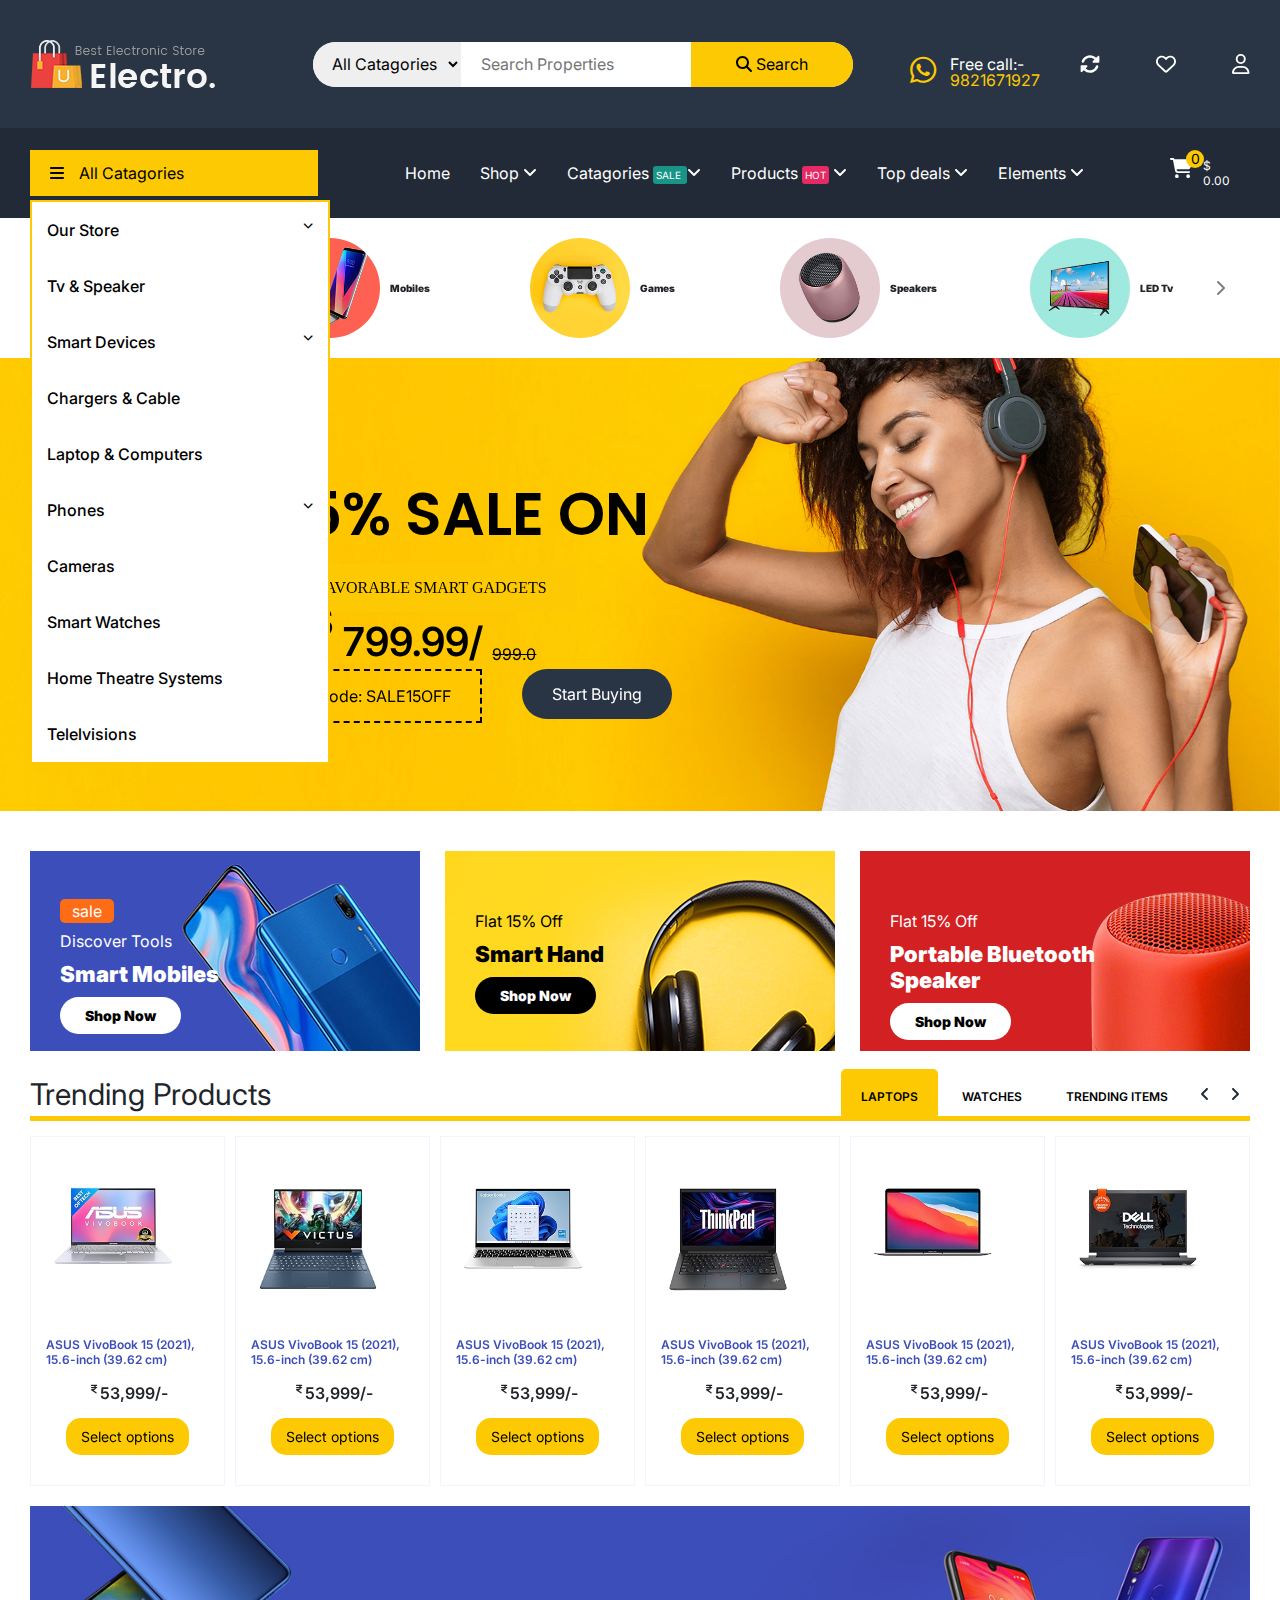
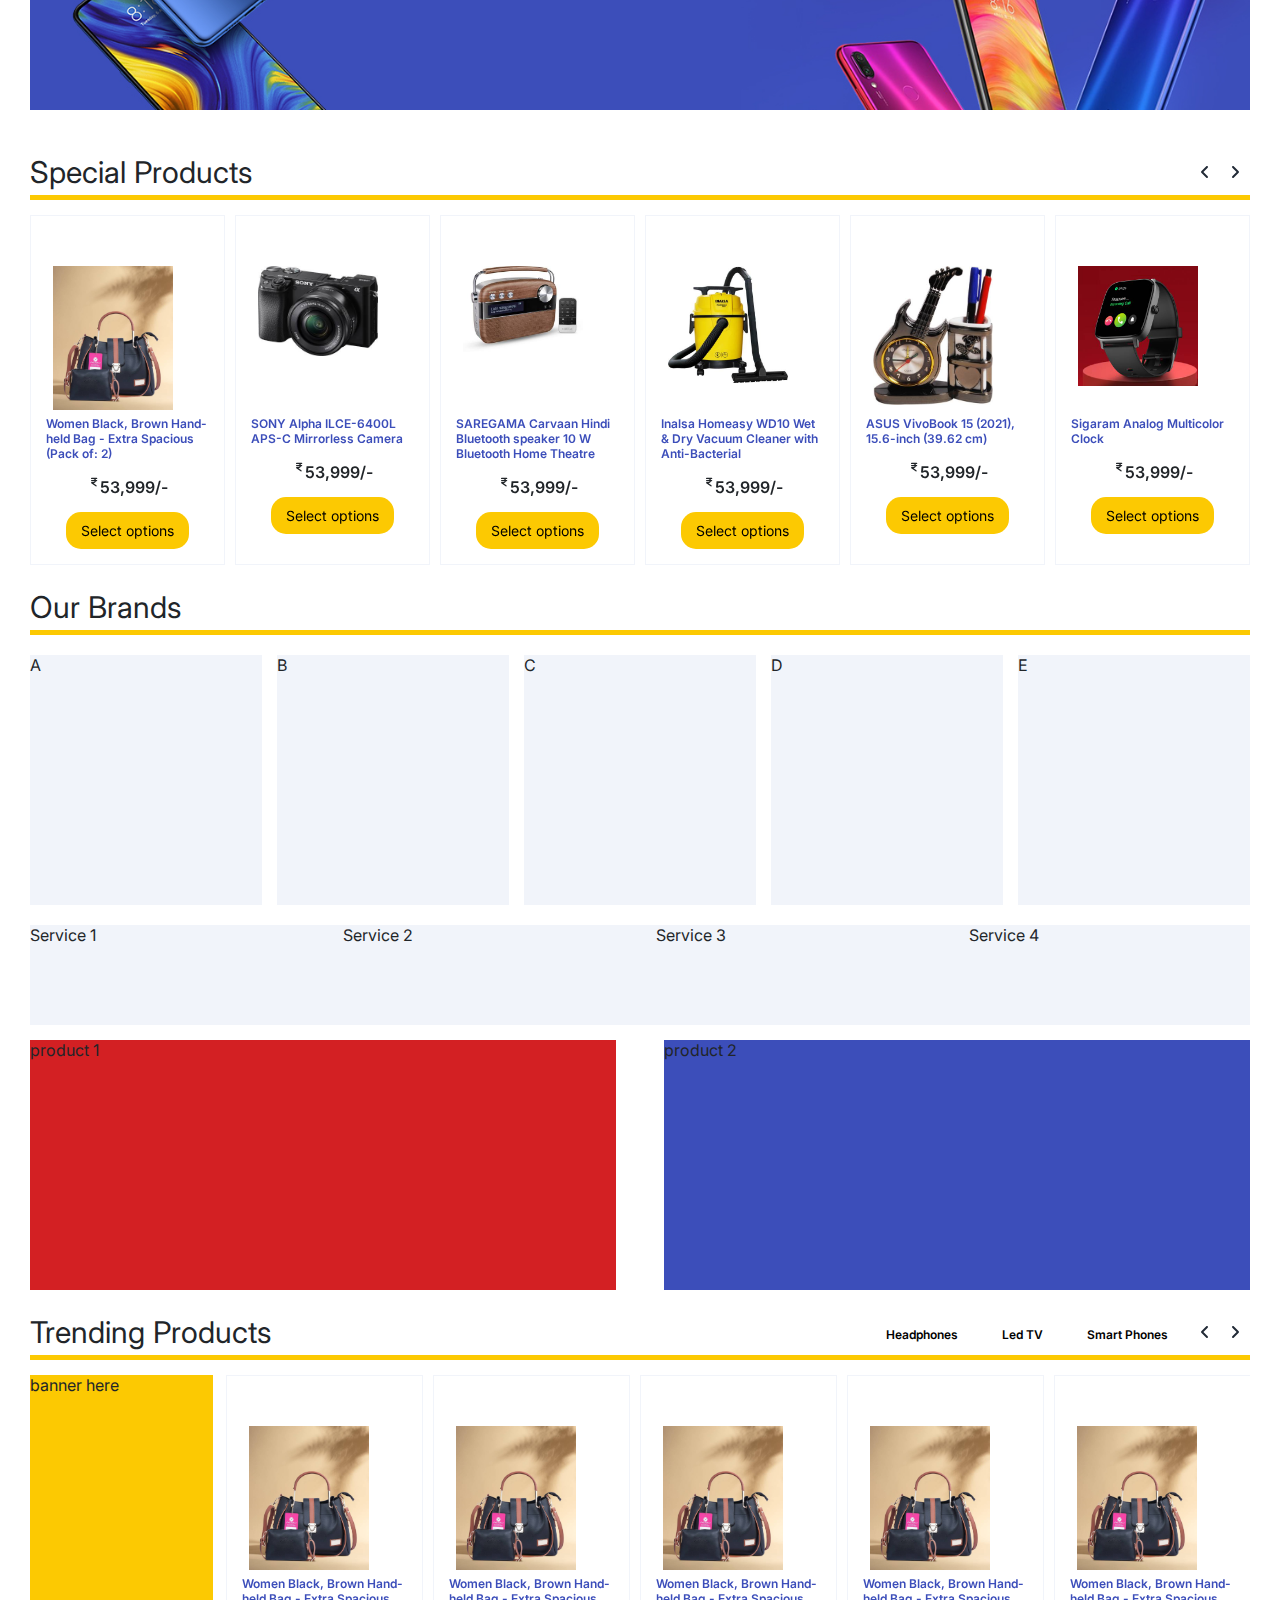
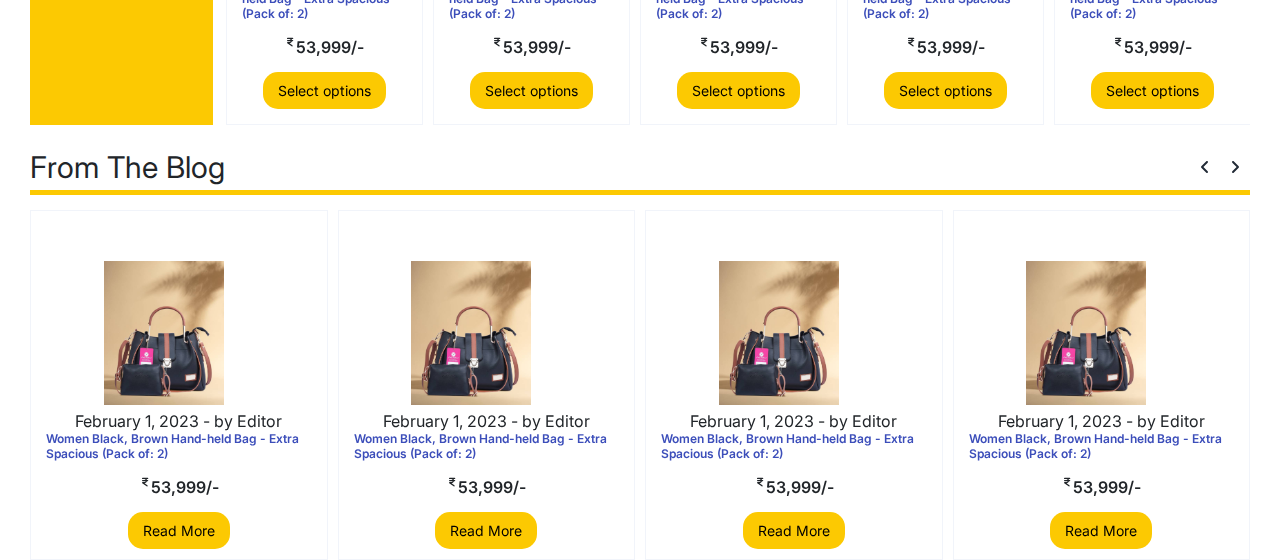
<file: index.html>
<!DOCTYPE html>
<html lang="en">
<head>
    <meta charset="UTF-8">
    <meta name="viewport" content="width=device-width, initial-scale=1.0">
    <title>Amit Template</title>

    <link rel="preconnect" href="https://fonts.googleapis.com">
    <link rel="preconnect" href="https://fonts.gstatic.com" crossorigin>
    <link href="https://fonts.googleapis.com/css2?family=Inter:wght@300;700&family=Oswald:wght@300;400&family=Roboto:wght@300&display=swap" rel="stylesheet">

    <link rel="stylesheet" href="./assets/others/fa/css/all.min.css">
    
    <link rel="preconnect" href="https://fonts.googleapis.com">
    <link rel="preconnect" href="https://fonts.gstatic.com" crossorigin>
    <link href="https://fonts.googleapis.com/css2?family=Inter:wght@300;700&family=Oswald:wght@300;400&family=Poppins:wght@600&family=Roboto:wght@300&display=swap" rel="stylesheet">
    <link rel="stylesheet" href="https://stackpath.bootstrapcdn.com/bootstrap/4.5.2/css/bootstrap.min.css">

    <script src="./assets/others/fa/js/all.min.js"></script>
    <script src="https://code.jquery.com/jquery-3.5.1.slim.min.js"></script>
    <script src="https://cdn.jsdelivr.net/npm/@popperjs/core@2.5.4/dist/umd/popper.min.js"></script>
    <script src="https://stackpath.bootstrapcdn.com/bootstrap/4.5.2/js/bootstrap.min.js"></script>

    <!-- CSS -->
    <link rel="stylesheet" href="./assets/others/OwlCarousel/dist/assets/owl.carousel.min.css">
    <link rel="stylesheet" href="./assets/others/OwlCarousel/dist/assets/owl.theme.default.min.css">
    <link rel="stylesheet" href="./assets/css/style.css">

    <!-- JavaScript -->
    <script src="./assets/js/jquery.min.js"></script>
    <script src="./assets/others/OwlCarousel/dist/owl.carousel.min.js"></script>
    

    <!--<script src="https://cdn.jsdelivr.net/npm/popper.js@1.12.9/dist/umd/popper.min.js" integrity="sha384-ApNbgh9B+Y1QKtv3Rn7W3mgPxhU9K/ScQsAP7hUibX39j7fakFPskvXusvfa0b4Q" crossorigin="anonymous"></script>
    <script src="https://cdn.jsdelivr.net/npm/bootstrap@4.0.0/dist/js/bootstrap.min.js" integrity="sha384-JZR6Spejh4U02d8jOt6vLEHfe/JQGiRRSQQxSfFWpi1MquVdAyjUar5+76PVCmYl" crossorigin="anonymous"></script>
-->
</head>
<body>
    <!--https://demo.templatemonster.com/demo/198900.html-->
    <!--https://demo.templatemonster.com/demo/62222.html-->
    <!--https://mobirise.com/free-template/app-showcase-demo/#-->
    <!--HEADER START-->
    <header>
        <div class="_container head">
            <img src="./assets/images/logo.png" alt="shop website">

            <div class="search">

                    <select name="" id="" class="dd">
                        <option value="">All Catagories</option>
                        <option value="">Our Store</option>
                            
                            <optgroup label="Tv & Speaker">
                                <option value="">Televisions</option>
                                <option value="">Tv & Audio Accessories</option>
                                <option value="">Party speakers</option>
                                <option value="">Home Threater System</option>
                            </optgroup>

                            <optgroup label="Smart Devices">
                                <option value="">Smart Cameras</option>
                                <option value="">Smart Speakers</option>
                                <option value="">Smart Phones</option>
                                <option value="">Smart Watches</option>
                                <option value="">Digital Watches</option>
                                <option value="">Smart Speakers</option>
                            </optgroup>

                    </select>
                
                <input type="text" placeholder="Search Properties" />

                <span class="btn">
                    <i class="fa-solid fa-magnifying-glass"></i>
                    Search
                </span>
            </div>
            
                <div class="socialicons">
                    
                    <a class="whatsapp" href="#">Free call:-</a>
                    <i class="fa-solid fa-rotate"></i>
                    <i class="fa-regular fa-heart"></i>
                    <i class="fa-regular fa-user"></i>

                </div>
        </div>

        <nav>
            <div class="_container">
            <!--   
                <div class="catagoerybtn">
                    <span>
                        <i class="fa-solid fa-bars"></i>
                        <p>All Catagories</p>
                    </span>
                </div>
            -->

            <div class="catagoerybtn">
                <span class="hamburg-icon"> 
                    <i class="fa-solid fa-bars"></i>
                </span>
                <span>
                        All Catagories
                </span>

                <div class="catagoerybtn_dd">
                  <ul>
                    <li><a href="" class="dd"> Our Store</a> 
                      <div class="submenu">
                        <div class="list">
                            <ul>
                              <li><a href="" class="title">Cameras</a></li>
                              <li><a href="">Backup Camera</a></li>
                              <li><a href="">Digital Camera</a></li>
                              <li><a href="">IP Camera</a></li>
                              <li><a href="">Movie Camera</a></li>
                            </ul>
                        </div>
                        <div class="list">
                          <ul>
                            <li><a href="" class="title">Phones</a></li>
                            <li><a href="">Basic Phones</a></li>
                            <li><a href="">Smart Phones</a></li>
                            <li><a href="">Feature Phones</a></li>
                          </ul>
                        </div>
                        <div class="list">
                          <ul>
                            <li><a href="" class="title">Tv & Speaker</a></li>
                            <li><a href="">Home Theatre System</a></li>
                            <li><a href="">Party Speakers</a></li>
                            <li><a href="">Televisions</a></li>
                            <li><a href="">Tv & Audio Accessories</a></li>
                          </ul>
                        </div>
                        <div class="list">
                          <ul>
                            <li><a href="" class="title">Smart Devices</a></li>
                            <li><a href="">Digital Watch</a></li>
                            <li><a href="">Smart Cameras</a></li>
                            <li><a href="">Smart Phones</a></li>
                            <li><a href="">Smart Speakers</a></li>
                          </ul>
                        </div>
                        <div class="list">
                          <ul>
                            <li><a href="" class="title">Smart Devices</a></li>
                            <li><a href="">Digital Watch</a></li>
                            <li><a href="">Smart Cameras</a></li>
                            <li><a href="">Smart Phones</a></li>
                            <li><a href="">Smart Speakers</a></li>
                          </ul>
                        </div>
                        <div class="list">
                          <ul>
                            <li><a href="" class="title">Cameras</a></li>
                            <li><a href="">Backup Camera</a></li>
                            <li><a href="">Digital Camera</a></li>
                            <li><a href="">IP Camera</a></li>
                            <li><a href="">Movie Camera</a></li>
                          </ul>
                        </div>
                      </div>
                    </li>
                    <li><a href="">Tv & Speaker</a></li>
                    <li> <a href="" class="dd"> Smart Devices </a>
                    
                      <div class="submenuB"> 
                        <div class="list">A</div>
                        <div class="list">B</div>
                        <div class="list">C</div>
                        <div class="list">D</div>
                      </div>
                    </li>
                    <li><a href="">Chargers & Cable</a></li>
                    <li><a href="">Laptop & Computers</a></li>
                    <li><a href="" class="dd">Phones</a></li>
                    <li><a href="">Cameras</a></li>
                    <li><a href="">Smart Watches</a></li>
                    <li><a href="">Home Theatre Systems</a></li>
                    <li><a href="">Telelvisions</a></li>
                  </ul>
                </div>

            </div>

            

                <div class="links">
                    <ul>
                        <li>Home</li>
                        <li>
                            <span> Shop </span>
                            <i class="fa-solid fa-angle-down"></i>
                        </li>
                        <li>
                            <span> Catagories </span>
                            <span class="greenbadage"> SALE </span> 
                            <i class="fa-solid fa-angle-down"></i>
                        </li>
                        <li>
                            <span> Products </span>
                            <span class="pinkbadage">HOT</span>
                            <i class="fa-solid fa-angle-down"></i>
                        </li>
                        <li>
                            <span> Top deals </span>
                            <i class="fa-solid fa-angle-down"></i>
                        </li>
                        <li>
                            <span>Elements</span>
                            <i class="fa-solid fa-angle-down"></i>
                        </li>
                    </ul>
                </div>

                <div class="cartbox">
                    <i class="fa-solid fa-cart-shopping"></i>
                    <span class="count">0</span>
                    <p>$ 0.00</p>
                </div>
            </div>
        </nav>
    </header>
    <!--HEADER END-->

    <!--PRODUCT AUTO SLIDER-->
    <section class="productslider">
        <div class="_container">
            <div id="multi-item-carousel" class="carousel slide" >
              <div class="carousel-inner">
                <div class="carousel-item active">
                  <div class="row">
                    <div class="col productcol">
                      <div class="productimg">
                        <img class="card-img-top" src="./assets/images/productslider/cat_1.jpg" alt="Slide 1">
                      </div>
                        <p>Laptops</p>
                    </div>
        
       
                    <div class="col productcol">
                      <div class="productimg">
                        <img class="card-img-top" src="./assets/images/productslider/cat_2.jpg" alt="Slide 1">
                      </div>
                      <p>Mobiles</p>
                    </div>
          
          
                    <div class="col productcol">
                      <div class="productimg">
                        <img class="card-img-top" src="./assets/images/productslider/cat_3.jpg" alt="Slide 1">
                      </div>
                      <p>Games</p>
                    </div>
          
                    <div class="col productcol">
                      <div class="productimg">
                        <img class="card-img-top" src="./assets/images/productslider/cat_4.jpg" alt="Slide 1">
                      </div>
                      <p>Speakers</p>
                    </div>
          
                    <div class="col productcol">
                      <div class="productimg">
                        <img class="card-img-top" src="./assets/images/productslider/cat_5.jpg" alt="Slide 1">
                      </div>
                      <p>LED Tv</p>
                    </div>
                    <!-- Repeat for additional items -->
                  </div>
                </div>
                <!-- Repeat for additional slides and items -->
          
                <div class="carousel-item">
                  <div class="row">
                    <div class="col productcol">
                      <div class="productimg">
                        <img class="card-img-top" src="./assets/images/productslider/cat_1.jpg" alt="Slide 1">
                      </div>
                      <p>Laptops</p>
                    </div>
          
                    <div class="col productcol">
                      <div class="productimg">
                        <img class="card-img-top" src="./assets/images/productslider/cat_2.jpg" alt="Slide 1">
                      </div>
                      <p>Mobiles</p>
                    </div>
          
                    <div class="col productcol">
                      <div class="productimg">
                        <img class="card-img-top" src="./assets/images/productslider/cat_3.jpg" alt="Slide 1">
                      </div>
                      <p>Games</p>
                    </div>
          
                    <div class="col productcol">
                      <div class="productimg">
                        <img class="card-img-top" src="./assets/images/productslider/cat_4.jpg" alt="Slide 1">
                      </div>
                      <p>Speakers</p>
                    </div>
          
                    <div class="col productcol">
                      <div class="productimg">
                        <img class="card-img-top" src="./assets/images/productslider/cat_5.jpg" alt="Slide 1">
                      </div>
                      <p>LED Tv</p>
                    </div>
                    <!-- Repeat for additional items -->
                  </div>
                </div>
                <!-- Repeat for additional slides and items -->
          
          
                <div class="carousel-item">
                  <div class="row">
                    <div class="col productcol">
                      <div class="productimg">
                        <img class="card-img-top" src="./assets/images/productslider/cat_1.jpg" alt="Slide 1">
                      </div>
                      <p>Laptops</p>
                    </div>
          
                    <div class="col productcol">
                      <div class="productimg">
                        <img class="card-img-top" src="./assets/images/productslider/cat_2.jpg" alt="Slide 1">
                      </div>
                      <p>Mobiles</p>
                    </div>
          
                    <div class="col productcol">
                      <div class="productimg">
                        <img class="card-img-top" src="./assets/images/productslider/cat_3.jpg" alt="Slide 1">
                      </div>
                      <p>Games</p>
                    </div>
          
                    <div class="col productcol">
                      <div class="productimg">
                        <img class="card-img-top" src="./assets/images/productslider/cat_4.jpg" alt="Slide 1">
                      </div>
                      <p>Speakers</p>
                    </div>
          
                    <div class="col productcol">
                      <div class="productimg">
                        <img class="card-img-top" src="./assets/images/productslider/cat_5.jpg" alt="Slide 1">
                      </div>
                      <p>LED Tv</p>
                    </div>
                    <!-- Repeat for additional items -->
                  </div>
                </div>
                <!-- Repeat for additional slides and items -->
          
                <div class="carousel-item">
                  <div class="row">
                    <div class="col productcol">
                      <div class="productimg">
                        <img class="card-img-top" src="./assets/images/productslider/cat_1.jpg" alt="Slide 1">
                      </div>
                      <p>Laptops</p>
                    </div>
          
                    <div class="col productcol">
                      <div class="productimg">
                        <img class="card-img-top" src="./assets/images/productslider/cat_2.jpg" alt="Slide 1">
                      </div>
                      <p>Mobiles</p>
                    </div>
          
                    <div class="col productcol">
                      <div class="productimg">
                        <img class="card-img-top" src="./assets/images/productslider/cat_3.jpg" alt="Slide 1">
                      </div>
                      <p>Games</p>
                    </div>
          
                    <div class="col productcol">
                      <div class="productimg">
                        <img class="card-img-top" src="./assets/images/productslider/cat_4.jpg" alt="Slide 1">
                      </div>
                      <p>Speakers</p>
                    </div>
          
                    <div class="col productcol">
                      <div class="productimg">
                        <img class="card-img-top" src="./assets/images/productslider/cat_5.jpg" alt="Slide 1">
                      </div>
                      <p>LED Tv</p>
                    </div>
                    <!-- Repeat for additional items -->
                  </div>
                </div>
                <!-- Repeat for additional slides and items -->
          
                <div class="carousel-item">
                  <div class="row">
                    <div class="col productcol">
                      <div class="productimg">
                        <img class="card-img-top" src="./assets/images/productslider/cat_1.jpg" alt="Slide 1">
                      </div>
                      <p>Laptops</p>
                    </div>
          
                    <div class="col productcol">
                      <div class="productimg">
                        <img class="card-img-top" src="./assets/images/productslider/cat_2.jpg" alt="Slide 1">
                      </div>
                      <p>Mobiles</p>
                    </div>
          
                    <div class="col productcol">
                      <div class="productimg">
                        <img class="card-img-top" src="./assets/images/productslider/cat_3.jpg" alt="Slide 1">
                      </div>
                      <p>Games</p>
                    </div>
          
                    <div class="col productcol">
                      <div class="productimg">
                        <img class="card-img-top" src="./assets/images/productslider/cat_4.jpg" alt="Slide 1">
                      </div>
                      <p>Speakers</p>
                    </div>
          
                    <div class="col productcol">
                      <div class="productimg">
                        <img class="card-img-top" src="./assets/images/productslider/cat_5.jpg" alt="Slide 1">
                      </div>
                      <p>LED Tv</p>
                    </div>
                    <!-- Repeat for additional items -->
                  </div>
                </div>
                <!-- Repeat for additional slides and items -->
          
                <div class="carousel-item">
                  <div class="row">
                    <div class="col productcol">
                      <div class="productimg">
                        <img class="card-img-top" src="./assets/images/productslider/cat_1.jpg" alt="Slide 1">
                      </div>
                      <p>Laptops</p>
                    </div>
          
                    <div class="col productcol">
                      <div class="productimg">
                        <img class="card-img-top" src="./assets/images/productslider/cat_2.jpg" alt="Slide 1">
                      </div>
                      <p>Mobiles</p>
                    </div>
          
                    <div class="col productcol">
                      <div class="productimg">
                        <img class="card-img-top" src="./assets/images/productslider/cat_3.jpg" alt="Slide 1">
                      </div>
                      <p>Games</p>
                    </div>
          
                    <div class="col productcol">
                      <div class="productimg">
                        <img class="card-img-top" src="./assets/images/productslider/cat_4.jpg" alt="Slide 1">
                      </div>
                      <p>Speakers</p>
                    </div>
          
                    <div class="col productcol">
                      <div class="productimg">
                        <img class="card-img-top" src="./assets/images/productslider/cat_5.jpg" alt="Slide 1">
                      </div>
                      <p>LED Tv</p>
                    </div>
                    <!-- Repeat for additional items -->
                  </div>
                </div>
                <!-- Repeat for additional slides and items -->
          
              </div>
              <a class="carousel-control-prev" href="#multi-item-carousel" role="button" data-slide="prev">
                <i class="fa-solid fa-chevron-left"></i>
              </a>
              <a class="carousel-control-next" href="#multi-item-carousel" role="button" data-slide="next">
                <i class="fa-solid fa-chevron-right"></i>
              </a>
            </div>

          </div>
    </section>
    <!--PRODUCT AUTO SLIDER END-->

    <!-- BANNER-->
    <!--data-bs-ride="carousel"-->
    <section>
            <div id="carouselExampleCaptions" class="carousel slide">
                <!--
                <div class="carousel-indicators">
                  <button type="button" data-bs-target="#carouselExampleCaptions" data-bs-slide-to="0" class="active" aria-current="true" aria-label="Slide 1"></button>
                  <button type="button" data-bs-target="#carouselExampleCaptions" data-bs-slide-to="1" aria-label="Slide 2"></button>
                  <button type="button" data-bs-target="#carouselExampleCaptions" data-bs-slide-to="2" aria-label="Slide 3"></button>
                </div>
                -->

                <div class="carousel-inner">
                  <div class="carousel-item active">
                    <img src="./assets/images/crousel/1.jpg" class="d-block w-100" alt="1">
                    <div class="carousel-caption d-none d-md-block slidertext1">
                        
                        <h1>GET 15% SALE ON</h1>

                        <div class="ctabtn">UNDER FAVORABLE SMART GADGETS</div>
                        <div class="cost">
                            <span class="fromtxt">from</span>
                            <span class="bigtxt">
                                <sup>$</sup> 799.99/
                            </span>
                            <sub><s>999.0</s></sub>
                        </div>

                        <div class="codebox">
                            Use Code: SALE15OFF
                        </div>

                        <a href="#">Start Buying</a>                    
                    </div>
                  </div>

                  <div class="carousel-item">
                    <img src="./assets/images/crousel/2.jpg" class="d-block w-100" alt="2">
                    <div class="carousel-caption d-none d-md-block slidertext2">
                        <div class="heading">GET 15% SALE ON</div>

                        <div class="ctabtn">UNDER FAVORABLE SMART GADGETS</div>

                        <div class="fromtxt">from</div>

                        <div class="cost">
                            <span class="bigtxt"><sup>$</sup> 799.99/</span>
                            <sub><s>999.0</s></sub>
                        </div>

                        <div class="codebox">
                            Use Code: SALE15OFF
                        </div>

                        <a href="#">Start Buying</a>                    
                    </div>
                  </div>
                </div>

                <button class="carousel-control-prev" type="button" href="#carouselExampleCaptions" data-slide="prev">
                    <span class="bannerbtn">
                        <i class="fa-solid fa-chevron-left"></i>
                    </span>
                </button>

                <button class="carousel-control-next" type="button" href="#carouselExampleCaptions" data-slide="next">
                    <span class="bannerbtn">
                        <i class="fa-solid fa-chevron-right"></i>
                    </span>
                </button>

              </div>

    </section>
    <!-- BANNER END-->
        <br>
    <!-- WEBSITE BODY -->
        <div class="mainbody">

            <div class="_container">
                <!--3 TOP PRODUCTS-->
                <section class="topproducts">
                    
                    <div class="item1">

                        <img src="./assets/images/topProduct1.jpg" alt="Mobile">

                        <div class="contentbox">
                            <span class="badage">sale</span>
                            <p>Discover Tools</p>
                            <h2>Smart Mobiles</h2>    
                            <a href="#">Shop Now</a>

                        </div>
                    </div>
                    
                    <div class="item2">

                        <img src="./assets/images/topProduct2.jpg" alt="headphones">

                        <div class="contentbox">
                            <p>Flat 15% Off</p>
                            <h2>Smart Hand</h2>
                            <a href="#">Shop Now</a>
                        </div>

                    </div>

                    <div class="item3">
                        
                        <img src="./assets/images/topProduct3.jpg" alt="Speakers">

                        <div class="contentbox">
                            <p>Flat 15% Off</p>
                            <h2>Portable Bluetooth Speaker</h2>
                            <a href="#">Shop Now</a>
                        </div>
                        
                    </div>
                </section>
                <!--PRODUCTS ENDS-->
                
                <!--TREND PRODUCT-->
                    <section class="tabsection">
                        <div class="tabhead">
                            <span class="heading">Trending Products</span>
                            <span class="navtab">
                                <button class="tabbutton" onclick="trendTab(this,'laptop')">LAPTOPS</button>
                                <button class="tabbutton" onclick="trendTab(this,'watch')">WATCHES</button>
                                <button class="tabbutton" onclick="trendTab(this,'trend')">TRENDING ITEMS</button>

                                <span class="arrowbtn owl-prev" href="#featuredproducts" role="button">
                                    <i class="fa-solid fa-angle-left"></i>
                                </span>

                                <span class="arrowbtn owl-next" href="#featuredproducts" role="button">
                                    <i class="fa-solid fa-angle-right"></i>
                                </span>
                            </span>
                        </div>

                        <div class="trendItems">

                            <div class="featured">

                                <!-- FEATURE PRODUCTS CROUSEL END --> 
                                
                                <div class="owl-carousel _laptops">
                                  
                                  <div class="item _fcarouselitem">
                                      <div class="image">
                                        <img src="./assets/images/computes/1.jpg" alt="img1">
                                        </div>

                                      <p class="discription"> ASUS VivoBook 15 (2021), 15.6-inch (39.62 cm)</p>
                                      <p class="cost">53,999/-</p>
                                      <input type="button" value="Select options" >
                                  </div>

                                  <div class="item _fcarouselitem">
                                    <div class="image">
                                      <img src="./assets/images/computes/2.jpg" alt="img1">
                                    </div>
                                    <p class="discription"> ASUS VivoBook 15 (2021), 15.6-inch (39.62 cm)</p>
                                    <p class="cost">53,999/-</p>
                                    <input type="button" value="Select options" >
                                </div>

                                  <div class="item _fcarouselitem">
                                    <div class="image">
                                      <img src="./assets/images/computes/3.jpg" alt="img1">
                                    </div>
                                    <p class="discription"> ASUS VivoBook 15 (2021), 15.6-inch (39.62 cm)</p>
                                    <p class="cost">53,999/-</p>
                                    <input type="button" value="Select options" >
                                </div>

                                <div class="item _fcarouselitem">
                                  <div class="image">
                                    <img src="./assets/images/computes/4.jpg" alt="img1">
                                    </div>
                                    <p class="discription"> ASUS VivoBook 15 (2021), 15.6-inch (39.62 cm)</p>
                                    <p class="cost">53,999/-</p>
                                    <input type="button" value="Select options" >
                                </div>

                                <div class="item _fcarouselitem">
                                  <div class="image">  
                                  <img src="./assets/images/computes/5.jpg" alt="img1">
                                  </div>  
                                  <p class="discription"> ASUS VivoBook 15 (2021), 15.6-inch (39.62 cm)</p>
                                    <p class="cost">53,999/-</p>
                                    <input type="button" value="Select options" >
                                </div>

                                <div class="item _fcarouselitem">
                                  <div class="image">
                                    <img src="./assets/images/computes/6.jpg" alt="img1">
                                  </div>
                                    <p class="discription"> ASUS VivoBook 15 (2021), 15.6-inch (39.62 cm)</p>
                                    <p class="cost">53,999/-</p>
                                    <input type="button" value="Select options" >
                                </div>

                                <div class="item _fcarouselitem">
                                  <div class="image">
                                  <img src="./assets/images/computes/7.jpg" alt="img1">
                                  </div>
                                  <p class="discription"> ASUS VivoBook 15 (2021), 15.6-inch (39.62 cm)</p>
                                  <p class="cost">53,999/-</p>
                                  <input type="button" value="Select options" >
                                </div>

                                <div class="item _fcarouselitem">
                                  <div class="image">
                                  <img src="./assets/images/computes/8.jpg" alt="img1">
                                  </div>
                                  <p class="discription"> ASUS VivoBook 15 (2021), 15.6-inch (39.62 cm)</p>
                                  <p class="cost">53,999/-</p>
                                  <input type="button" value="Select options" >
                                </div>

                                <div class="item _fcarouselitem">
                                  <div class="image">
                                  <img src="./assets/images/computes/9.jpg" alt="img1">
                                  </div>
                                  <p class="discription"> ASUS VivoBook 15 (2021), 15.6-inch (39.62 cm)</p>
                                  <p class="cost">53,999/-</p>
                                  <input type="button" value="Select options" >
                                </div>

                                <div class="item _fcarouselitem">
                                  <div class="image">
                                  <img src="./assets/images/computes/10.jpg" alt="img1">
                                  </div>
                                  <p class="discription"> ASUS VivoBook 15 (2021), 15.6-inch (39.62 cm)</p>
                                  <p class="cost">53,999/-</p>
                                  <input type="button" value="Select options" >
                                </div>

                                <div class="item _fcarouselitem">
                                  <div class="image">
                                  <img src="./assets/images/computes/11.jpg" alt="img1">
                                  </div>
                                  <p class="discription"> ASUS VivoBook 15 (2021), 15.6-inch (39.62 cm)</p>
                                  <p class="cost">53,999/-</p>
                                  <input type="button" value="Select options" >
                                </div>

                                <div class="item _fcarouselitem">
                                  <div class="image">
                                  <img src="./assets/images/computes/12.jpg" alt="img1">
                                  </div>
                                  <p class="discription"> ASUS VivoBook 15 (2021), 15.6-inch (39.62 cm)</p>
                                  <p class="cost">53,999/-</p>
                                  <input type="button" value="Select options" >
                                </div>

                                <div class="item _fcarouselitem">
                                  <div class="image">
                                  <img src="./assets/images/computes/13.jpg" alt="img1">
                                  </div>
                                  <p class="discription"> ASUS VivoBook 15 (2021), 15.6-inch (39.62 cm)</p>
                                  <p class="cost">53,999/-</p>
                                  <input type="button" value="Select options" >
                                </div>

                                <div class="item _fcarouselitem">
                                  <div class="image">
                                  <img src="./assets/images/computes/14.jpg" alt="img1">
                                  </div>
                                  <p class="discription"> ASUS VivoBook 15 (2021), 15.6-inch (39.62 cm)</p>
                                  <p class="cost">53,999/-</p>
                                  <input type="button" value="Select options" >
                                </div>

                                <div class="item _fcarouselitem">
                                  <div class="image">
                                  <img src="./assets/images/computes/15.jpg" alt="img1">
                                  </div>
                                  <p class="discription"> ASUS VivoBook 15 (2021), 15.6-inch (39.62 cm)</p>
                                  <p class="cost">53,999/-</p>
                                  <input type="button" value="Select options" >
                                </div>

                                <div class="item _fcarouselitem">
                                  <div class="image">
                                  <img src="./assets/images/computes/16.jpg" alt="img1">
                                  </div>
                                  <p class="discription"> ASUS VivoBook 15 (2021), 15.6-inch (39.62 cm)</p>
                                  <p class="cost">53,999/-</p>
                                  <input type="button" value="Select options" >
                                </div>

                                <div class="item _fcarouselitem">
                                  <div class="image">
                                  <img src="./assets/images/computes/17.jpg" alt="img1">
                                  </div>
                                  <p class="discription"> ASUS VivoBook 15 (2021), 15.6-inch (39.62 cm)</p>
                                  <p class="cost">53,999/-</p>
                                  <input type="button" value="Select options" >
                                </div>

                              </div>
                                 <!-- Add more items as needed -->                   

                                <!-- FEATURE PRODUCTS CROUSEL END -->
                            </div>
    
                            <div class="seller">
                                

                                <!--WATCHES-->

                                <div class="owl-carousel _watch">
                                  
                                  <div class="item carouselitem">
                                      <div class="image">
                                        <img src="./assets/images/watch/1.jpg" alt="img1">
                                      </div>
                                      <p class="discription"> ASUS VivoBook 15 (2021), 15.6-inch (39.62 cm)</p>
                                      <p class="cost">53,999/-</p>
                                      <input type="button" value="Select options" >
                                  </div>

                                  <div class="item carouselitem">
                                    <div class="image">
                                      <img src="./assets/images/watch/2.jpg" alt="img1">
                                    </div>
                                    <p class="discription"> ASUS VivoBook 15 (2021), 15.6-inch (39.62 cm)</p>
                                    <p class="cost">53,999/-</p>
                                    <input type="button" value="Select options" >
                                  </div>

                                  <div class="item carouselitem">
                                    <div class="image">
                                      <img src="./assets/images/watch/3.jpg" alt="img1">
                                    </div>
                                    <p class="discription"> ASUS VivoBook 15 (2021), 15.6-inch (39.62 cm)</p>
                                    <p class="cost">53,999/-</p>
                                    <input type="button" value="Select options" >
                                  </div>

                                  <div class="item carouselitem">
                                    <div class="image">
                                      <img src="./assets/images/watch/3.jpg" alt="img1">
                                    </div>
                                    <p class="discription"> ASUS VivoBook 15 (2021), 15.6-inch (39.62 cm)</p>
                                    <p class="cost">53,999/-</p>
                                    <input type="button" value="Select options" >
                                  </div>

                                  <div class="item carouselitem">
                                    <div class="image">
                                      <img src="./assets/images/watch/4.jpg" alt="img1">
                                    </div>
                                    <p class="discription"> ASUS VivoBook 15 (2021), 15.6-inch (39.62 cm)</p>
                                    <p class="cost">53,999/-</p>
                                    <input type="button" value="Select options" >
                                  </div>

                                  <div class="item carouselitem">
                                    <div class="image">
                                      <img src="./assets/images/watch/5.jpg" alt="img1">
                                    </div>
                                    <p class="discription"> ASUS VivoBook 15 (2021), 15.6-inch (39.62 cm)</p>
                                    <p class="cost">53,999/-</p>
                                    <input type="button" value="Select options" >
                                  </div>

                                  <div class="item carouselitem">
                                    <div class="image">
                                      <img src="./assets/images/watch/6.jpg" alt="img1">
                                    </div>
                                    <p class="discription"> ASUS VivoBook 15 (2021), 15.6-inch (39.62 cm)</p>
                                    <p class="cost">53,999/-</p>
                                    <input type="button" value="Select options" >
                                  </div>

                                  <div class="item carouselitem">
                                    <div class="image">
                                      <img src="./assets/images/watch/7.jpg" alt="img1">
                                    </div>
                                    <p class="discription"> ASUS VivoBook 15 (2021), 15.6-inch (39.62 cm)</p>
                                    <p class="cost">53,999/-</p>
                                    <input type="button" value="Select options" >
                                  </div>

                                  <div class="item carouselitem">
                                    <div class="image">
                                      <img src="./assets/images/watch/8.jpg" alt="img1">
                                    </div>
                                    <p class="discription"> ASUS VivoBook 15 (2021), 15.6-inch (39.62 cm)</p>
                                    <p class="cost">53,999/-</p>
                                    <input type="button" value="Select options" >
                                  </div>

                                  <div class="item carouselitem">
                                    <div class="image">
                                      <img src="./assets/images/watch/9.jpg" alt="img1">
                                    </div>
                                    <p class="discription"> ASUS VivoBook 15 (2021), 15.6-inch (39.62 cm)</p>
                                    <p class="cost">53,999/-</p>
                                    <input type="button" value="Select options" >
                                  </div>

                                  <div class="item carouselitem">
                                    <div class="image">
                                      <img src="./assets/images/watch/10.jpg" alt="img1">
                                    </div>
                                    <p class="discription"> ASUS VivoBook 15 (2021), 15.6-inch (39.62 cm)</p>
                                    <p class="cost">53,999/-</p>
                                    <input type="button" value="Select options" >
                                  </div>

                                  <div class="item carouselitem">
                                    <div class="image">
                                      <img src="./assets/images/watch/11.jpg" alt="img1">
                                    </div>
                                    <p class="discription"> ASUS VivoBook 15 (2021), 15.6-inch (39.62 cm)</p>
                                    <p class="cost">53,999/-</p>
                                    <input type="button" value="Select options" >
                                  </div>

                                  <div class="item carouselitem">
                                    <div class="image">
                                      <img src="./assets/images/watch/12.jpg" alt="img1">
                                    </div>
                                    <p class="discription"> ASUS VivoBook 15 (2021), 15.6-inch (39.62 cm)</p>
                                    <p class="cost">53,999/-</p>
                                    <input type="button" value="Select options" >
                                  </div>

                                  <div class="item carouselitem">
                                    <div class="image">
                                      <img src="./assets/images/watch/13.jpg" alt="img1">
                                    </div>
                                    <p class="discription"> ASUS VivoBook 15 (2021), 15.6-inch (39.62 cm)</p>
                                    <p class="cost">53,999/-</p>
                                    <input type="button" value="Select options" >
                                  </div>                                  
                                  
                                  <div class="item carouselitem">
                                    <div class="image">
                                      <img src="./assets/images/watch/14.jpg" alt="img1">
                                    </div>
                                    <p class="discription"> ASUS VivoBook 15 (2021), 15.6-inch (39.62 cm)</p>
                                    <p class="cost">53,999/-</p>
                                    <input type="button" value="Select options" >
                                  </div>                              

                                  <div class="item carouselitem">
                                    <div class="image">
                                      <img src="./assets/images/watch/15.jpg" alt="img1">
                                    </div>
                                    <p class="discription"> ASUS VivoBook 15 (2021), 15.6-inch (39.62 cm)</p>
                                    <p class="cost">53,999/-</p>
                                    <input type="button" value="Select options" >
                                  </div>

                                  <div class="item carouselitem">
                                    <div class="image">
                                      <img src="./assets/images/watch/16.jpg" alt="img1">
                                    </div>
                                    <p class="discription"> ASUS VivoBook 15 (2021), 15.6-inch (39.62 cm)</p>
                                    <p class="cost">53,999/-</p>
                                    <input type="button" value="Select options" >
                                  </div>

                                  <div class="item carouselitem">
                                    <div class="image">
                                      <img src="./assets/images/watch/17.jpg" alt="img1">
                                    </div>
                                    <p class="discription"> ASUS VivoBook 15 (2021), 15.6-inch (39.62 cm)</p>
                                    <p class="cost">53,999/-</p>
                                    <input type="button" value="Select options" >
                                  </div>

                                  <div class="item carouselitem">
                                    <div class="image">
                                      <img src="./assets/images/watch/18.jpg" alt="img1">
                                    </div>
                                    <p class="discription"> ASUS VivoBook 15 (2021), 15.6-inch (39.62 cm)</p>
                                    <p class="cost">53,999/-</p>
                                    <input type="button" value="Select options" >
                                  </div>

                                  <div class="item carouselitem">
                                    <div class="image">
                                      <img src="./assets/images/watch/19.jpg" alt="img1">
                                    </div>
                                    <p class="discription"> ASUS VivoBook 15 (2021), 15.6-inch (39.62 cm)</p>
                                    <p class="cost">53,999/-</p>
                                    <input type="button" value="Select options" >
                                  </div>

                                  <div class="item carouselitem">
                                    <div class="image">
                                      <img src="./assets/images/watch/20.jpg" alt="img1">
                                    </div>
                                    <p class="discription"> ASUS VivoBook 15 (2021), 15.6-inch (39.62 cm)</p>
                                    <p class="cost">53,999/-</p>
                                    <input type="button" value="Select options" >
                                  </div>

                                </div>
                                <!--WATCHES END-->
                            </div>
                            <div class="trend">
                              <!--Trending Items-->
                                <div class="owl-carousel _trenditem">
                                  <div class="item carouselitem">
                                      <div class="image">
                                        <img src="./assets/images/trending_items/bags.jpeg" alt="img1">
                                      </div>
                                      <p class="discription">Women Black, Brown Hand-held Bag - Extra Spacious  (Pack of: 2)</p>
                                      <p class="cost">53,999/-</p>
                                      <input type="button" value="Select options" />
                                  </div>

                                  <div class="item carouselitem">
                                    <div class="image">
                                      <img src="./assets/images/trending_items/camera.jpeg" alt="img1">
                                    </div>
                                    <p class="discription">SONY Alpha ILCE-6400L APS-C Mirrorless Camera </p>
                                    <p class="cost">53,999/-</p>
                                    <input type="button" value="Select options" />
                                  </div>

                                  <div class="item carouselitem">
                                    <div class="image">
                                      <img src="./assets/images/trending_items/caravaan.jpeg" alt="img1">
                                    </div>
                                    <p class="discription">SAREGAMA Carvaan Hindi Bluetooth speaker 10 W Bluetooth Home Theatre</p>
                                    <p class="cost">53,999/-</p>
                                    <input type="button" value="Select options" />
                                  </div>

                                  <div class="item carouselitem">
                                    <div class="image">
                                      <img src="./assets/images/trending_items/cleaner.jpeg" alt="img1">
                                    </div>
                                    <p class="discription">Inalsa Homeasy WD10 Wet & Dry Vacuum Cleaner with Anti-Bacterial</p>
                                    <p class="cost">53,999/-</p>
                                    <input type="button" value="Select options" />
                                  </div>

                                  <div class="item carouselitem">
                                    <div class="image">
                                      <img src="./assets/images/trending_items/clock.jpeg" alt="img1">
                                    </div>
                                    <p class="discription"> ASUS VivoBook 15 (2021), 15.6-inch (39.62 cm)</p>
                                    <p class="cost">53,999/-</p>
                                    <input type="button" value="Select options" />
                                  </div>

                                  <div class="item carouselitem">
                                    <div class="image">
                                      <img src="./assets/images/trending_items/digitalwatch.jpeg" alt="img1">
                                    </div>
                                    <p class="discription">Sigaram Analog Multicolor Clock</p>
                                    <p class="cost">53,999/-</p>
                                    <input type="button" value="Select options" />
                                  </div>

                                  <div class="item carouselitem">
                                    <div class="image">
                                      <img src="./assets/images/trending_items/drone.jpeg" alt="img1">
                                    </div>
                                    <p class="discription">Raghuwanshi HDCamera For Kids And Adults Rc Drone 4K Camera</p>
                                    <p class="cost">53,999/-</p>
                                    <input type="button" value="Select options" />
                                </div>

                                <div class="item carouselitem">
                                  <div class="image">
                                    <img src="./assets/images/trending_items/iron.jpeg" alt="img1">
                                  </div>
                                  <p class="discription">Nova Plus Amaze NI 10 1100 W Dry Iron  (Grey & Turquoise)</p>
                                  <p class="cost">53,999/-</p>
                                  <input type="button" value="Select options" />
                              </div>

                              <div class="item carouselitem">
                                <div class="image">
                                  <img src="./assets/images/trending_items/jacket.jpeg" alt="img1">
                                </div>
                                <p class="discription">Men Solid Casual Jacket</p>
                                <p class="cost">53,999/-</p>
                                <input type="button" value="Select options" />
                            </div>

                            <div class="item carouselitem">
                              <div class="image">
                                <img src="./assets/images/trending_items/minicamera.jpeg" alt="img1">
                              </div>
                              <p class="discription">FUJIFILM Instax Mini 9 Instant Camera (Blue)</p>
                              <p class="cost">53,999/-</p>
                              <input type="button" value="Select options" />
                          </div>

                          <div class="item carouselitem">
                            <div class="image">
                              <img src="./assets/images/trending_items/perfume.jpeg" alt="img1">
                            </div>
                            <p class="discription">Wild Stone for Men, Ultra Sensual, 100ml Eau de Parfum - 100 ml</p>
                            <p class="cost">53,999/-</p>
                            <input type="button" value="Select options" />
                        </div>

                        <div class="item carouselitem">
                          <div class="image">
                            <img src="./assets/images/trending_items/perfume2.jpeg" alt="img1">
                          </div>
                          <p class="discription"> ASUS VivoBook 15 (2021), 15.6-inch (39.62 cm)</p>
                          <p class="cost">53,999/-</p>
                          <input type="button" value="Select options" />
                        </div>

                        <div class="item carouselitem">
                          <div class="image">
                            <img src="./assets/images/trending_items/powerbank.jpeg" alt="img1">
                          </div>
                          <p class="discription">Callmate 20000 mAh 15 W Power Bank</p>
                          <p class="cost">53,999/-</p>
                          <input type="button" value="Select options" />
                        </div>

                        <div class="item carouselitem">
                          <div class="image">
                            <img src="./assets/images/trending_items/shoes.jpeg" alt="img1">
                          </div>
                          <p class="discription">JOLT 4 Running Shoes For Women (Grey)</p>
                          <p class="cost">53,999/-</p>
                          <input type="button" value="Select options" />
                        </div>

                        <div class="item carouselitem">
                          <div class="image">
                            <img src="./assets/images/trending_items/swingmachine.jpeg" alt="img1">
                          </div>
                          <p class="discription">USHA Allure DLX Electric Sewing Machine( Built-in Stitches 21)</p>
                          <p class="cost">53,999/-</p>
                          <input type="button" value="Select options" />
                        </div>

                        <div class="item carouselitem">
                          <div class="image">
                            <img src="./assets/images/trending_items/toy.jpeg" alt="img1">
                          </div>
                          <p class="discription"> BOZICA Best Baby Gift Learning educational Assembling creative blocks construction</p>
                          <p class="cost">53,999/-</p>
                          <input type="button" value="Select options" />
                        </div>

                        <div class="item carouselitem">
                          <div class="image">
                            <img src="./assets/images/trending_items/toycar.jpeg" alt="img1">
                          </div>
                          <p class="discription">fizz Mini Monster Trucks Friction Powered Cars for Kids</p>
                          <p class="cost">53,999/-</p>
                          <input type="button" value="Select options" />
                        </div>

                      </div>        
                      <!--Trending Products-->
                    </div>
                </div>

              </section>
                <!--TREND PRODUCT ENDS-->
            
                <div class="banner">
                  <img src="./assets/images/banner.jpg" alt="banner">
                </div>

                <section class="tabsection">

                  <div class="tabhead">
                    <span class="heading">Special Products</span>
                    <span class="navtab">
                        <span class="arrowbtn _productprev" role="button">
                            <i class="fa-solid fa-angle-left"></i>
                        </span>

                        <span class="arrowbtn _productnext" role="button">
                            <i class="fa-solid fa-angle-right"></i>
                        </span>
                    </span>
                </div>

                      <div class="owl-carousel _newProducts">
                                <div class="item carouselitem">
                                  <div class="image">
                                        <img src="./assets/images/trending_items/bags.jpeg" alt="img1">
                                      </div>
                                      <p class="discription">Women Black, Brown Hand-held Bag - Extra Spacious  (Pack of: 2)</p>
                                      <p class="cost">53,999/-</p>
                                      <input type="button" value="Select options" />
                                  </div>

                                  <div class="item carouselitem">
                                    <div class="image">
                                      <img src="./assets/images/trending_items/camera.jpeg" alt="img1">
                                    </div>
                                    <p class="discription">SONY Alpha ILCE-6400L APS-C Mirrorless Camera </p>
                                    <p class="cost">53,999/-</p>
                                    <input type="button" value="Select options" />
                                  </div>

                                  <div class="item carouselitem">
                                    <div class="image">
                                      <img src="./assets/images/trending_items/caravaan.jpeg" alt="img1">
                                    </div>
                                    <p class="discription">SAREGAMA Carvaan Hindi Bluetooth speaker 10 W Bluetooth Home Theatre</p>
                                    <p class="cost">53,999/-</p>
                                    <input type="button" value="Select options" />
                                  </div>

                                  <div class="item carouselitem">
                                    <div class="image">
                                      <img src="./assets/images/trending_items/cleaner.jpeg" alt="img1">
                                    </div>
                                    <p class="discription">Inalsa Homeasy WD10 Wet & Dry Vacuum Cleaner with Anti-Bacterial</p>
                                    <p class="cost">53,999/-</p>
                                    <input type="button" value="Select options" />
                                  </div>

                                  <div class="item carouselitem">
                                    <div class="image">
                                      <img src="./assets/images/trending_items/clock.jpeg" alt="img1">
                                    </div>
                                    <p class="discription"> ASUS VivoBook 15 (2021), 15.6-inch (39.62 cm)</p>
                                    <p class="cost">53,999/-</p>
                                    <input type="button" value="Select options" />
                                  </div>

                                  <div class="item carouselitem">
                                    <div class="image">
                                      <img src="./assets/images/trending_items/digitalwatch.jpeg" alt="img1">
                                    </div>
                                    <p class="discription">Sigaram Analog Multicolor Clock</p>
                                    <p class="cost">53,999/-</p>
                                    <input type="button" value="Select options" />
                                  </div>

                                  <div class="item carouselitem">
                                    <div class="image">
                                      <img src="./assets/images/trending_items/drone.jpeg" alt="img1">
                                    </div>
                                    <p class="discription">Raghuwanshi HDCamera For Kids And Adults Rc Drone 4K Camera</p>
                                    <p class="cost">53,999/-</p>
                                    <input type="button" value="Select options" />
                                </div>

                                <div class="item carouselitem">
                                  <div class="image">
                                    <img src="./assets/images/trending_items/iron.jpeg" alt="img1">
                                  </div>
                                  <p class="discription">Nova Plus Amaze NI 10 1100 W Dry Iron  (Grey & Turquoise)</p>
                                  <p class="cost">53,999/-</p>
                                  <input type="button" value="Select options" />
                              </div>

                                  <div class="item carouselitem">
                                    <div class="image">
                                      <img src="./assets/images/trending_items/jacket.jpeg" alt="img1">
                                    </div>
                                    <p class="discription">Men Solid Casual Jacket</p>
                                    <p class="cost">53,999/-</p>
                                    <input type="button" value="Select options" />
                                </div>

                                <div class="item carouselitem">
                                  <div class="image">
                                    <img src="./assets/images/trending_items/minicamera.jpeg" alt="img1">
                                  </div>
                                  <p class="discription">FUJIFILM Instax Mini 9 Instant Camera (Blue)</p>
                                  <p class="cost">53,999/-</p>
                                  <input type="button" value="Select options" />
                              </div>

                              <div class="item carouselitem">
                                <div class="image">
                                  <img src="./assets/images/trending_items/perfume.jpeg" alt="img1">
                                </div>
                                <p class="discription">Wild Stone for Men, Ultra Sensual, 100ml Eau de Parfum - 100 ml</p>
                                <p class="cost">53,999/-</p>
                                <input type="button" value="Select options" />
                            </div>

                            <div class="item carouselitem">
                              <div class="image">
                                <img src="./assets/images/trending_items/perfume2.jpeg" alt="img1">
                              </div>
                              <p class="discription"> ASUS VivoBook 15 (2021), 15.6-inch (39.62 cm)</p>
                              <p class="cost">53,999/-</p>
                              <input type="button" value="Select options" />
                            </div>

                            <div class="item carouselitem">
                              <div class="image">
                                <img src="./assets/images/trending_items/powerbank.jpeg" alt="img1">
                              </div>
                              <p class="discription">Callmate 20000 mAh 15 W Power Bank</p>
                              <p class="cost">53,999/-</p>
                              <input type="button" value="Select options" />
                            </div>

                            <div class="item carouselitem">
                              <div class="image">
                                <img src="./assets/images/trending_items/shoes.jpeg" alt="img1">
                              </div>
                              <p class="discription">JOLT 4 Running Shoes For Women (Grey)</p>
                              <p class="cost">53,999/-</p>
                              <input type="button" value="Select options" />
                            </div>

                            <div class="item carouselitem">
                              <div class="image">
                                <img src="./assets/images/trending_items/swingmachine.jpeg" alt="img1">
                              </div>
                              <p class="discription">USHA Allure DLX Electric Sewing Machine( Built-in Stitches 21)</p>
                              <p class="cost">53,999/-</p>
                              <input type="button" value="Select options" />
                            </div>

                            <div class="item carouselitem">
                              <div class="image">
                                <img src="./assets/images/trending_items/toy.jpeg" alt="img1">
                              </div>
                              <p class="discription"> BOZICA Best Baby Gift Learning educational Assembling creative blocks construction</p>
                              <p class="cost">53,999/-</p>
                              <input type="button" value="Select options" />
                            </div>

                            <div class="item carouselitem">
                              <div class="image">
                                <img src="./assets/images/trending_items/toycar.jpeg" alt="img1">
                              </div>
                              <p class="discription">fizz Mini Monster Trucks Friction Powered Cars for Kids</p>
                              <p class="cost">53,999/-</p>
                              <input type="button" value="Select options" />
                            </div>

                          </div>
                </section>

                <section class="tabsection">

                  <div class="tabhead">
                    <span class="heading">Our Brands</span>
                    <!--
                      <span class="navtab">
                        <span class="arrowbtn _productprev" role="button">
                            <i class="fa-solid fa-angle-left"></i>
                        </span>

                        <span class="arrowbtn _productnext" role="button">
                            <i class="fa-solid fa-angle-right"></i>
                        </span>
                    </span>
                    -->
  
                  </div>

                    <div class="brands">
                      
                      <div class="item">A</div>
                      <div class="item">B</div>
                      <div class="item">C</div>
                      <div class="item">D</div>
                      <div class="item">E</div>
                    </div>

                <section>

                <section class="services">

                  <div class="item">Service 1</div>
                  <div class="item">Service 2</div>
                  <div class="item">Service 3</div>
                  <div class="item">Service 4</div>
                
                </section>

                <section class="bestProducts">
                  <!--2 products-->
                  <div class="item p_speaker">product 1</div>
                  <div class="item p_watch">product 2</div>
                </section>


                <!--Trending Crousel-->
                <section class="tabsection">

                  <div class="tabhead">
                    <span class="heading">Trending Products</span>
                    <span class="navtab">

                        <button class="tabbutton" onclick="trendTab(this,'laptop')">Headphones</button>
                        <button class="tabbutton" onclick="trendTab(this,'watch')">Led TV</button>
                        <button class="tabbutton" onclick="trendTab(this,'trend')">Smart Phones</button>

                        <span class="arrowbtn _productprev" role="button">
                            <i class="fa-solid fa-angle-left"></i>
                        </span>

                        <span class="arrowbtn _productnext" role="button">
                            <i class="fa-solid fa-angle-right"></i>
                        </span>
                    </span>
                  </div>


                  <div class="crouselwrapper">

                      <div class="staticBanner">
                         banner here
                      </div>

                      <div class="owl-carousel _trendingProducts">
                                <div class="item carouselitem">
                                  <div class="image">
                                        <img src="./assets/images/trending_items/bags.jpeg" alt="img1">
                                      </div>
                                      <p class="discription">Women Black, Brown Hand-held Bag - Extra Spacious  (Pack of: 2)</p>
                                      <p class="cost">53,999/-</p>
                                      <input type="button" value="Select options" />
                                  </div>
                      </div>
                    
                  </div>

                  </section>
                  <!--Trending Crousel End-->

                  <!--Blog Crousel-->

                  <section class="tabsection">

                    <div class="tabhead">
                      <span class="heading">From The Blog </span>
                      <span class="navtab">

                          <span class="arrowbtn _productprev" role="button">
                              <i class="fa-solid fa-angle-left"></i>
                          </span>
  
                          <span class="arrowbtn _productnext" role="button">
                              <i class="fa-solid fa-angle-right"></i>
                          </span>
                      </span>
                    </div>
  
  
                    <div class="crouselwrapper">
  
                        <div class="owl-carousel _blogCrousel">
                                  <div class="item carouselitem">
                                    <div class="image">
                                          <img src="./assets/images/trending_items/bags.jpeg" alt="img1">
                                        </div>
                                        <p class="date">February 1, 2023 - by Editor</p>
                                        <p class="discription">Women Black, Brown Hand-held Bag - Extra Spacious  (Pack of: 2)</p>
                                        <p class="cost">53,999/-</p>
                                        <input type="button" value="Read More" />
                                    </div>
                          </div>
                      
                    </div>
  
                    </section>

                  <!--Blog Crousel End-->
              </div>

        </div>
        
    <!--WEBSITE BODY AREA ENDS-->
    
    <script src="./assets/js/code.js"></script>
   
</body>
</html>
</file>
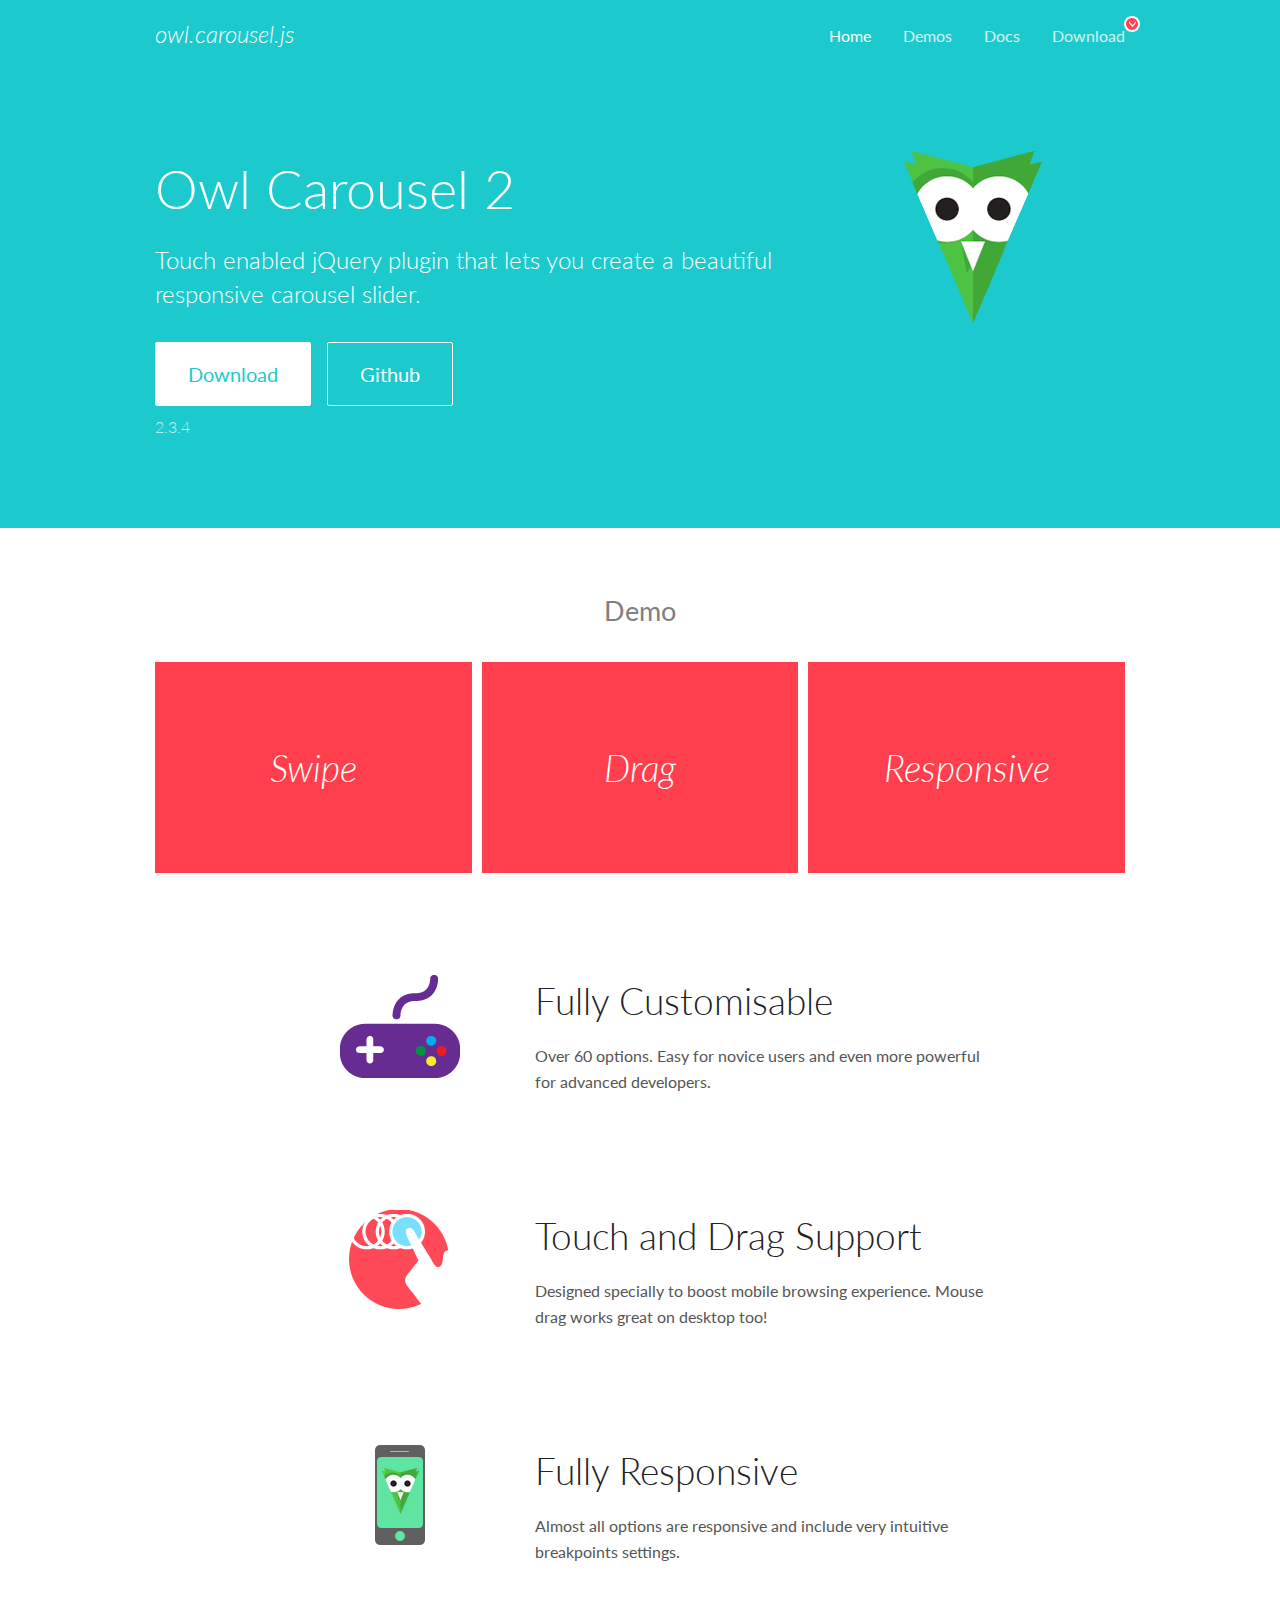
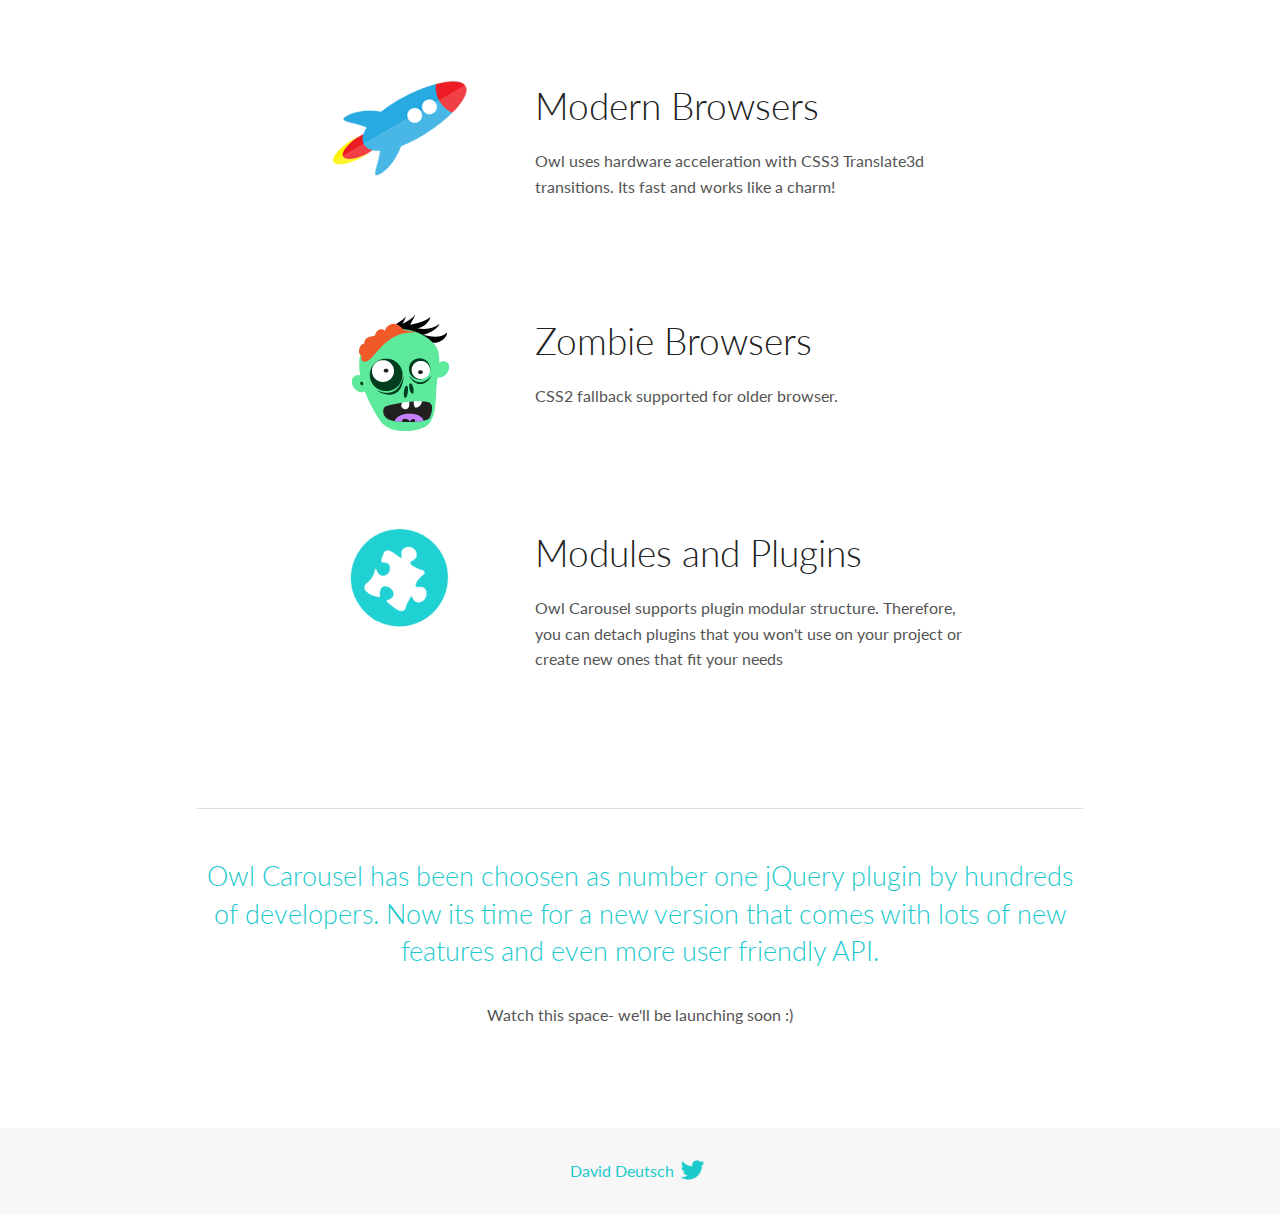
<file: assets/others/OwlCarousel/docs/index.html>
<!DOCTYPE html>
<html lang="en">
  <head>

    <!-- head -->
    <meta charset="utf-8">
    <meta name="msapplication-tap-highlight" content="no" />
    <meta name="viewport" content="width=device-width, initial-scale=1.0" />
    <meta name="description" content="Touch enabled jQuery plugin that lets you create beautiful responsive carousel slider.">
    <meta name="author" content="David Deutsch">
    <title>
      Home | Owl Carousel | 2.3.4
    </title>

    <!-- Stylesheets -->
    <link href='https://fonts.googleapis.com/css?family=Lato:300,400,700,400italic,300italic' rel='stylesheet' type='text/css'>
    <link rel="stylesheet" href="assets/css/docs.theme.min.css">

    <!-- Owl Stylesheets -->
    <link rel="stylesheet" href="assets/owlcarousel/assets/owl.carousel.min.css">
    <link rel="stylesheet" href="assets/owlcarousel/assets/owl.theme.default.min.css">

    <!-- HTML5 shim and Respond.js IE8 support of HTML5 elements and media queries -->

    <!--[if lt IE 9]>
      <script src="https://oss.maxcdn.com/libs/html5shiv/3.7.0/html5shiv.js"></script>
      <script src="https://oss.maxcdn.com/libs/respond.js/1.3.0/respond.min.js"></script>
    <![endif]-->

    <!-- Favicons -->
    <link rel="apple-touch-icon-precomposed" sizes="144x144" href="assets/ico/apple-touch-icon-144-precomposed.png">
    <link rel="shortcut icon" href="assets/ico/favicon.png">
    <link rel="shortcut icon" href="favicon.ico">

    <!-- Yeah i know js should not be in header. Its required for demos.-->

    <!-- javascript -->
    <script src="assets/vendors/jquery.min.js"></script>
    <script src="assets/owlcarousel/owl.carousel.js"></script>
  </head>
  <body>

    <!-- header -->
    <header class="header">
      <div class="row">
        <div class="large-12 columns">
          <div class="brand left">
            <h3>
              <a href="/OwlCarousel2/">owl.carousel.js</a> 
            </h3>
          </div>
          <a id="toggle-nav" class="right">
            <span></span> <span></span> <span></span> 
          </a> 
          <div class="nav-bar">
            <ul class="clearfix">
              <li class="active">
                <a href="/OwlCarousel2/index.html">Home</a> 
              </li>
              <li> <a href="/OwlCarousel2/demos/demos.html">Demos</a>  </li>
              <li> <a href="/OwlCarousel2/docs/started-welcome.html">Docs</a>  </li>
              <li>
                <a href="https://github.com/OwlCarousel2/OwlCarousel2/archive/2.3.4.zip">Download</a> 
                <span class="download"></span> 
              </li>
            </ul>
          </div>
        </div>
      </div>
    </header>

    <!-- home panel -->
    <section id="hero">
      <div class="row">
        <div class="large-8 medium-8 columns">
          <h1>Owl Carousel 2</h1>
          <h4>Touch enabled jQuery plugin that lets you create a beautiful responsive carousel slider.</h4>
          <a href="https://github.com/OwlCarousel2/OwlCarousel2/archive/2.3.4.zip" class="hero-button">Download</a> 
          <a href="https://github.com/OwlCarousel2/OwlCarousel2" class="hero-button outline">Github</a> 
          <p>2.3.4</p>
        </div>
        <div class="large-4 medium-4 columns">
          <img class="owl-logo" src="assets/img/owl-logo.png" alt="mr. Owl">
        </div>
      </div>
    </section>

    <!-- body -->
    <div class="home-demo">
      <div class="row">
        <div class="large-12 columns">
          <h3>Demo</h3>
          <div class="owl-carousel">
            <div class="item">
              <h2>Swipe</h2>
            </div>
            <div class="item">
              <h2>Drag</h2>
            </div>
            <div class="item">
              <h2>Responsive</h2>
            </div>
            <div class="item">
              <h2>CSS3</h2>
            </div>
            <div class="item">
              <h2>Fast</h2>
            </div>
            <div class="item">
              <h2>Easy</h2>
            </div>
            <div class="item">
              <h2>Free</h2>
            </div>
            <div class="item">
              <h2>Upgradable</h2>
            </div>
            <div class="item">
              <h2>Tons of options</h2>
            </div>
            <div class="item">
              <h2>Infinity</h2>
            </div>
            <div class="item">
              <h2>Auto Width</h2>
            </div>
          </div>
        </div>
      </div>
    </div>
    <script>
      var owl = $('.owl-carousel');
      owl.owlCarousel({
        margin: 10,
        loop: true,
        responsive: {
          0: {
            items: 1
          },
          600: {
            items: 2
          },
          1000: {
            items: 3
          }
        }
      })
    </script>

    <!-- features -->
    <div id="features">
      <div class="row">
        <div class="small-12 medium-9 small-centered columns">
          <section class="row feature">
            <div class="medium-4 small-12 columns">
              <img src="assets/img/feature-options.png" alt="">
            </div>
            <div class="medium-8 small-12 columns">
              <h2>Fully Customisable</h2>
              <p>Over 60 options. Easy for novice users and even more powerful for advanced developers.</p>
            </div>
          </section>
          <section class="row feature">
            <div class="medium-4 small-12 columns">
              <img src="assets/img/feature-drag.png" alt="">
            </div>
            <div class="medium-8 small-12 columns">
              <h2>Touch and Drag Support</h2>
              <p>Designed specially to boost mobile browsing experience. Mouse drag works great on desktop too!</p>
            </div>
          </section>
          <section class="row feature">
            <div class="medium-4 small-12 columns">
              <img src="assets/img/feature-responsive.png" alt="">
            </div>
            <div class="medium-8 small-12 columns">
              <h2>Fully Responsive</h2>
              <p>Almost all options are responsive and include very intuitive breakpoints settings.</p>
            </div>
          </section>
          <section class="row feature">
            <div class="medium-4 small-12 columns">
              <img src="assets/img/feature-modern.png" alt="">
            </div>
            <div class="medium-8 small-12 columns">
              <h2>Modern Browsers</h2>
              <p>Owl uses hardware acceleration with CSS3 Translate3d transitions. Its fast and works like a charm! </p>
            </div>
          </section>
          <section class="row feature">
            <div class="medium-4 small-12 columns">
              <img src="assets/img/feature-zombie.png" alt="">
            </div>
            <div class="medium-8 small-12 columns">
              <h2>Zombie Browsers</h2>
              <p>CSS2 fallback supported for older browser.</p>
            </div>
          </section>
          <section class="row feature">
            <div class="medium-4 small-12 columns">
              <img src="assets/img/feature-module.png" alt="">
            </div>
            <div class="medium-8 small-12 columns">
              <h2>Modules and Plugins</h2>
              <p>Owl Carousel supports plugin modular structure. Therefore, you can detach plugins that you won&#x27;t use on your project or create new ones that fit your needs</p>
            </div>
          </section>
        </div>
      </div>
    </div>

    <!-- footer -->
    <section id="teaser-text">
      <div class="row">
        <div class="small-12 medium-11 small-centered columns">
          <hr>
          <h3 id="owl-carousel-has-been-choosen-as-number-one-jquery-plugin-by-hundreds-of-developers-now-its-time-for-a-new-version-that-comes-with-lots-of-new-features-and-even-more-user-friendly-api-">Owl Carousel has been choosen as number one jQuery plugin by hundreds of developers. Now its time for a new version that comes with lots of new features and even more user friendly API.</h3>
          <p>Watch this space- we&#39;ll be launching soon :)</p>
        </div>
      </div>
    </section>

    <!-- footer -->
    <footer class="footer">
      <div class="row">
        <div class="large-12 columns">
          <h5>
            <a href="/OwlCarousel2/docs/support-contact.html">David Deutsch</a> 
            <a id="custom-tweet-button" href="https://twitter.com/share?url=https://github.com/OwlCarousel2/OwlCarousel2&text=Owl Carousel - This is so awesome! " target="_blank"></a> 
          </h5>
        </div>
      </div>
    </footer>

    <!-- vendors -->
    <script src="assets/vendors/highlight.js"></script>
    <script src="assets/js/app.js"></script>
  </body>
</html>
</file>
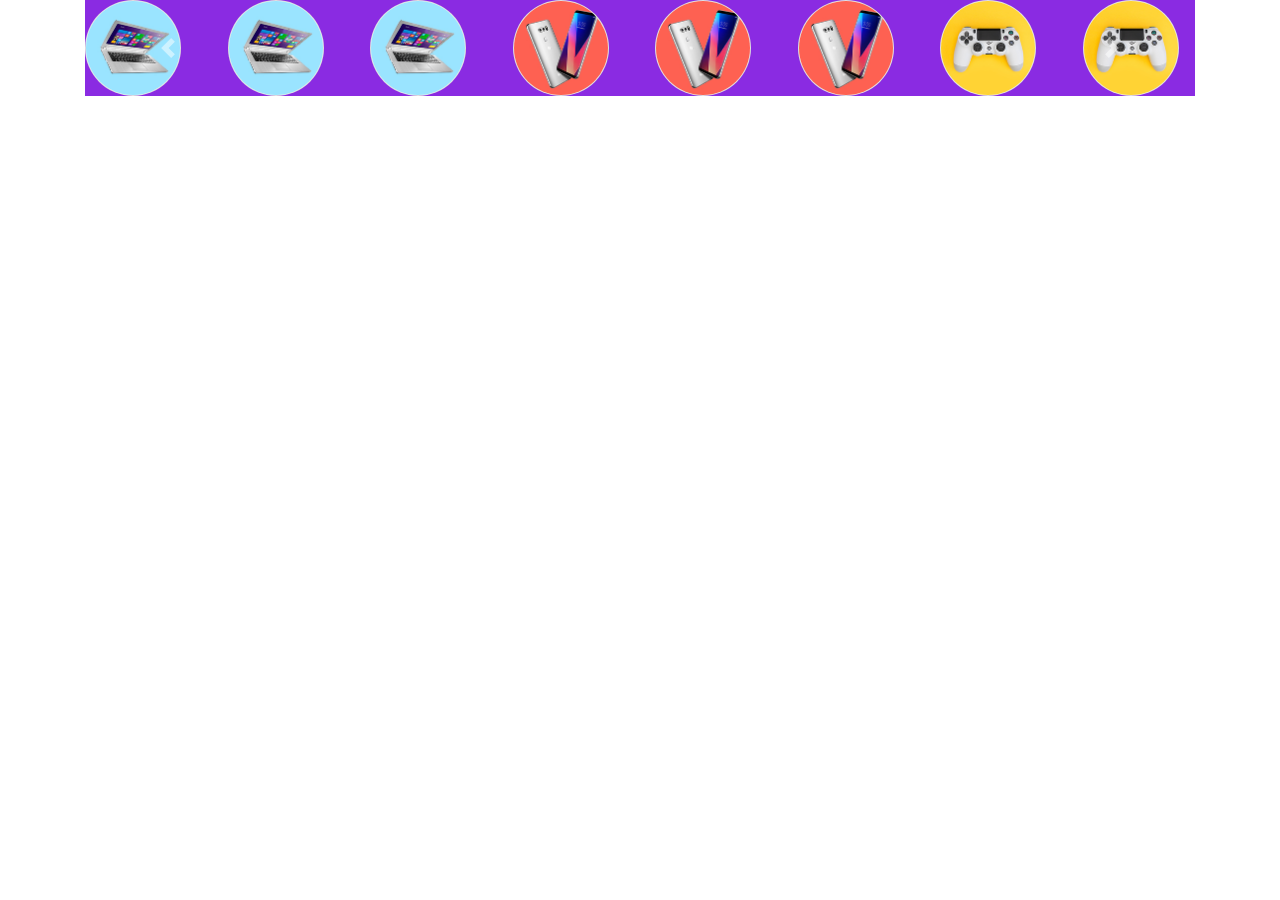
<file: crousel.html>
<!DOCTYPE html>
<html lang="en">
<head>
  <meta charset="UTF-8">
  <meta name="viewport" content="width=device-width, initial-scale=1.0">
  <title>Bootstrap Multi-item Slider</title>
  <!-- Bootstrap CSS -->
  <link rel="stylesheet" href="https://stackpath.bootstrapcdn.com/bootstrap/4.5.2/css/bootstrap.min.css">
  <!-- Custom CSS -->
  <style>
    .carousel-item {
      height: 96px; /* Set fixed height */
      overflow: hidden; /* Hide overflow */
    }
    .carousel-inner .carousel-item .row {
      display: flex;
      background-color: blueviolet;
    }
    .carousel-inner .carousel-item .col {
      flex: 1;
      text-align: center;
    }
    .carousel-inner .carousel-item .card {
      width: 100%;
      width:96px;
      height: 96px;
      margin-right: 15px;
      border-radius: 96px;
      overflow: hidden;
    }
    .carousel-inner .carousel-item .card img{
      height:96px;
      width: 96px;
    }
  </style>
</head>
<body>

    <!--data-ride="carousel"-->

<div class="container">
  <div id="multi-item-carousel" class="carousel slide" >
    <div class="carousel-inner">
      <div class="carousel-item active">
        <div class="row">
          <div class="col">
            <div class="card">
              <img class="card-img-top" src="./assets/images/productslider/cat_1.jpg" alt="Slide 1">
            </div>
          </div>

          <div class="col">
            <div class="card">
              <img class="card-img-top" src="./assets/images/productslider/cat_1.jpg" alt="Slide 1">
            </div>
          </div>


          <div class="col">
            <div class="card">
              <img class="card-img-top" src="./assets/images/productslider/cat_1.jpg" alt="Slide 1">
            </div>
          </div>

          
          <div class="col">
            <div class="card">
              <img class="card-img-top" src="./assets/images/productslider/cat_2.jpg" alt="Slide 1">
            </div>
          </div>

          <div class="col">
            <div class="card">
              <img class="card-img-top" src="./assets/images/productslider/cat_2.jpg" alt="Slide 1">
            </div>
          </div>

          <div class="col">
            <div class="card">
              <img class="card-img-top" src="./assets/images/productslider/cat_2.jpg" alt="Slide 1">
            </div>
          </div>

          <div class="col">
            <div class="card">
              <img class="card-img-top" src="./assets/images/productslider/cat_3.jpg" alt="Slide 1">
            </div>
          </div>

          <div class="col">
            <div class="card">
              <img class="card-img-top" src="./assets/images/productslider/cat_3.jpg" alt="Slide 1">
            </div>
          </div>

          <div class="col">
            <div class="card">
              <img class="card-img-top" src="./assets/images/productslider/cat_3.jpg" alt="Slide 1">
            </div>
          </div>


          <div class="col">
            <div class="card">
              <img class="card-img-top" src="./assets/images/productslider/cat_4.jpg" alt="Slide 1">
            </div>
          </div>

          <div class="col">
            <div class="card">
              <img class="card-img-top" src="./assets/images/productslider/cat_5.jpg" alt="Slide 1">
            </div>
          </div>
          <!-- Repeat for additional items -->
        </div>
      </div>
      <!-- Repeat for additional slides and items -->

      <div class="carousel-item">
        <div class="row">
          <div class="col">
            <div class="card">
              <img class="card-img-top" src="./assets/images/productslider/cat_1.jpg" alt="Slide 1">
            </div>
          </div>

          <div class="col">
            <div class="card">
              <img class="card-img-top" src="./assets/images/productslider/cat_2.jpg" alt="Slide 1">
            </div>
          </div>

          <div class="col">
            <div class="card">
              <img class="card-img-top" src="./assets/images/productslider/cat_3.jpg" alt="Slide 1">
            </div>
          </div>

          <div class="col">
            <div class="card">
              <img class="card-img-top" src="./assets/images/productslider/cat_4.jpg" alt="Slide 1">
            </div>
          </div>

          <div class="col">
            <div class="card">
              <img class="card-img-top" src="./assets/images/productslider/cat_5.jpg" alt="Slide 1">
            </div>
          </div>
          <!-- Repeat for additional items -->
        </div>
      </div>
      <!-- Repeat for additional slides and items -->


      <div class="carousel-item">
        <div class="row">
          <div class="col">
            <div class="card">
              <img class="card-img-top" src="./assets/images/productslider/cat_1.jpg" alt="Slide 1">
            </div>
          </div>

          <div class="col">
            <div class="card">
              <img class="card-img-top" src="./assets/images/productslider/cat_2.jpg" alt="Slide 1">
            </div>
          </div>

          <div class="col">
            <div class="card">
              <img class="card-img-top" src="./assets/images/productslider/cat_3.jpg" alt="Slide 1">
            </div>
          </div>

          <div class="col">
            <div class="card">
              <img class="card-img-top" src="./assets/images/productslider/cat_4.jpg" alt="Slide 1">
            </div>
          </div>

          <div class="col">
            <div class="card">
              <img class="card-img-top" src="./assets/images/productslider/cat_5.jpg" alt="Slide 1">
            </div>
          </div>
          <!-- Repeat for additional items -->
        </div>
      </div>
      <!-- Repeat for additional slides and items -->

      <div class="carousel-item">
        <div class="row">
          <div class="col">
            <div class="card">
              <img class="card-img-top" src="./assets/images/productslider/cat_1.jpg" alt="Slide 1">
            </div>
          </div>

          <div class="col">
            <div class="card">
              <img class="card-img-top" src="./assets/images/productslider/cat_2.jpg" alt="Slide 1">
            </div>
          </div>

          <div class="col">
            <div class="card">
              <img class="card-img-top" src="./assets/images/productslider/cat_3.jpg" alt="Slide 1">
            </div>
          </div>

          <div class="col">
            <div class="card">
              <img class="card-img-top" src="./assets/images/productslider/cat_4.jpg" alt="Slide 1">
            </div>
          </div>

          <div class="col">
            <div class="card">
              <img class="card-img-top" src="./assets/images/productslider/cat_5.jpg" alt="Slide 1">
            </div>
          </div>
          <!-- Repeat for additional items -->
        </div>
      </div>
      <!-- Repeat for additional slides and items -->

      <div class="carousel-item">
        <div class="row">
          <div class="col">
            <div class="card">
              <img class="card-img-top" src="./assets/images/productslider/cat_1.jpg" alt="Slide 1">
            </div>
          </div>

          <div class="col">
            <div class="card">
              <img class="card-img-top" src="./assets/images/productslider/cat_2.jpg" alt="Slide 1">
            </div>
          </div>

          <div class="col">
            <div class="card">
              <img class="card-img-top" src="./assets/images/productslider/cat_3.jpg" alt="Slide 1">
            </div>
          </div>

          <div class="col">
            <div class="card">
              <img class="card-img-top" src="./assets/images/productslider/cat_4.jpg" alt="Slide 1">
            </div>
          </div>

          <div class="col">
            <div class="card">
              <img class="card-img-top" src="./assets/images/productslider/cat_5.jpg" alt="Slide 1">
            </div>
          </div>
          <!-- Repeat for additional items -->
        </div>
      </div>
      <!-- Repeat for additional slides and items -->

      <div class="carousel-item">
        <div class="row">
          <div class="col">
            <div class="card">
              <img class="card-img-top" src="./assets/images/productslider/cat_1.jpg" alt="Slide 1">
            </div>
          </div>

          <div class="col">
            <div class="card">
              <img class="card-img-top" src="./assets/images/productslider/cat_2.jpg" alt="Slide 1">
            </div>
          </div>

          <div class="col">
            <div class="card">
              <img class="card-img-top" src="./assets/images/productslider/cat_3.jpg" alt="Slide 1">
            </div>
          </div>

          <div class="col">
            <div class="card">
              <img class="card-img-top" src="./assets/images/productslider/cat_4.jpg" alt="Slide 1">
            </div>
          </div>

          <div class="col">
            <div class="card">
              <img class="card-img-top" src="./assets/images/productslider/cat_5.jpg" alt="Slide 1">
            </div>
          </div>
          <!-- Repeat for additional items -->
        </div>
      </div>
      <!-- Repeat for additional slides and items -->

    </div>
    <a class="carousel-control-prev" href="#multi-item-carousel" role="button" data-slide="prev">
      <span class="carousel-control-prev-icon" aria-hidden="true"></span>
      <span class="sr-only">Previous</span>
    </a>
    <a class="carousel-control-next" href="#multi-item-carousel" role="button" data-slide="next">
      <span class="carousel-control-next-icon" aria-hidden="true"></span>
      <span class="sr-only">Next</span>
    </a>
  </div>
</div>

<!-- Bootstrap JS and jQuery (required for Bootstrap) -->
<script src="https://code.jquery.com/jquery-3.5.1.slim.min.js"></script>
<script src="https://cdn.jsdelivr.net/npm/@popperjs/core@2.5.4/dist/umd/popper.min.js"></script>
<script src="https://stackpath.bootstrapcdn.com/bootstrap/4.5.2/js/bootstrap.min.js"></script>
</body>
</html>
</file>
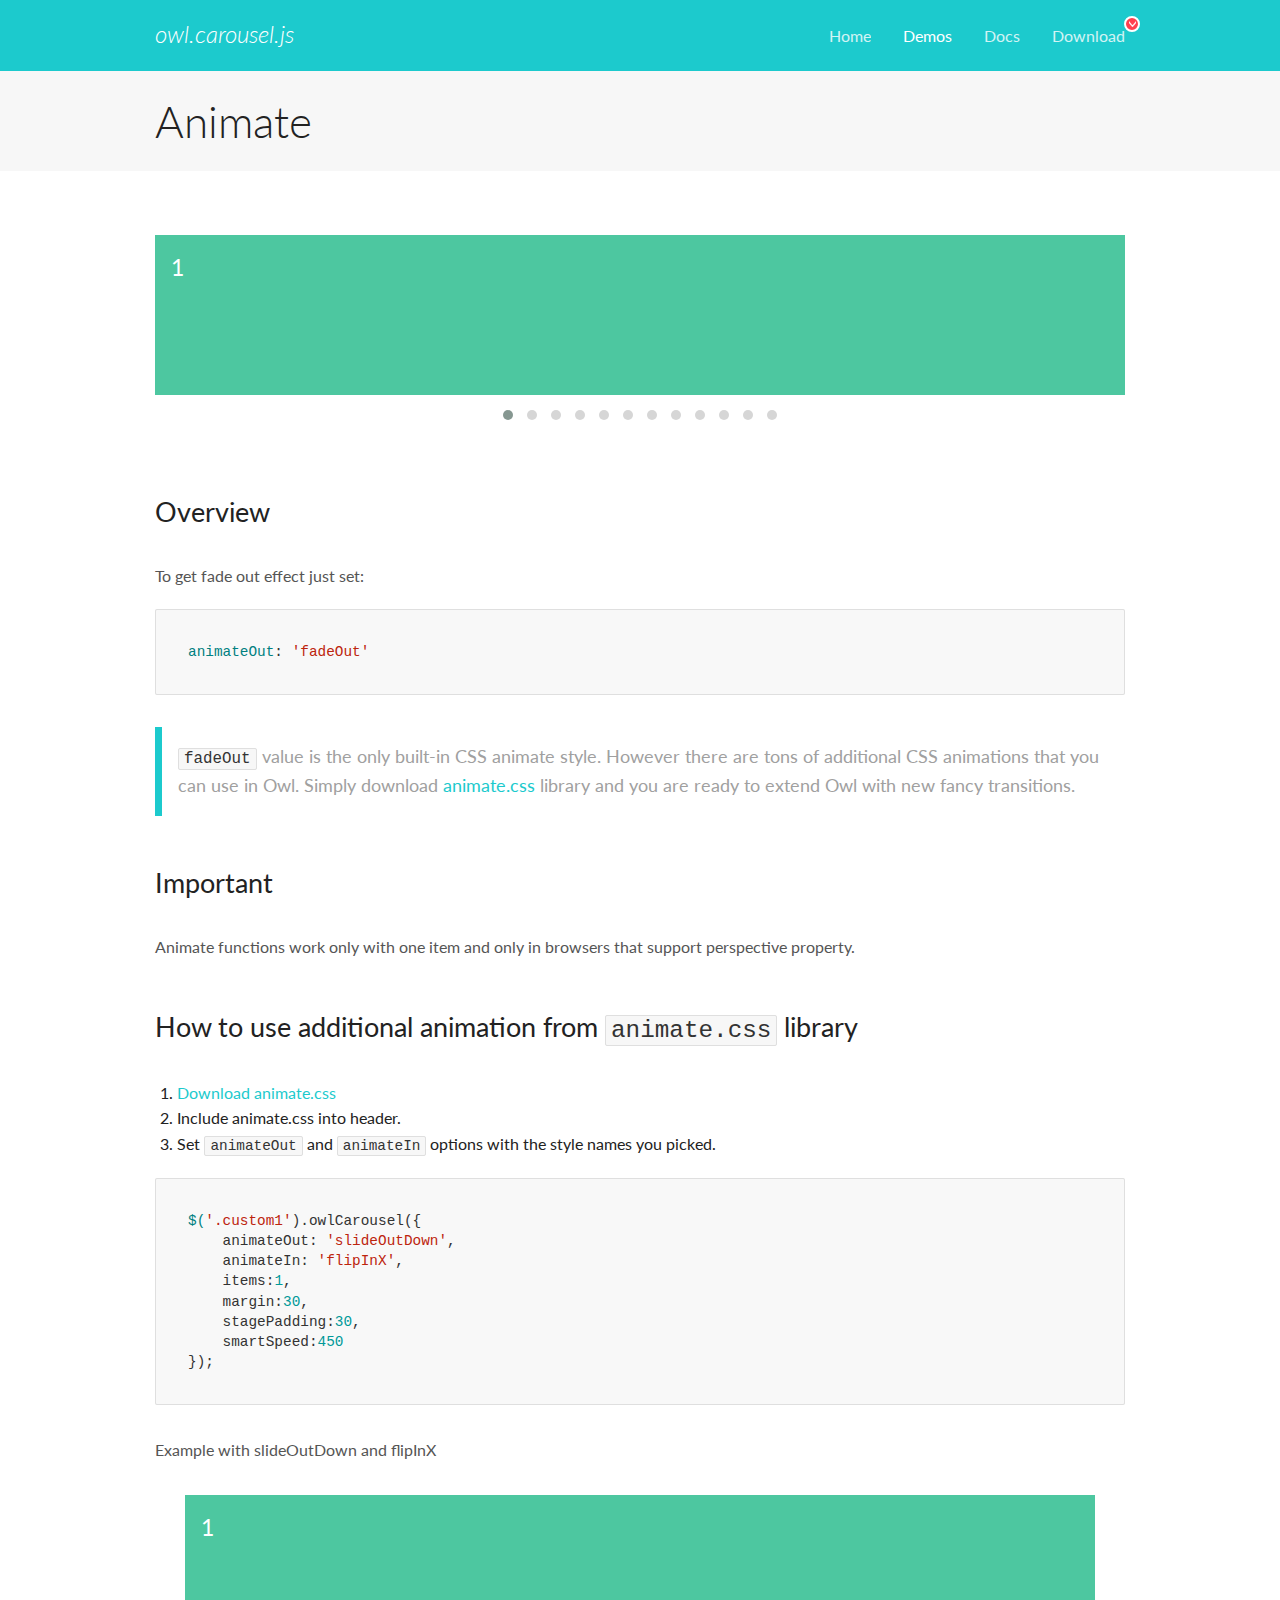
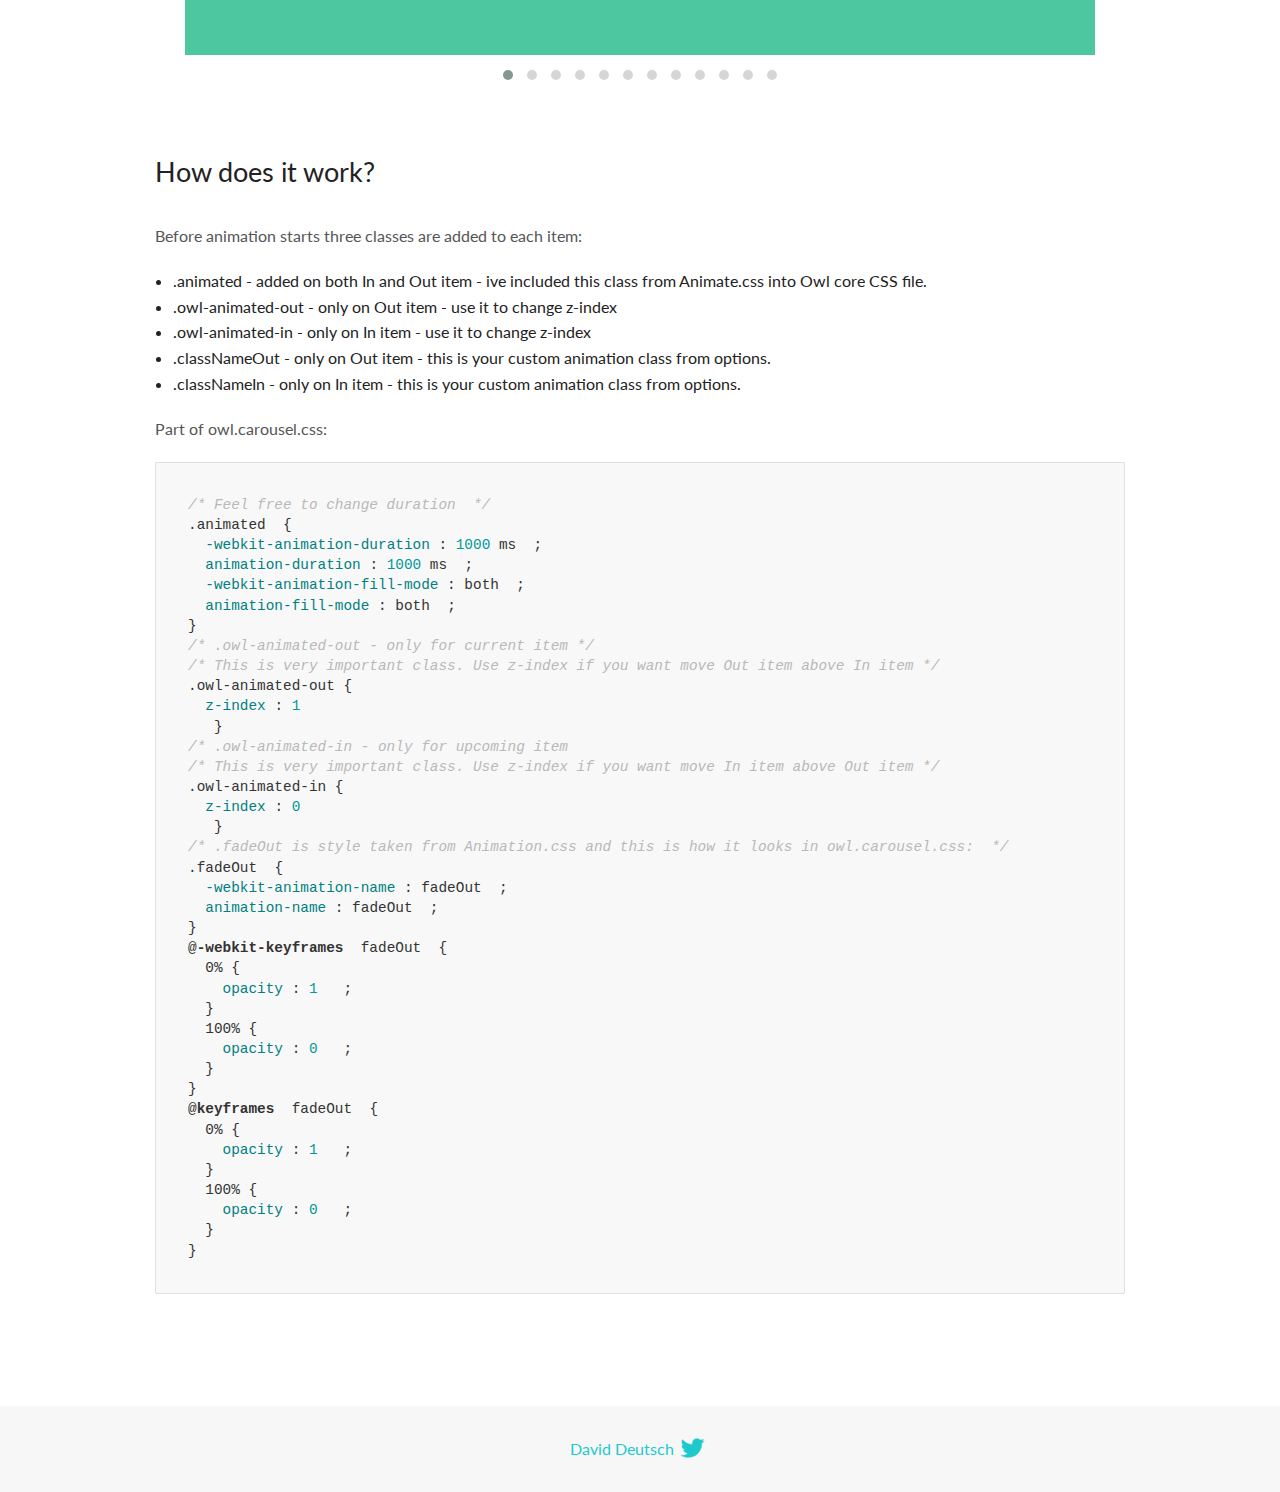
<file: assets/others/OwlCarousel/docs/demos/animate.html>
<!DOCTYPE html>
<html lang="en">
  <head>

    <!-- head -->
    <meta charset="utf-8">
    <meta name="msapplication-tap-highlight" content="no" />
    <meta name="viewport" content="width=device-width, initial-scale=1.0" />
    <meta name="description" content="Animate carousel">
    <meta name="author" content="David Deutsch">
    <title>
      Animate Demo | Owl Carousel | 2.3.4
    </title>

    <!-- Stylesheets -->
    <link href='https://fonts.googleapis.com/css?family=Lato:300,400,700,400italic,300italic' rel='stylesheet' type='text/css'>
    <link rel="stylesheet" href="../assets/css/docs.theme.min.css">

    <!-- Owl Stylesheets -->
    <link rel="stylesheet" href="../assets/owlcarousel/assets/owl.carousel.min.css">
    <link rel="stylesheet" href="../assets/owlcarousel/assets/owl.theme.default.min.css">

    <!-- HTML5 shim and Respond.js IE8 support of HTML5 elements and media queries -->

    <!--[if lt IE 9]>
      <script src="https://oss.maxcdn.com/libs/html5shiv/3.7.0/html5shiv.js"></script>
      <script src="https://oss.maxcdn.com/libs/respond.js/1.3.0/respond.min.js"></script>
    <![endif]-->

    <!-- Favicons -->
    <link rel="apple-touch-icon-precomposed" sizes="144x144" href="../assets/ico/apple-touch-icon-144-precomposed.png">
    <link rel="shortcut icon" href="../assets/ico/favicon.png">
    <link rel="shortcut icon" href="favicon.ico">

    <!-- Yeah i know js should not be in header. Its required for demos.-->

    <!-- javascript -->
    <script src="../assets/vendors/jquery.min.js"></script>
    <script src="../assets/owlcarousel/owl.carousel.js"></script>
  </head>
  <body>

    <!-- header -->
    <header class="header">
      <div class="row">
        <div class="large-12 columns">
          <div class="brand left">
            <h3>
              <a href="/OwlCarousel2/">owl.carousel.js</a> 
            </h3>
          </div>
          <a id="toggle-nav" class="right">
            <span></span> <span></span> <span></span> 
          </a> 
          <div class="nav-bar">
            <ul class="clearfix">
              <li> <a href="/OwlCarousel2/index.html">Home</a>  </li>
              <li class="active">
                <a href="/OwlCarousel2/demos/demos.html">Demos</a> 
              </li>
              <li> <a href="/OwlCarousel2/docs/started-welcome.html">Docs</a>  </li>
              <li>
                <a href="https://github.com/OwlCarousel2/OwlCarousel2/archive/2.3.4.zip">Download</a> 
                <span class="download"></span> 
              </li>
            </ul>
          </div>
        </div>
      </div>
    </header>

    <!-- title -->
    <section class="title">
      <div class="row">
        <div class="large-12 columns">
          <h1>Animate</h1>
        </div>
      </div>
    </section>

    <!--  Demos -->
    <section id="demos">
      <div class="row">
        <div class="large-12 columns">
          <div class="fadeOut owl-carousel owl-theme">
            <div class="item">
              <h4>1</h4>
            </div>
            <div class="item">
              <h4>2</h4>
            </div>
            <div class="item">
              <h4>3</h4>
            </div>
            <div class="item">
              <h4>4</h4>
            </div>
            <div class="item">
              <h4>5</h4>
            </div>
            <div class="item">
              <h4>6</h4>
            </div>
            <div class="item">
              <h4>7</h4>
            </div>
            <div class="item">
              <h4>8</h4>
            </div>
            <div class="item">
              <h4>9</h4>
            </div>
            <div class="item">
              <h4>10</h4>
            </div>
            <div class="item">
              <h4>11</h4>
            </div>
            <div class="item">
              <h4>12</h4>
            </div>
          </div>
          <h3 id="overview">Overview</h3>
          <p>To get fade out effect just set:</p>
          <pre><code>animateOut: &#39;fadeOut&#39;</code></pre>
          <blockquote>
            <p><code>fadeOut</code> value is the only built-in CSS animate style. However there are tons of additional CSS animations that you can use in Owl. Simply download
              <a href="https://daneden.github.io/animate.css/">animate.css</a>  library and you are ready to extend Owl with new fancy transitions.</p>
          </blockquote>
          <h3 id="important">Important</h3>
          <p>Animate functions work only with one item and only in browsers that support perspective property.</p>
          <h3 id="how-to-use-additional-animation-from-animate-css-library">How to use additional animation from <code>animate.css</code> library</h3>
          <ol>
            <li> <a href="https://daneden.github.io/animate.css/">Download animate.css</a>  </li>
            <li>Include animate.css into header.</li>
            <li>Set <code>animateOut</code> and <code>animateIn</code> options with the style names you picked.</li>
          </ol>
          <pre><code>$(&#39;.custom1&#39;).owlCarousel({
    animateOut: &#39;slideOutDown&#39;,
    animateIn: &#39;flipInX&#39;,
    items:1,
    margin:30,
    stagePadding:30,
    smartSpeed:450
});</code></pre>
          <p>Example with slideOutDown and flipInX</p>
          <div class="custom1 owl-carousel owl-theme">
            <div class="item">
              <h4>1</h4>
            </div>
            <div class="item">
              <h4>2</h4>
            </div>
            <div class="item">
              <h4>3</h4>
            </div>
            <div class="item">
              <h4>4</h4>
            </div>
            <div class="item">
              <h4>5</h4>
            </div>
            <div class="item">
              <h4>6</h4>
            </div>
            <div class="item">
              <h4>7</h4>
            </div>
            <div class="item">
              <h4>8</h4>
            </div>
            <div class="item">
              <h4>9</h4>
            </div>
            <div class="item">
              <h4>10</h4>
            </div>
            <div class="item">
              <h4>11</h4>
            </div>
            <div class="item">
              <h4>12</h4>
            </div>
          </div>
          <h3 id="how-does-it-work-">How does it work?</h3>
          <p>Before animation starts three classes are added to each item:</p>
          <ul>
            <li>.animated - added on both In and Out item - ive included this class from Animate.css into Owl core CSS file.</li>
            <li>.owl-animated-out - only on Out item - use it to change z-index</li>
            <li>.owl-animated-in - only on In item - use it to change z-index</li>
            <li>.classNameOut - only on Out item - this is your custom animation class from options.</li>
            <li>.classNameIn - only on In item - this is your custom animation class from options.</li>
          </ul>
          <p>Part of owl.carousel.css:</p>
          <pre><code class="language-css"><span class="comment">/* Feel free to change duration  */</span> 
<span class="class">.animated</span>  <span class="rules">{
  <span class="rule"><span class="attribute">-webkit-animation-duration</span> :<span class="value"> <span class="number">1000</span> ms</span> </span> ;
  <span class="rule"><span class="attribute">animation-duration</span> :<span class="value"> <span class="number">1000</span> ms</span> </span> ;
  <span class="rule"><span class="attribute">-webkit-animation-fill-mode</span> :<span class="value"> both</span> </span> ;
  <span class="rule"><span class="attribute">animation-fill-mode</span> :<span class="value"> both</span> </span> ;
<span class="rule">}</span> </span> 
<span class="comment">/* .owl-animated-out - only for current item */</span> 
<span class="comment">/* This is very important class. Use z-index if you want move Out item above In item */</span> 
<span class="class">.owl-animated-out</span> <span class="rules">{
  <span class="rule"><span class="attribute">z-index</span> :<span class="value"> <span class="number">1</span> 
</span> </span> </span> }
<span class="comment">/* .owl-animated-in - only for upcoming item
/* This is very important class. Use z-index if you want move In item above Out item */</span> 
<span class="class">.owl-animated-in</span> <span class="rules">{
  <span class="rule"><span class="attribute">z-index</span> :<span class="value"> <span class="number">0</span> 
</span> </span> </span> }
<span class="comment">/* .fadeOut is style taken from Animation.css and this is how it looks in owl.carousel.css:  */</span> 
<span class="class">.fadeOut</span>  <span class="rules">{
  <span class="rule"><span class="attribute">-webkit-animation-name</span> :<span class="value"> fadeOut</span> </span> ;
  <span class="rule"><span class="attribute">animation-name</span> :<span class="value"> fadeOut</span> </span> ;
<span class="rule">}</span> </span> 
<span class="at_rule">@<span class="keyword">-webkit-keyframes</span>  fadeOut </span> {
  0% <span class="rules">{
    <span class="rule"><span class="attribute">opacity</span> :<span class="value"> <span class="number">1</span> </span> </span> ;
  <span class="rule">}</span> </span> 
  100% <span class="rules">{
    <span class="rule"><span class="attribute">opacity</span> :<span class="value"> <span class="number">0</span> </span> </span> ;
  <span class="rule">}</span> </span> 
}
<span class="at_rule">@<span class="keyword">keyframes</span>  fadeOut </span> {
  0% <span class="rules">{
    <span class="rule"><span class="attribute">opacity</span> :<span class="value"> <span class="number">1</span> </span> </span> ;
  <span class="rule">}</span> </span> 
  100% <span class="rules">{
    <span class="rule"><span class="attribute">opacity</span> :<span class="value"> <span class="number">0</span> </span> </span> ;
  <span class="rule">}</span> </span> 
}</code></pre>
          <link rel="stylesheet" href="../assets/css/animate.css">
          <script>
            jQuery(document).ready(function($) {
              $('.fadeOut').owlCarousel({
                items: 1,
                animateOut: 'fadeOut',
                loop: true,
                margin: 10,
              });
              $('.custom1').owlCarousel({
                animateOut: 'slideOutDown',
                animateIn: 'flipInX',
                items: 1,
                margin: 30,
                stagePadding: 30,
                smartSpeed: 450
              });
            });
          </script>
        </div>
      </div>
    </section>

    <!-- footer -->
    <footer class="footer">
      <div class="row">
        <div class="large-12 columns">
          <h5>
            <a href="/OwlCarousel2/docs/support-contact.html">David Deutsch</a> 
            <a id="custom-tweet-button" href="https://twitter.com/share?url=https://github.com/OwlCarousel2/OwlCarousel2&text=Owl Carousel - This is so awesome! " target="_blank"></a> 
          </h5>
        </div>
      </div>
    </footer>

    <!-- vendors -->
    <script src="../assets/vendors/highlight.js"></script>
    <script src="../assets/js/app.js"></script>
  </body>
</html>
</file>
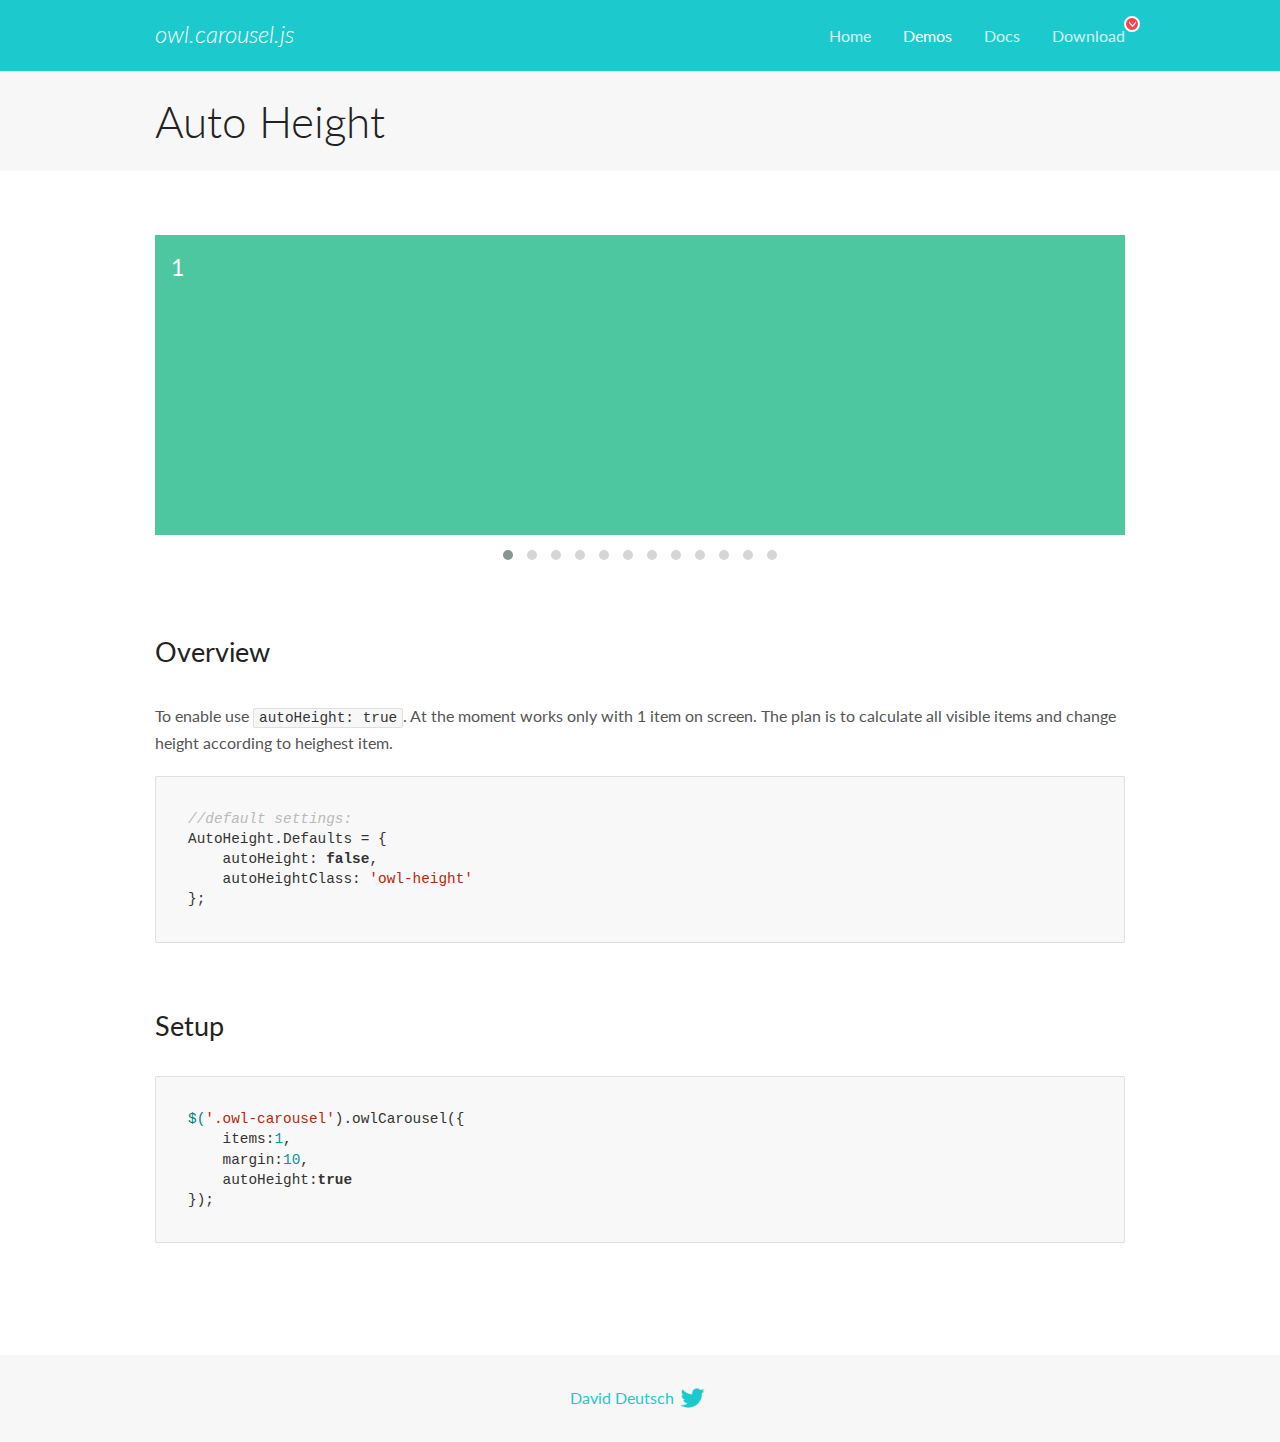
<file: assets/others/OwlCarousel/docs/demos/autoheight.html>
<!DOCTYPE html>
<html lang="en">
  <head>

    <!-- head -->
    <meta charset="utf-8">
    <meta name="msapplication-tap-highlight" content="no" />
    <meta name="viewport" content="width=device-width, initial-scale=1.0" />
    <meta name="description" content="autoHeight usage demo">
    <meta name="author" content="David Deutsch">
    <title>
      Auto Height Demo | Owl Carousel | 2.3.4
    </title>

    <!-- Stylesheets -->
    <link href='https://fonts.googleapis.com/css?family=Lato:300,400,700,400italic,300italic' rel='stylesheet' type='text/css'>
    <link rel="stylesheet" href="../assets/css/docs.theme.min.css">

    <!-- Owl Stylesheets -->
    <link rel="stylesheet" href="../assets/owlcarousel/assets/owl.carousel.min.css">
    <link rel="stylesheet" href="../assets/owlcarousel/assets/owl.theme.default.min.css">

    <!-- HTML5 shim and Respond.js IE8 support of HTML5 elements and media queries -->

    <!--[if lt IE 9]>
      <script src="https://oss.maxcdn.com/libs/html5shiv/3.7.0/html5shiv.js"></script>
      <script src="https://oss.maxcdn.com/libs/respond.js/1.3.0/respond.min.js"></script>
    <![endif]-->

    <!-- Favicons -->
    <link rel="apple-touch-icon-precomposed" sizes="144x144" href="../assets/ico/apple-touch-icon-144-precomposed.png">
    <link rel="shortcut icon" href="../assets/ico/favicon.png">
    <link rel="shortcut icon" href="favicon.ico">

    <!-- Yeah i know js should not be in header. Its required for demos.-->

    <!-- javascript -->
    <script src="../assets/vendors/jquery.min.js"></script>
    <script src="../assets/owlcarousel/owl.carousel.js"></script>
  </head>
  <body>

    <!-- header -->
    <header class="header">
      <div class="row">
        <div class="large-12 columns">
          <div class="brand left">
            <h3>
              <a href="/OwlCarousel2/">owl.carousel.js</a> 
            </h3>
          </div>
          <a id="toggle-nav" class="right">
            <span></span> <span></span> <span></span> 
          </a> 
          <div class="nav-bar">
            <ul class="clearfix">
              <li> <a href="/OwlCarousel2/index.html">Home</a>  </li>
              <li class="active">
                <a href="/OwlCarousel2/demos/demos.html">Demos</a> 
              </li>
              <li> <a href="/OwlCarousel2/docs/started-welcome.html">Docs</a>  </li>
              <li>
                <a href="https://github.com/OwlCarousel2/OwlCarousel2/archive/2.3.4.zip">Download</a> 
                <span class="download"></span> 
              </li>
            </ul>
          </div>
        </div>
      </div>
    </header>

    <!-- title -->
    <section class="title">
      <div class="row">
        <div class="large-12 columns">
          <h1>Auto Height</h1>
        </div>
      </div>
    </section>

    <!--  Demos -->
    <section id="demos">
      <div class="row">
        <div class="large-12 columns">
          <div class="owl-carousel owl-theme">
            <div class="item" style="height:300px">
              <h4>1</h4>
            </div>
            <div class="item" style="height:100px">
              <h4>2</h4>
            </div>
            <div class="item" style="height:500px">
              <h4>3</h4>
            </div>
            <div class="item" style="height:250px">
              <h4>4</h4>
            </div>
            <div class="item" style="height:400px">
              <h4>5</h4>
            </div>
            <div class="item" style="height:500px">
              <h4>6</h4>
            </div>
            <div class="item" style="height:600px">
              <h4>7</h4>
            </div>
            <div class="item" style="height:400px">
              <h4>8</h4>
            </div>
            <div class="item" style="height:300px">
              <h4>9</h4>
            </div>
            <div class="item" style="height:350px">
              <h4>10</h4>
            </div>
            <div class="item" style="height:200px">
              <h4>11</h4>
            </div>
            <div class="item" style="height:150px">
              <h4>12</h4>
            </div>
          </div>
          <h3 id="overview">Overview</h3>
          <p>To enable use <code>autoHeight: true</code>. At the moment works only with 1 item on screen. The plan is to calculate all visible items and change height according to heighest item.</p>
          <pre><code>//default settings:
AutoHeight.Defaults = {
    autoHeight: false,
    autoHeightClass: &#39;owl-height&#39;
};</code></pre>
          <h3 id="setup">Setup</h3>
          <pre><code>$(&#39;.owl-carousel&#39;).owlCarousel({
    items:1,
    margin:10,
    autoHeight:true
});</code></pre>
          <script>
            $(document).ready(function() {
              $('.owl-carousel').owlCarousel({
                items: 1,
                margin: 10,
                autoHeight: true
              });
            })
          </script>
        </div>
      </div>
    </section>

    <!-- footer -->
    <footer class="footer">
      <div class="row">
        <div class="large-12 columns">
          <h5>
            <a href="/OwlCarousel2/docs/support-contact.html">David Deutsch</a> 
            <a id="custom-tweet-button" href="https://twitter.com/share?url=https://github.com/OwlCarousel2/OwlCarousel2&text=Owl Carousel - This is so awesome! " target="_blank"></a> 
          </h5>
        </div>
      </div>
    </footer>

    <!-- vendors -->
    <script src="../assets/vendors/highlight.js"></script>
    <script src="../assets/js/app.js"></script>
  </body>
</html>
</file>
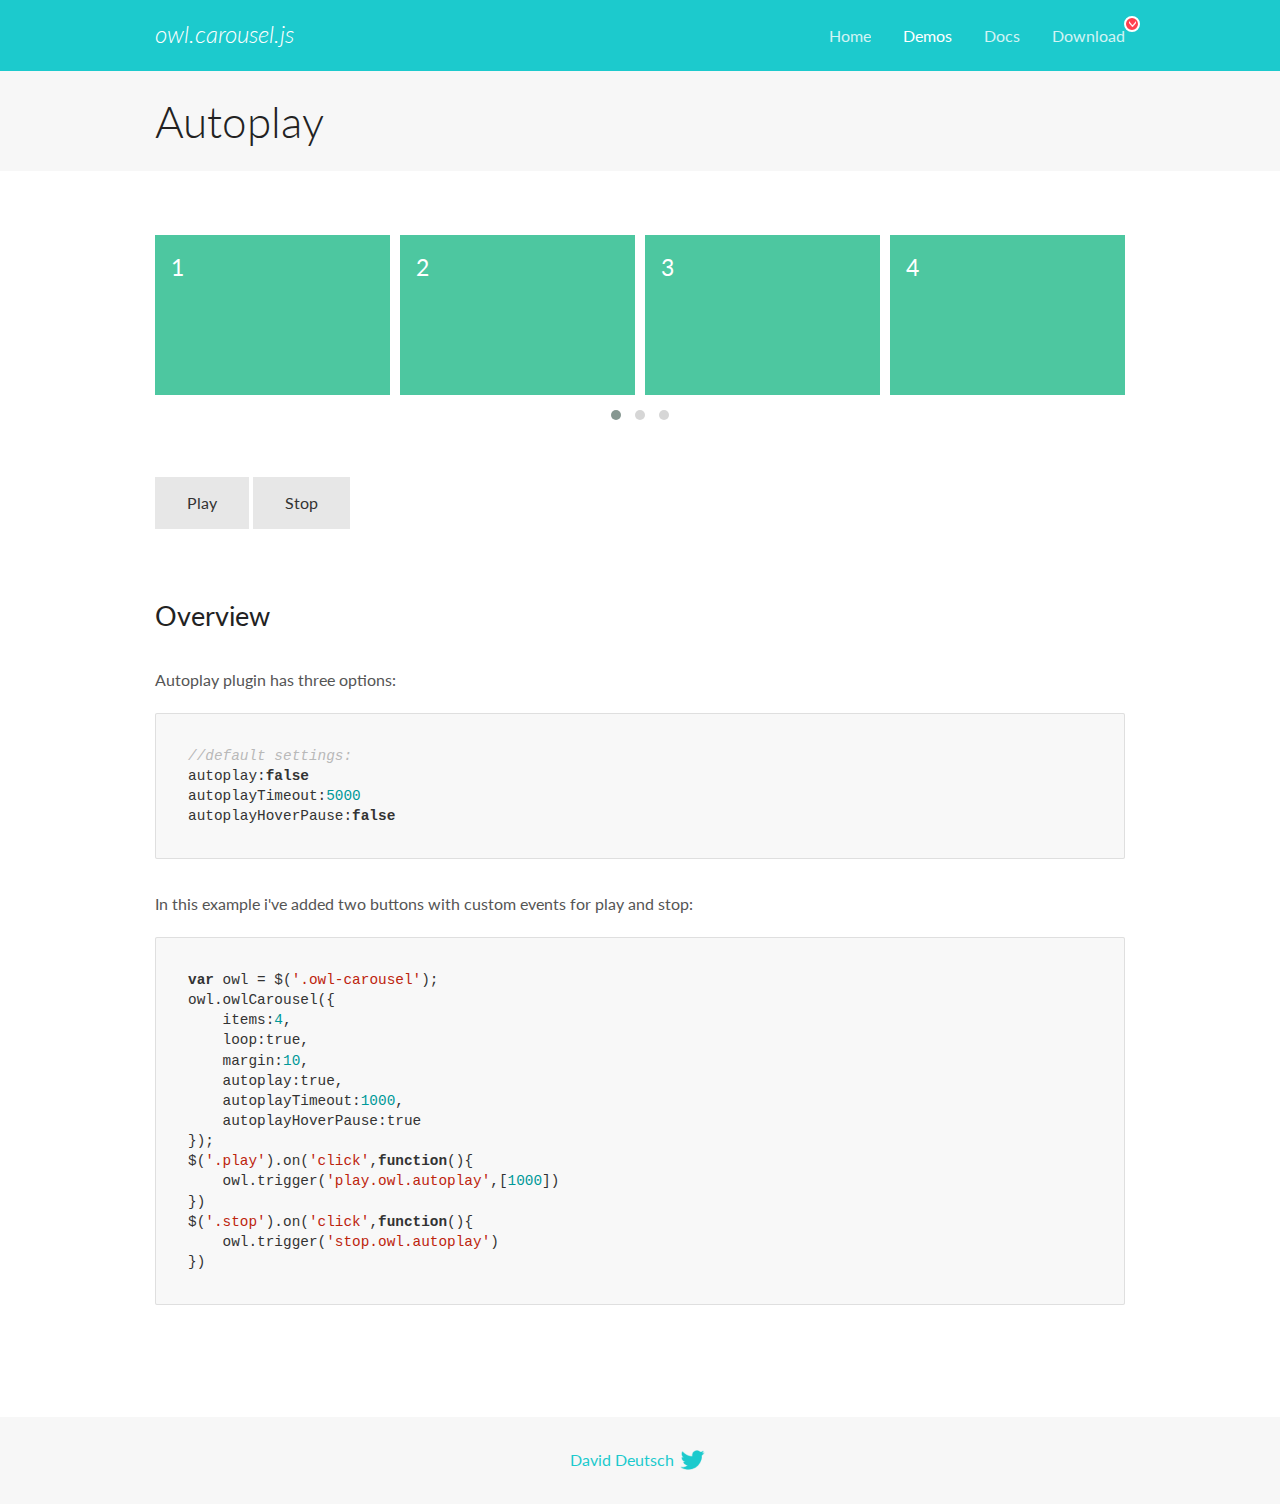
<file: assets/others/OwlCarousel/docs/demos/autoplay.html>
<!DOCTYPE html>
<html lang="en">
  <head>

    <!-- head -->
    <meta charset="utf-8">
    <meta name="msapplication-tap-highlight" content="no" />
    <meta name="viewport" content="width=device-width, initial-scale=1.0" />
    <meta name="description" content="Autoplay usage demo">
    <meta name="author" content="David Deutsch">
    <title>
      Autoplay Demo | Owl Carousel | 2.3.4
    </title>

    <!-- Stylesheets -->
    <link href='https://fonts.googleapis.com/css?family=Lato:300,400,700,400italic,300italic' rel='stylesheet' type='text/css'>
    <link rel="stylesheet" href="../assets/css/docs.theme.min.css">

    <!-- Owl Stylesheets -->
    <link rel="stylesheet" href="../assets/owlcarousel/assets/owl.carousel.min.css">
    <link rel="stylesheet" href="../assets/owlcarousel/assets/owl.theme.default.min.css">

    <!-- HTML5 shim and Respond.js IE8 support of HTML5 elements and media queries -->

    <!--[if lt IE 9]>
      <script src="https://oss.maxcdn.com/libs/html5shiv/3.7.0/html5shiv.js"></script>
      <script src="https://oss.maxcdn.com/libs/respond.js/1.3.0/respond.min.js"></script>
    <![endif]-->

    <!-- Favicons -->
    <link rel="apple-touch-icon-precomposed" sizes="144x144" href="../assets/ico/apple-touch-icon-144-precomposed.png">
    <link rel="shortcut icon" href="../assets/ico/favicon.png">
    <link rel="shortcut icon" href="favicon.ico">

    <!-- Yeah i know js should not be in header. Its required for demos.-->

    <!-- javascript -->
    <script src="../assets/vendors/jquery.min.js"></script>
    <script src="../assets/owlcarousel/owl.carousel.js"></script>
  </head>
  <body>

    <!-- header -->
    <header class="header">
      <div class="row">
        <div class="large-12 columns">
          <div class="brand left">
            <h3>
              <a href="/OwlCarousel2/">owl.carousel.js</a> 
            </h3>
          </div>
          <a id="toggle-nav" class="right">
            <span></span> <span></span> <span></span> 
          </a> 
          <div class="nav-bar">
            <ul class="clearfix">
              <li> <a href="/OwlCarousel2/index.html">Home</a>  </li>
              <li class="active">
                <a href="/OwlCarousel2/demos/demos.html">Demos</a> 
              </li>
              <li> <a href="/OwlCarousel2/docs/started-welcome.html">Docs</a>  </li>
              <li>
                <a href="https://github.com/OwlCarousel2/OwlCarousel2/archive/2.3.4.zip">Download</a> 
                <span class="download"></span> 
              </li>
            </ul>
          </div>
        </div>
      </div>
    </header>

    <!-- title -->
    <section class="title">
      <div class="row">
        <div class="large-12 columns">
          <h1>Autoplay</h1>
        </div>
      </div>
    </section>

    <!--  Demos -->
    <section id="demos">
      <div class="row">
        <div class="large-12 columns">
          <div class="owl-carousel owl-theme">
            <div class="item">
              <h4>1</h4>
            </div>
            <div class="item">
              <h4>2</h4>
            </div>
            <div class="item">
              <h4>3</h4>
            </div>
            <div class="item">
              <h4>4</h4>
            </div>
            <div class="item">
              <h4>5</h4>
            </div>
            <div class="item">
              <h4>6</h4>
            </div>
            <div class="item">
              <h4>7</h4>
            </div>
            <div class="item">
              <h4>8</h4>
            </div>
            <div class="item">
              <h4>9</h4>
            </div>
            <div class="item">
              <h4>10</h4>
            </div>
            <div class="item">
              <h4>11</h4>
            </div>
            <div class="item">
              <h4>12</h4>
            </div>
          </div>
          <a class="button secondary play">Play</a> 
          <a class="button secondary stop">Stop</a> 
          <h3 id="overview">Overview</h3>
          <p>Autoplay plugin has three options:</p>
          <pre><code>//default settings:
autoplay:false
autoplayTimeout:5000
autoplayHoverPause:false</code></pre>
          <p>In this example i&#39;ve added two buttons with custom events for play and stop:</p>
          <pre><code>var owl = $(&#39;.owl-carousel&#39;);
owl.owlCarousel({
    items:4,
    loop:true,
    margin:10,
    autoplay:true,
    autoplayTimeout:1000,
    autoplayHoverPause:true
});
$(&#39;.play&#39;).on(&#39;click&#39;,function(){
    owl.trigger(&#39;play.owl.autoplay&#39;,[1000])
})
$(&#39;.stop&#39;).on(&#39;click&#39;,function(){
    owl.trigger(&#39;stop.owl.autoplay&#39;)
})</code></pre>
          <script>
            $(document).ready(function() {
              var owl = $('.owl-carousel');
              owl.owlCarousel({
                items: 4,
                loop: true,
                margin: 10,
                autoplay: true,
                autoplayTimeout: 1000,
                autoplayHoverPause: true
              });
              $('.play').on('click', function() {
                owl.trigger('play.owl.autoplay', [1000])
              })
              $('.stop').on('click', function() {
                owl.trigger('stop.owl.autoplay')
              })
            })
          </script>
        </div>
      </div>
    </section>

    <!-- footer -->
    <footer class="footer">
      <div class="row">
        <div class="large-12 columns">
          <h5>
            <a href="/OwlCarousel2/docs/support-contact.html">David Deutsch</a> 
            <a id="custom-tweet-button" href="https://twitter.com/share?url=https://github.com/OwlCarousel2/OwlCarousel2&text=Owl Carousel - This is so awesome! " target="_blank"></a> 
          </h5>
        </div>
      </div>
    </footer>

    <!-- vendors -->
    <script src="../assets/vendors/highlight.js"></script>
    <script src="../assets/js/app.js"></script>
  </body>
</html>
</file>
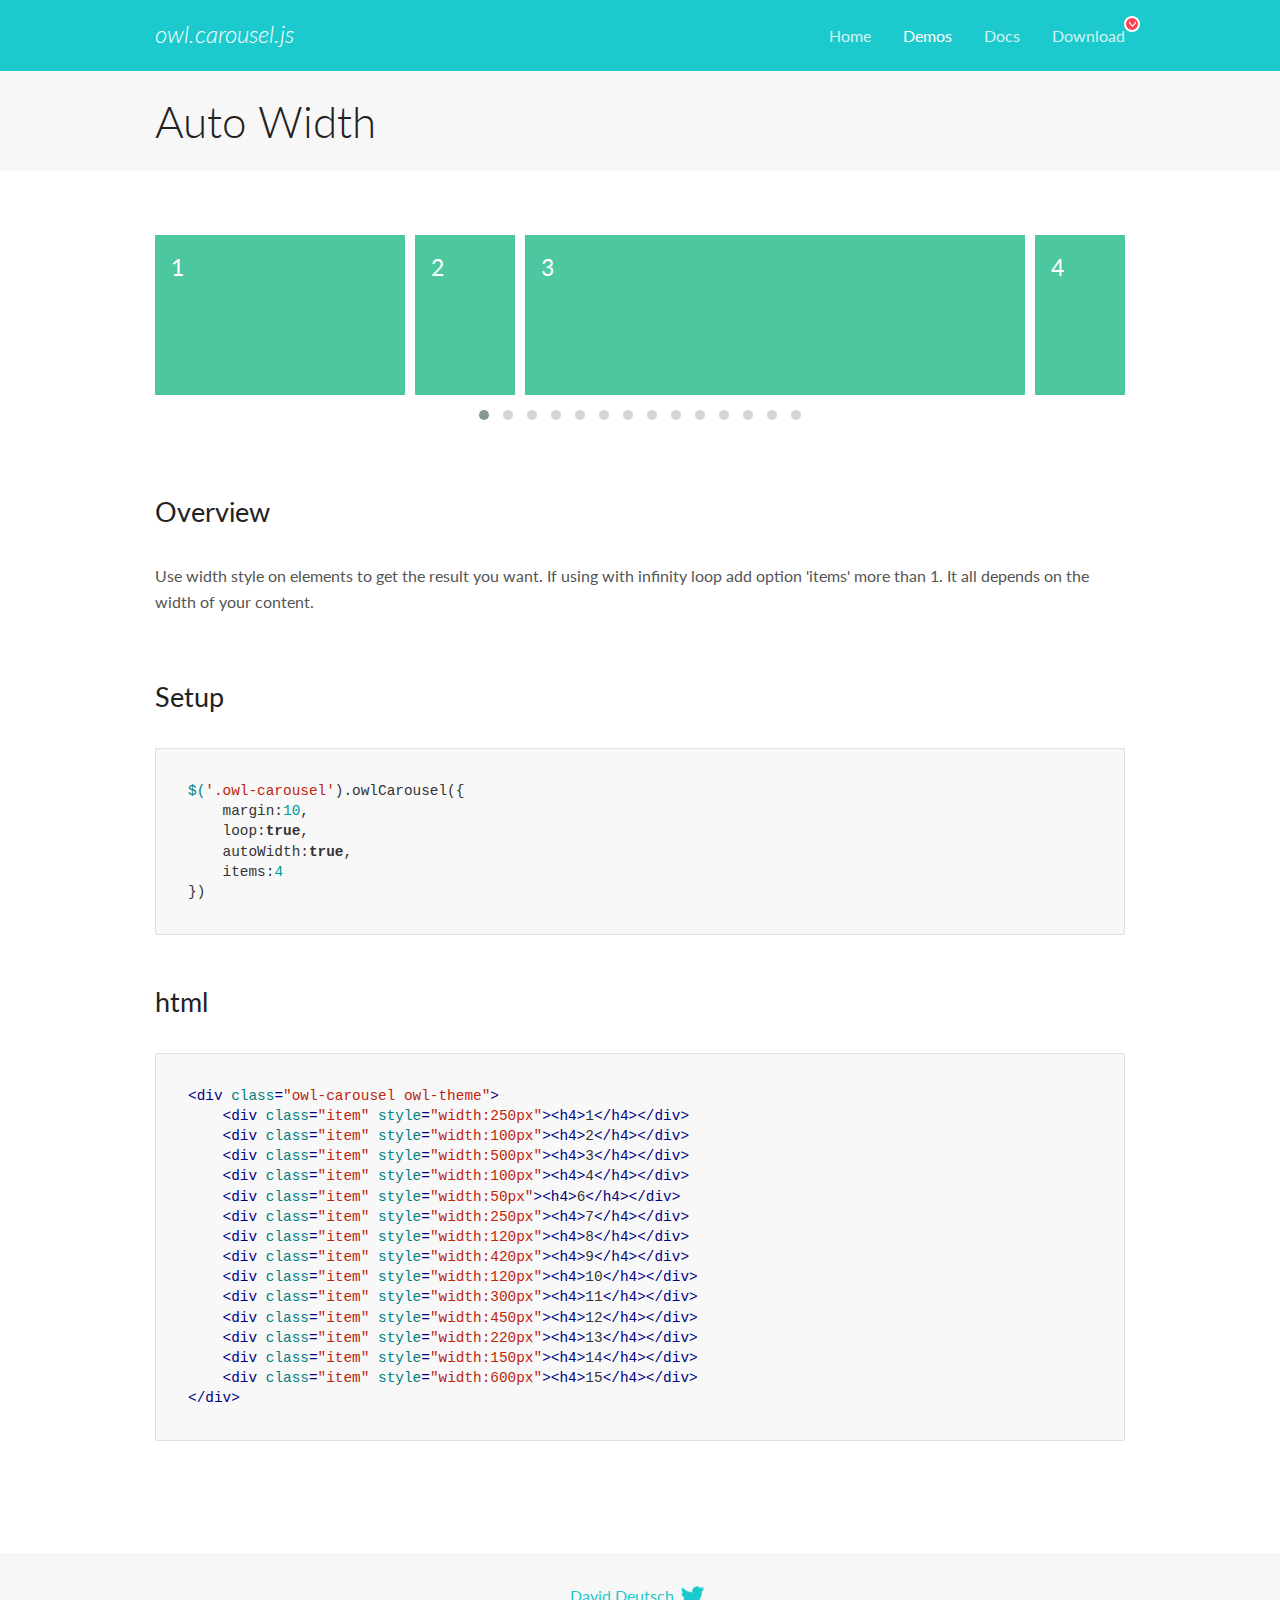
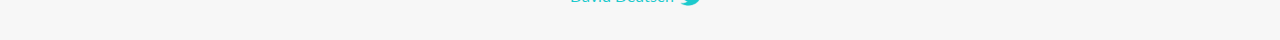
<file: assets/others/OwlCarousel/docs/demos/autowidth.html>
<!DOCTYPE html>
<html lang="en">
  <head>

    <!-- head -->
    <meta charset="utf-8">
    <meta name="msapplication-tap-highlight" content="no" />
    <meta name="viewport" content="width=device-width, initial-scale=1.0" />
    <meta name="description" content="Auto Width">
    <meta name="author" content="David Deutsch">
    <title>
      Auto Width Demo | Owl Carousel | 2.3.4
    </title>

    <!-- Stylesheets -->
    <link href='https://fonts.googleapis.com/css?family=Lato:300,400,700,400italic,300italic' rel='stylesheet' type='text/css'>
    <link rel="stylesheet" href="../assets/css/docs.theme.min.css">

    <!-- Owl Stylesheets -->
    <link rel="stylesheet" href="../assets/owlcarousel/assets/owl.carousel.min.css">
    <link rel="stylesheet" href="../assets/owlcarousel/assets/owl.theme.default.min.css">

    <!-- HTML5 shim and Respond.js IE8 support of HTML5 elements and media queries -->

    <!--[if lt IE 9]>
      <script src="https://oss.maxcdn.com/libs/html5shiv/3.7.0/html5shiv.js"></script>
      <script src="https://oss.maxcdn.com/libs/respond.js/1.3.0/respond.min.js"></script>
    <![endif]-->

    <!-- Favicons -->
    <link rel="apple-touch-icon-precomposed" sizes="144x144" href="../assets/ico/apple-touch-icon-144-precomposed.png">
    <link rel="shortcut icon" href="../assets/ico/favicon.png">
    <link rel="shortcut icon" href="favicon.ico">

    <!-- Yeah i know js should not be in header. Its required for demos.-->

    <!-- javascript -->
    <script src="../assets/vendors/jquery.min.js"></script>
    <script src="../assets/owlcarousel/owl.carousel.js"></script>
  </head>
  <body>

    <!-- header -->
    <header class="header">
      <div class="row">
        <div class="large-12 columns">
          <div class="brand left">
            <h3>
              <a href="/OwlCarousel2/">owl.carousel.js</a> 
            </h3>
          </div>
          <a id="toggle-nav" class="right">
            <span></span> <span></span> <span></span> 
          </a> 
          <div class="nav-bar">
            <ul class="clearfix">
              <li> <a href="/OwlCarousel2/index.html">Home</a>  </li>
              <li class="active">
                <a href="/OwlCarousel2/demos/demos.html">Demos</a> 
              </li>
              <li> <a href="/OwlCarousel2/docs/started-welcome.html">Docs</a>  </li>
              <li>
                <a href="https://github.com/OwlCarousel2/OwlCarousel2/archive/2.3.4.zip">Download</a> 
                <span class="download"></span> 
              </li>
            </ul>
          </div>
        </div>
      </div>
    </header>

    <!-- title -->
    <section class="title">
      <div class="row">
        <div class="large-12 columns">
          <h1>Auto Width</h1>
        </div>
      </div>
    </section>

    <!--  Demos -->
    <section id="demos">
      <div class="row">
        <div class="large-12 columns">
          <div class="owl-carousel owl-theme">
            <div class="item" style="width:250px">
              <h4>1</h4>
            </div>
            <div class="item" style="width:100px">
              <h4>2</h4>
            </div>
            <div class="item" style="width:500px">
              <h4>3</h4>
            </div>
            <div class="item" style="width:100px">
              <h4>4</h4>
            </div>
            <div class="item" style="width:50px">
              <h4>6</h4>
            </div>
            <div class="item" style="width:250px">
              <h4>7</h4>
            </div>
            <div class="item" style="width:120px">
              <h4>8</h4>
            </div>
            <div class="item" style="width:420px">
              <h4>9</h4>
            </div>
            <div class="item" style="width:120px">
              <h4>10</h4>
            </div>
            <div class="item" style="width:300px">
              <h4>11</h4>
            </div>
            <div class="item" style="width:450px">
              <h4>12</h4>
            </div>
            <div class="item" style="width:220px">
              <h4>13</h4>
            </div>
            <div class="item" style="width:150px">
              <h4>14</h4>
            </div>
            <div class="item" style="width:600px">
              <h4>15</h4>
            </div>
          </div>
          <h3 id="overview">Overview</h3>
          <p>Use width style on elements to get the result you want. If using with infinity loop add option &#39;items&#39; more than 1. It all depends on the width of your content.</p>
          <h3 id="setup">Setup</h3>
          <pre><code>$(&#39;.owl-carousel&#39;).owlCarousel({
    margin:10,
    loop:true,
    autoWidth:true,
    items:4
})</code></pre>
          <h3 id="html">html</h3>
          <pre><code>&lt;div class=&quot;owl-carousel owl-theme&quot;&gt;
    &lt;div class=&quot;item&quot; style=&quot;width:250px&quot;&gt;&lt;h4&gt;1&lt;/h4&gt;&lt;/div&gt;
    &lt;div class=&quot;item&quot; style=&quot;width:100px&quot;&gt;&lt;h4&gt;2&lt;/h4&gt;&lt;/div&gt;
    &lt;div class=&quot;item&quot; style=&quot;width:500px&quot;&gt;&lt;h4&gt;3&lt;/h4&gt;&lt;/div&gt;
    &lt;div class=&quot;item&quot; style=&quot;width:100px&quot;&gt;&lt;h4&gt;4&lt;/h4&gt;&lt;/div&gt;
    &lt;div class=&quot;item&quot; style=&quot;width:50px&quot;&gt;&lt;h4&gt;6&lt;/h4&gt;&lt;/div&gt;
    &lt;div class=&quot;item&quot; style=&quot;width:250px&quot;&gt;&lt;h4&gt;7&lt;/h4&gt;&lt;/div&gt;
    &lt;div class=&quot;item&quot; style=&quot;width:120px&quot;&gt;&lt;h4&gt;8&lt;/h4&gt;&lt;/div&gt;
    &lt;div class=&quot;item&quot; style=&quot;width:420px&quot;&gt;&lt;h4&gt;9&lt;/h4&gt;&lt;/div&gt;
    &lt;div class=&quot;item&quot; style=&quot;width:120px&quot;&gt;&lt;h4&gt;10&lt;/h4&gt;&lt;/div&gt;
    &lt;div class=&quot;item&quot; style=&quot;width:300px&quot;&gt;&lt;h4&gt;11&lt;/h4&gt;&lt;/div&gt;
    &lt;div class=&quot;item&quot; style=&quot;width:450px&quot;&gt;&lt;h4&gt;12&lt;/h4&gt;&lt;/div&gt;
    &lt;div class=&quot;item&quot; style=&quot;width:220px&quot;&gt;&lt;h4&gt;13&lt;/h4&gt;&lt;/div&gt;
    &lt;div class=&quot;item&quot; style=&quot;width:150px&quot;&gt;&lt;h4&gt;14&lt;/h4&gt;&lt;/div&gt;
    &lt;div class=&quot;item&quot; style=&quot;width:600px&quot;&gt;&lt;h4&gt;15&lt;/h4&gt;&lt;/div&gt;
&lt;/div&gt;</code></pre>
          <script>
            $(document).ready(function() {
              $('.owl-carousel').owlCarousel({
                margin: 10,
                loop: true,
                autoWidth: true,
                items: 4
              })
            })
          </script>
        </div>
      </div>
    </section>

    <!-- footer -->
    <footer class="footer">
      <div class="row">
        <div class="large-12 columns">
          <h5>
            <a href="/OwlCarousel2/docs/support-contact.html">David Deutsch</a> 
            <a id="custom-tweet-button" href="https://twitter.com/share?url=https://github.com/OwlCarousel2/OwlCarousel2&text=Owl Carousel - This is so awesome! " target="_blank"></a> 
          </h5>
        </div>
      </div>
    </footer>

    <!-- vendors -->
    <script src="../assets/vendors/highlight.js"></script>
    <script src="../assets/js/app.js"></script>
  </body>
</html>
</file>
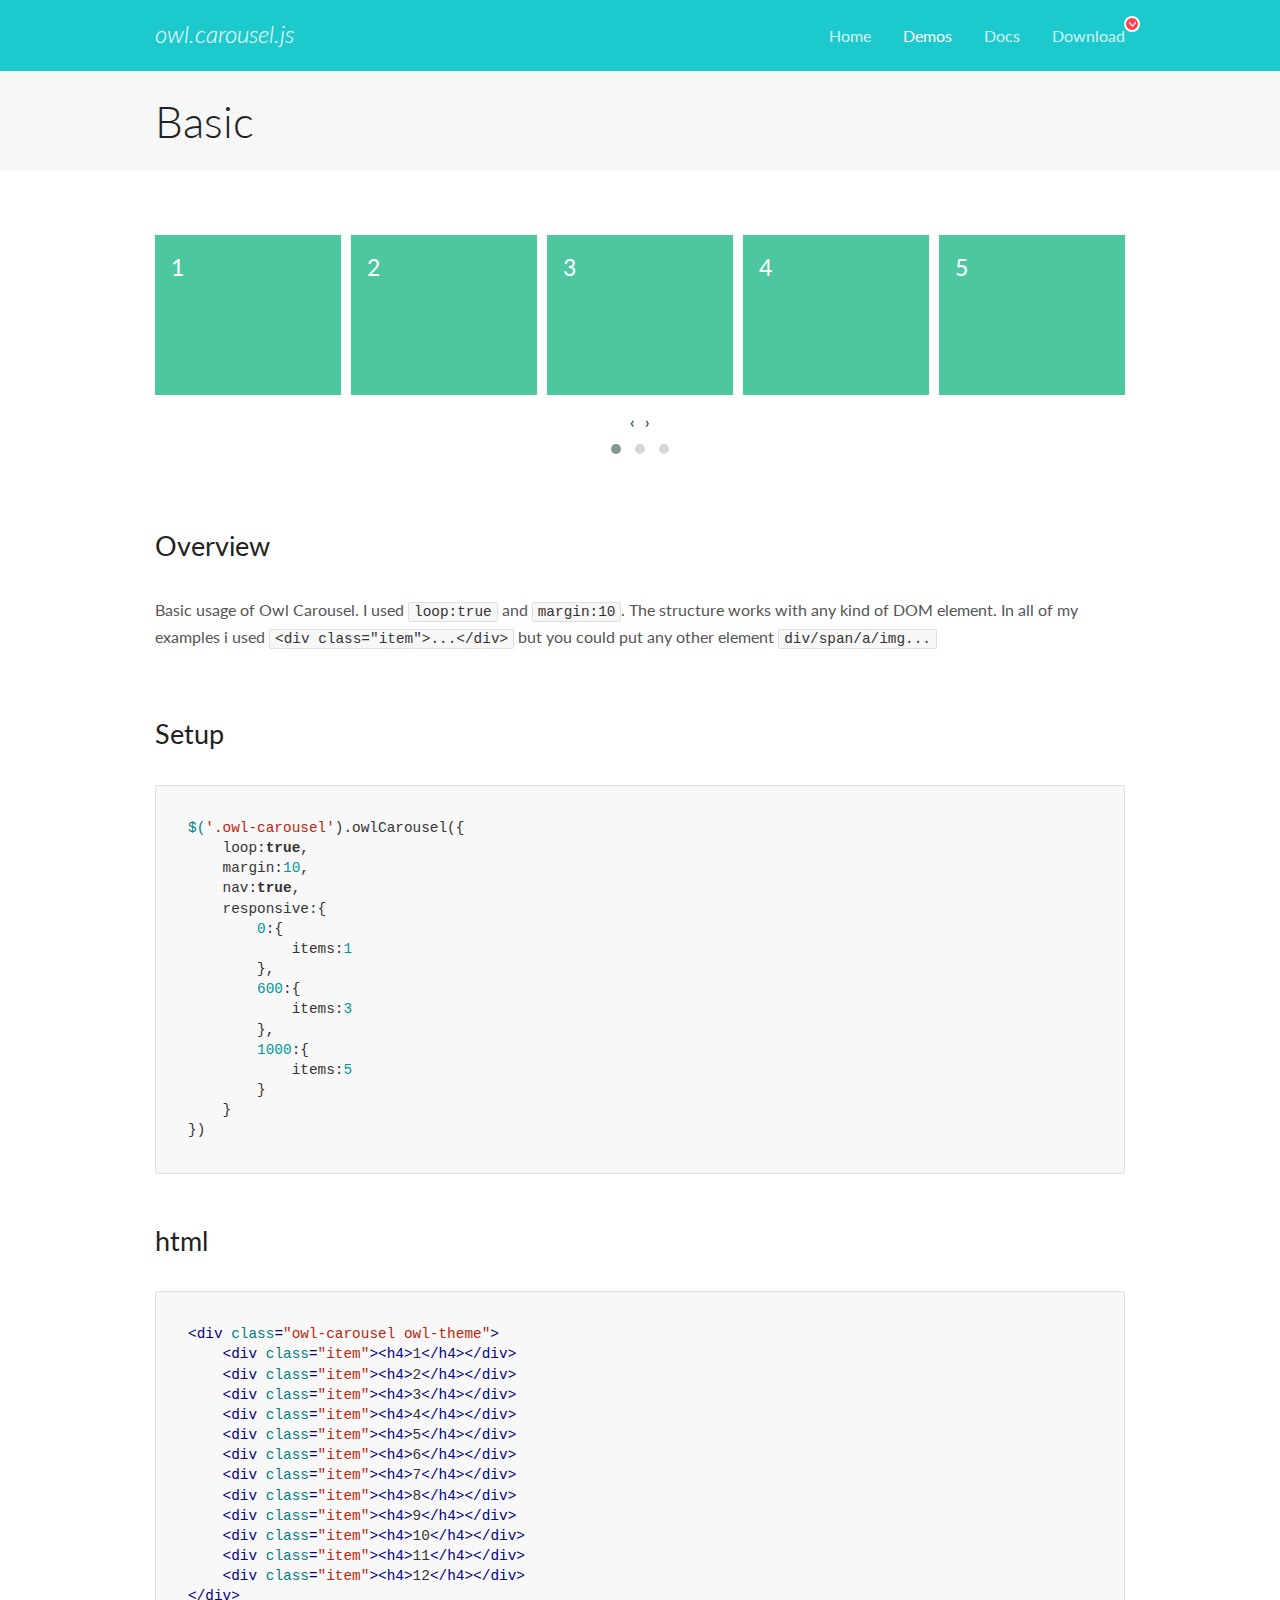
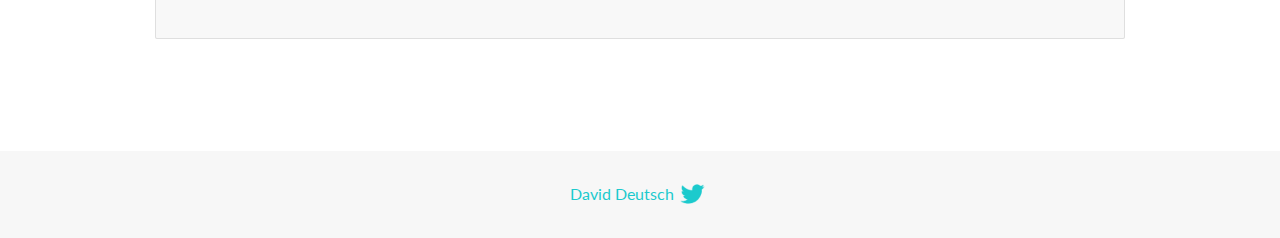
<file: assets/others/OwlCarousel/docs/demos/basic.html>
<!DOCTYPE html>
<html lang="en">
  <head>

    <!-- head -->
    <meta charset="utf-8">
    <meta name="msapplication-tap-highlight" content="no" />
    <meta name="viewport" content="width=device-width, initial-scale=1.0" />
    <meta name="description" content="Basic usage demo">
    <meta name="author" content="David Deutsch">
    <title>
      Basic Demo | Owl Carousel | 2.3.4
    </title>

    <!-- Stylesheets -->
    <link href='https://fonts.googleapis.com/css?family=Lato:300,400,700,400italic,300italic' rel='stylesheet' type='text/css'>
    <link rel="stylesheet" href="../assets/css/docs.theme.min.css">

    <!-- Owl Stylesheets -->
    <link rel="stylesheet" href="../assets/owlcarousel/assets/owl.carousel.min.css">
    <link rel="stylesheet" href="../assets/owlcarousel/assets/owl.theme.default.min.css">

    <!-- HTML5 shim and Respond.js IE8 support of HTML5 elements and media queries -->

    <!--[if lt IE 9]>
      <script src="https://oss.maxcdn.com/libs/html5shiv/3.7.0/html5shiv.js"></script>
      <script src="https://oss.maxcdn.com/libs/respond.js/1.3.0/respond.min.js"></script>
    <![endif]-->

    <!-- Favicons -->
    <link rel="apple-touch-icon-precomposed" sizes="144x144" href="../assets/ico/apple-touch-icon-144-precomposed.png">
    <link rel="shortcut icon" href="../assets/ico/favicon.png">
    <link rel="shortcut icon" href="favicon.ico">

    <!-- Yeah i know js should not be in header. Its required for demos.-->

    <!-- javascript -->
    <script src="../assets/vendors/jquery.min.js"></script>
    <script src="../assets/owlcarousel/owl.carousel.js"></script>
  </head>
  <body>

    <!-- header -->
    <header class="header">
      <div class="row">
        <div class="large-12 columns">
          <div class="brand left">
            <h3>
              <a href="/OwlCarousel2/">owl.carousel.js</a> 
            </h3>
          </div>
          <a id="toggle-nav" class="right">
            <span></span> <span></span> <span></span> 
          </a> 
          <div class="nav-bar">
            <ul class="clearfix">
              <li> <a href="/OwlCarousel2/index.html">Home</a>  </li>
              <li class="active">
                <a href="/OwlCarousel2/demos/demos.html">Demos</a> 
              </li>
              <li> <a href="/OwlCarousel2/docs/started-welcome.html">Docs</a>  </li>
              <li>
                <a href="https://github.com/OwlCarousel2/OwlCarousel2/archive/2.3.4.zip">Download</a> 
                <span class="download"></span> 
              </li>
            </ul>
          </div>
        </div>
      </div>
    </header>

    <!-- title -->
    <section class="title">
      <div class="row">
        <div class="large-12 columns">
          <h1>Basic</h1>
        </div>
      </div>
    </section>

    <!--  Demos -->
    <section id="demos">
      <div class="row">
        <div class="large-12 columns">
          <div class="owl-carousel owl-theme">
            <div class="item">
              <h4>1</h4>
            </div>
            <div class="item">
              <h4>2</h4>
            </div>
            <div class="item">
              <h4>3</h4>
            </div>
            <div class="item">
              <h4>4</h4>
            </div>
            <div class="item">
              <h4>5</h4>
            </div>
            <div class="item">
              <h4>6</h4>
            </div>
            <div class="item">
              <h4>7</h4>
            </div>
            <div class="item">
              <h4>8</h4>
            </div>
            <div class="item">
              <h4>9</h4>
            </div>
            <div class="item">
              <h4>10</h4>
            </div>
            <div class="item">
              <h4>11</h4>
            </div>
            <div class="item">
              <h4>12</h4>
            </div>
          </div>
          <h3 id="overview">Overview</h3>
          <p>Basic usage of Owl Carousel. I used <code>loop:true</code> and <code>margin:10</code>. The structure works with any kind of DOM element. In all of my examples i used <code>&lt;div class=&quot;item&quot;&gt;...&lt;/div&gt;</code> but you could
            put any other element <code>div/span/a/img...</code></p>
          <h3 id="setup">Setup</h3>
          <pre><code>$(&#39;.owl-carousel&#39;).owlCarousel({
    loop:true,
    margin:10,
    nav:true,
    responsive:{
        0:{
            items:1
        },
        600:{
            items:3
        },
        1000:{
            items:5
        }
    }
})</code></pre>
          <h3 id="html">html</h3>
          <pre><code>&lt;div class=&quot;owl-carousel owl-theme&quot;&gt;
    &lt;div class=&quot;item&quot;&gt;&lt;h4&gt;1&lt;/h4&gt;&lt;/div&gt;
    &lt;div class=&quot;item&quot;&gt;&lt;h4&gt;2&lt;/h4&gt;&lt;/div&gt;
    &lt;div class=&quot;item&quot;&gt;&lt;h4&gt;3&lt;/h4&gt;&lt;/div&gt;
    &lt;div class=&quot;item&quot;&gt;&lt;h4&gt;4&lt;/h4&gt;&lt;/div&gt;
    &lt;div class=&quot;item&quot;&gt;&lt;h4&gt;5&lt;/h4&gt;&lt;/div&gt;
    &lt;div class=&quot;item&quot;&gt;&lt;h4&gt;6&lt;/h4&gt;&lt;/div&gt;
    &lt;div class=&quot;item&quot;&gt;&lt;h4&gt;7&lt;/h4&gt;&lt;/div&gt;
    &lt;div class=&quot;item&quot;&gt;&lt;h4&gt;8&lt;/h4&gt;&lt;/div&gt;
    &lt;div class=&quot;item&quot;&gt;&lt;h4&gt;9&lt;/h4&gt;&lt;/div&gt;
    &lt;div class=&quot;item&quot;&gt;&lt;h4&gt;10&lt;/h4&gt;&lt;/div&gt;
    &lt;div class=&quot;item&quot;&gt;&lt;h4&gt;11&lt;/h4&gt;&lt;/div&gt;
    &lt;div class=&quot;item&quot;&gt;&lt;h4&gt;12&lt;/h4&gt;&lt;/div&gt;
&lt;/div&gt;</code></pre>
          <script>
            $(document).ready(function() {
              var owl = $('.owl-carousel');
              owl.owlCarousel({
                margin: 10,
                nav: true,
                loop: true,
                responsive: {
                  0: {
                    items: 1
                  },
                  600: {
                    items: 3
                  },
                  1000: {
                    items: 5
                  }
                }
              })
            })
          </script>
        </div>
      </div>
    </section>

    <!-- footer -->
    <footer class="footer">
      <div class="row">
        <div class="large-12 columns">
          <h5>
            <a href="/OwlCarousel2/docs/support-contact.html">David Deutsch</a> 
            <a id="custom-tweet-button" href="https://twitter.com/share?url=https://github.com/OwlCarousel2/OwlCarousel2&text=Owl Carousel - This is so awesome! " target="_blank"></a> 
          </h5>
        </div>
      </div>
    </footer>

    <!-- vendors -->
    <script src="../assets/vendors/highlight.js"></script>
    <script src="../assets/js/app.js"></script>
  </body>
</html>
</file>
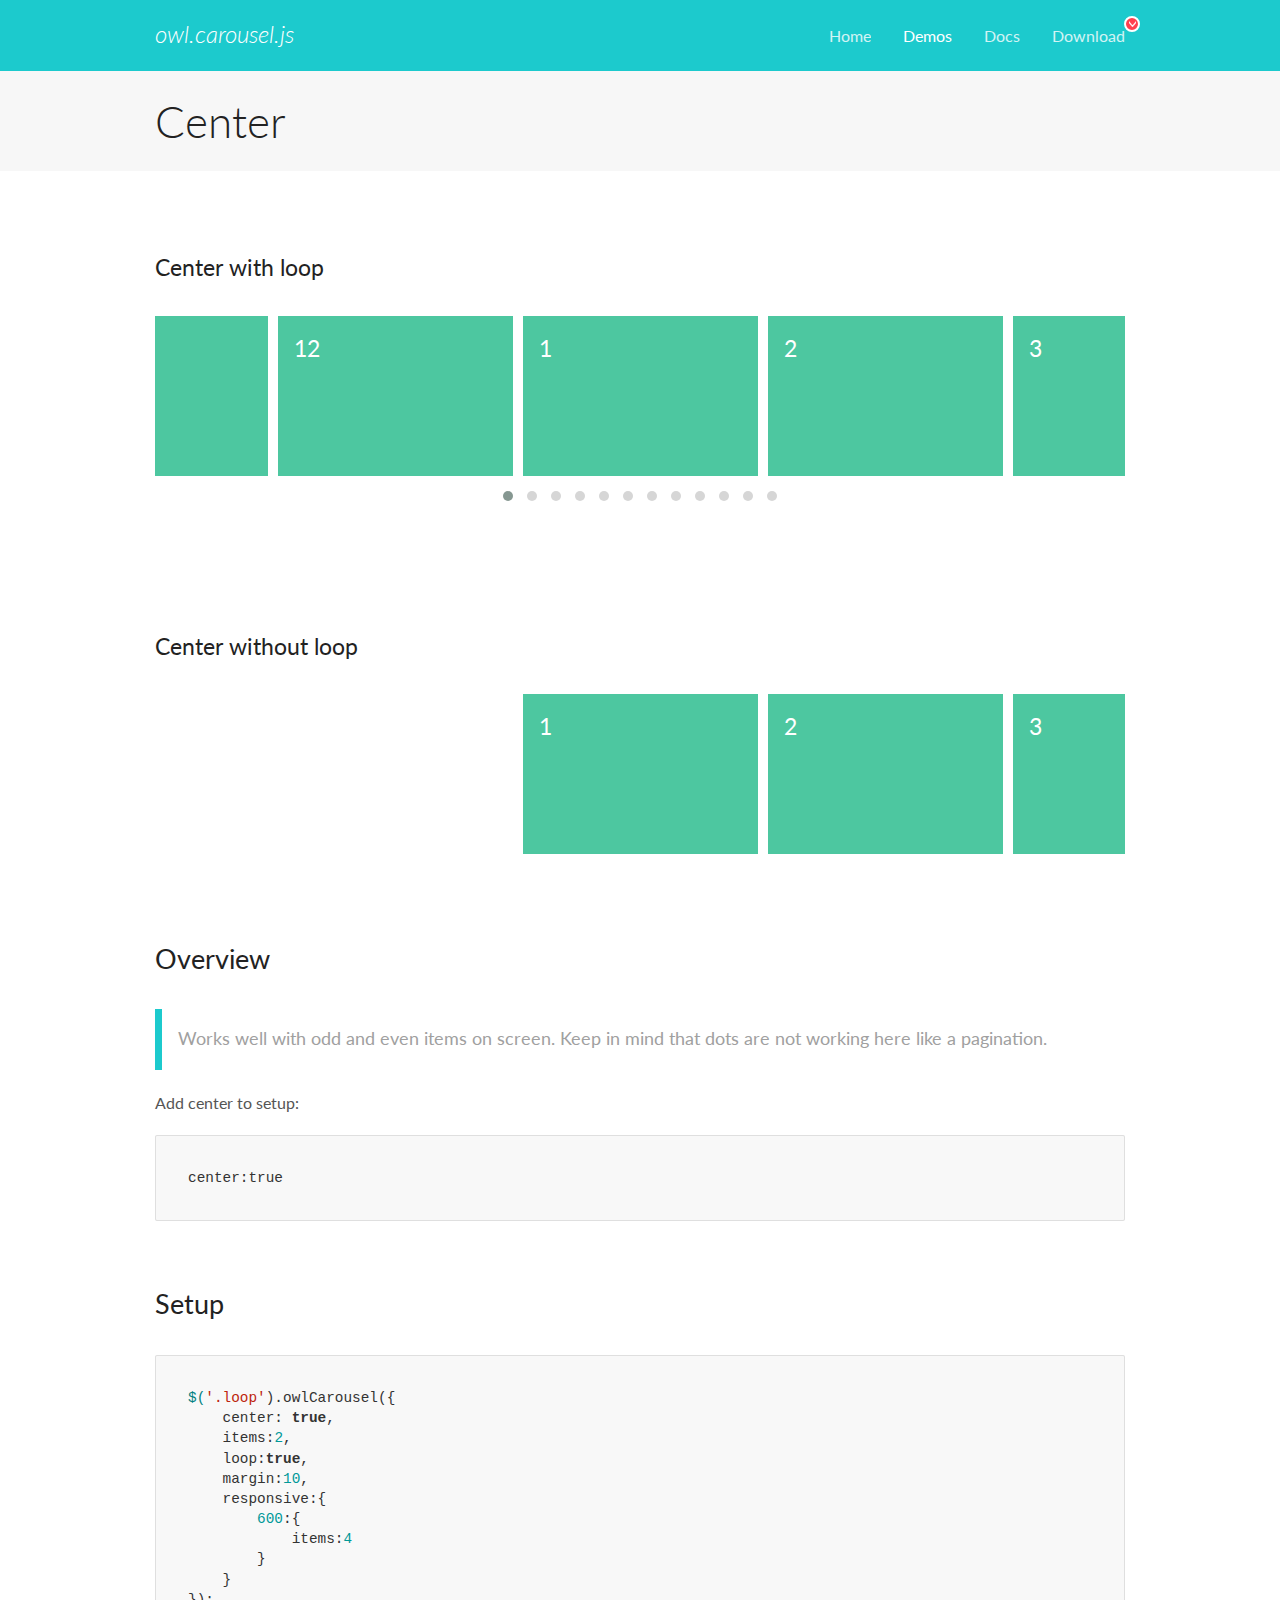
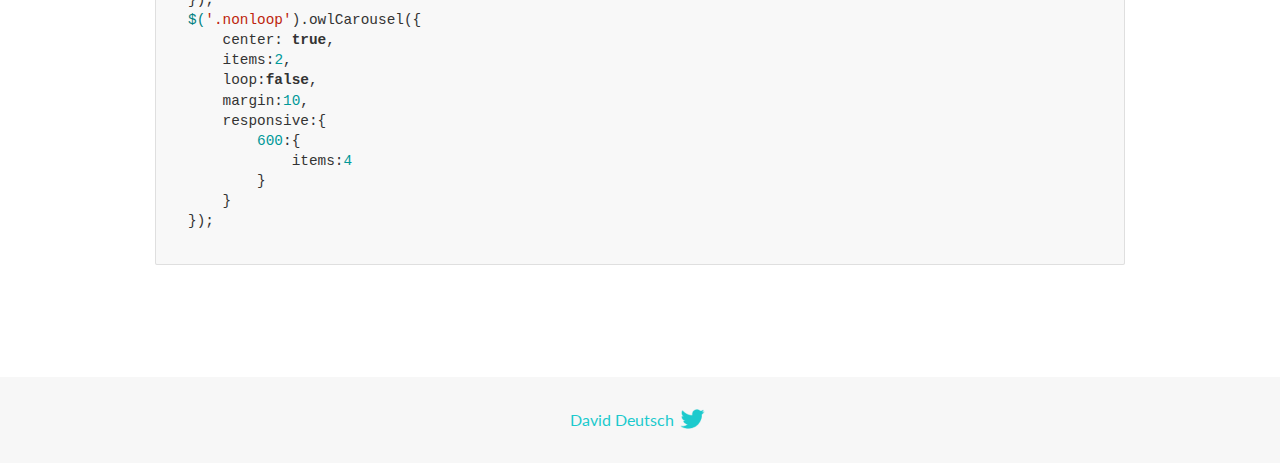
<file: assets/others/OwlCarousel/docs/demos/center.html>
<!DOCTYPE html>
<html lang="en">
  <head>

    <!-- head -->
    <meta charset="utf-8">
    <meta name="msapplication-tap-highlight" content="no" />
    <meta name="viewport" content="width=device-width, initial-scale=1.0" />
    <meta name="description" content="Center carousel">
    <meta name="author" content="David Deutsch">
    <title>
      Center Demo | Owl Carousel | 2.3.4
    </title>

    <!-- Stylesheets -->
    <link href='https://fonts.googleapis.com/css?family=Lato:300,400,700,400italic,300italic' rel='stylesheet' type='text/css'>
    <link rel="stylesheet" href="../assets/css/docs.theme.min.css">

    <!-- Owl Stylesheets -->
    <link rel="stylesheet" href="../assets/owlcarousel/assets/owl.carousel.min.css">
    <link rel="stylesheet" href="../assets/owlcarousel/assets/owl.theme.default.min.css">

    <!-- HTML5 shim and Respond.js IE8 support of HTML5 elements and media queries -->

    <!--[if lt IE 9]>
      <script src="https://oss.maxcdn.com/libs/html5shiv/3.7.0/html5shiv.js"></script>
      <script src="https://oss.maxcdn.com/libs/respond.js/1.3.0/respond.min.js"></script>
    <![endif]-->

    <!-- Favicons -->
    <link rel="apple-touch-icon-precomposed" sizes="144x144" href="../assets/ico/apple-touch-icon-144-precomposed.png">
    <link rel="shortcut icon" href="../assets/ico/favicon.png">
    <link rel="shortcut icon" href="favicon.ico">

    <!-- Yeah i know js should not be in header. Its required for demos.-->

    <!-- javascript -->
    <script src="../assets/vendors/jquery.min.js"></script>
    <script src="../assets/owlcarousel/owl.carousel.js"></script>
  </head>
  <body>

    <!-- header -->
    <header class="header">
      <div class="row">
        <div class="large-12 columns">
          <div class="brand left">
            <h3>
              <a href="/OwlCarousel2/">owl.carousel.js</a> 
            </h3>
          </div>
          <a id="toggle-nav" class="right">
            <span></span> <span></span> <span></span> 
          </a> 
          <div class="nav-bar">
            <ul class="clearfix">
              <li> <a href="/OwlCarousel2/index.html">Home</a>  </li>
              <li class="active">
                <a href="/OwlCarousel2/demos/demos.html">Demos</a> 
              </li>
              <li> <a href="/OwlCarousel2/docs/started-welcome.html">Docs</a>  </li>
              <li>
                <a href="https://github.com/OwlCarousel2/OwlCarousel2/archive/2.3.4.zip">Download</a> 
                <span class="download"></span> 
              </li>
            </ul>
          </div>
        </div>
      </div>
    </header>

    <!-- title -->
    <section class="title">
      <div class="row">
        <div class="large-12 columns">
          <h1>Center</h1>
        </div>
      </div>
    </section>

    <!--  Demos -->
    <section id="demos">
      <div class="row">
        <div class="large-12 columns">
          <h4 id="center-with-loop">Center with loop</h4>
          <div class="loop owl-carousel owl-theme">
            <div class="item">
              <h4>1</h4>
            </div>
            <div class="item">
              <h4>2</h4>
            </div>
            <div class="item">
              <h4>3</h4>
            </div>
            <div class="item">
              <h4>4</h4>
            </div>
            <div class="item">
              <h4>5</h4>
            </div>
            <div class="item">
              <h4>6</h4>
            </div>
            <div class="item">
              <h4>7</h4>
            </div>
            <div class="item">
              <h4>8</h4>
            </div>
            <div class="item">
              <h4>9</h4>
            </div>
            <div class="item">
              <h4>10</h4>
            </div>
            <div class="item">
              <h4>11</h4>
            </div>
            <div class="item">
              <h4>12</h4>
            </div>
          </div>
          <br>
          <h4 id="center-without-loop">Center without loop</h4>
          <div class="nonloop owl-carousel">
            <div class="item">
              <h4>1</h4>
            </div>
            <div class="item">
              <h4>2</h4>
            </div>
            <div class="item">
              <h4>3</h4>
            </div>
            <div class="item">
              <h4>4</h4>
            </div>
            <div class="item">
              <h4>5</h4>
            </div>
            <div class="item">
              <h4>6</h4>
            </div>
            <div class="item">
              <h4>7</h4>
            </div>
            <div class="item">
              <h4>8</h4>
            </div>
            <div class="item">
              <h4>9</h4>
            </div>
            <div class="item">
              <h4>10</h4>
            </div>
            <div class="item">
              <h4>11</h4>
            </div>
            <div class="item">
              <h4>12</h4>
            </div>
          </div>
          <h3 id="overview">Overview</h3>
          <blockquote>
            <p>Works well with odd and even items on screen. Keep in mind that dots are not working here like a pagination.</p>
          </blockquote>
          <p>Add center to setup:</p>
          <pre><code>center:true</code></pre>
          <h3 id="setup">Setup</h3>
          <pre><code>$(&#39;.loop&#39;).owlCarousel({
    center: true,
    items:2,
    loop:true,
    margin:10,
    responsive:{
        600:{
            items:4
        }
    }
});
$(&#39;.nonloop&#39;).owlCarousel({
    center: true,
    items:2,
    loop:false,
    margin:10,
    responsive:{
        600:{
            items:4
        }
    }
});</code></pre>
          <script>
            jQuery(document).ready(function($) {
              $('.loop').owlCarousel({
                center: true,
                items: 2,
                loop: true,
                margin: 10,
                responsive: {
                  600: {
                    items: 4
                  }
                }
              });
              $('.nonloop').owlCarousel({
                center: true,
                items: 2,
                loop: false,
                margin: 10,
                responsive: {
                  600: {
                    items: 4
                  }
                }
              });
            });
          </script>
        </div>
      </div>
    </section>

    <!-- footer -->
    <footer class="footer">
      <div class="row">
        <div class="large-12 columns">
          <h5>
            <a href="/OwlCarousel2/docs/support-contact.html">David Deutsch</a> 
            <a id="custom-tweet-button" href="https://twitter.com/share?url=https://github.com/OwlCarousel2/OwlCarousel2&text=Owl Carousel - This is so awesome! " target="_blank"></a> 
          </h5>
        </div>
      </div>
    </footer>

    <!-- vendors -->
    <script src="../assets/vendors/highlight.js"></script>
    <script src="../assets/js/app.js"></script>
  </body>
</html>
</file>
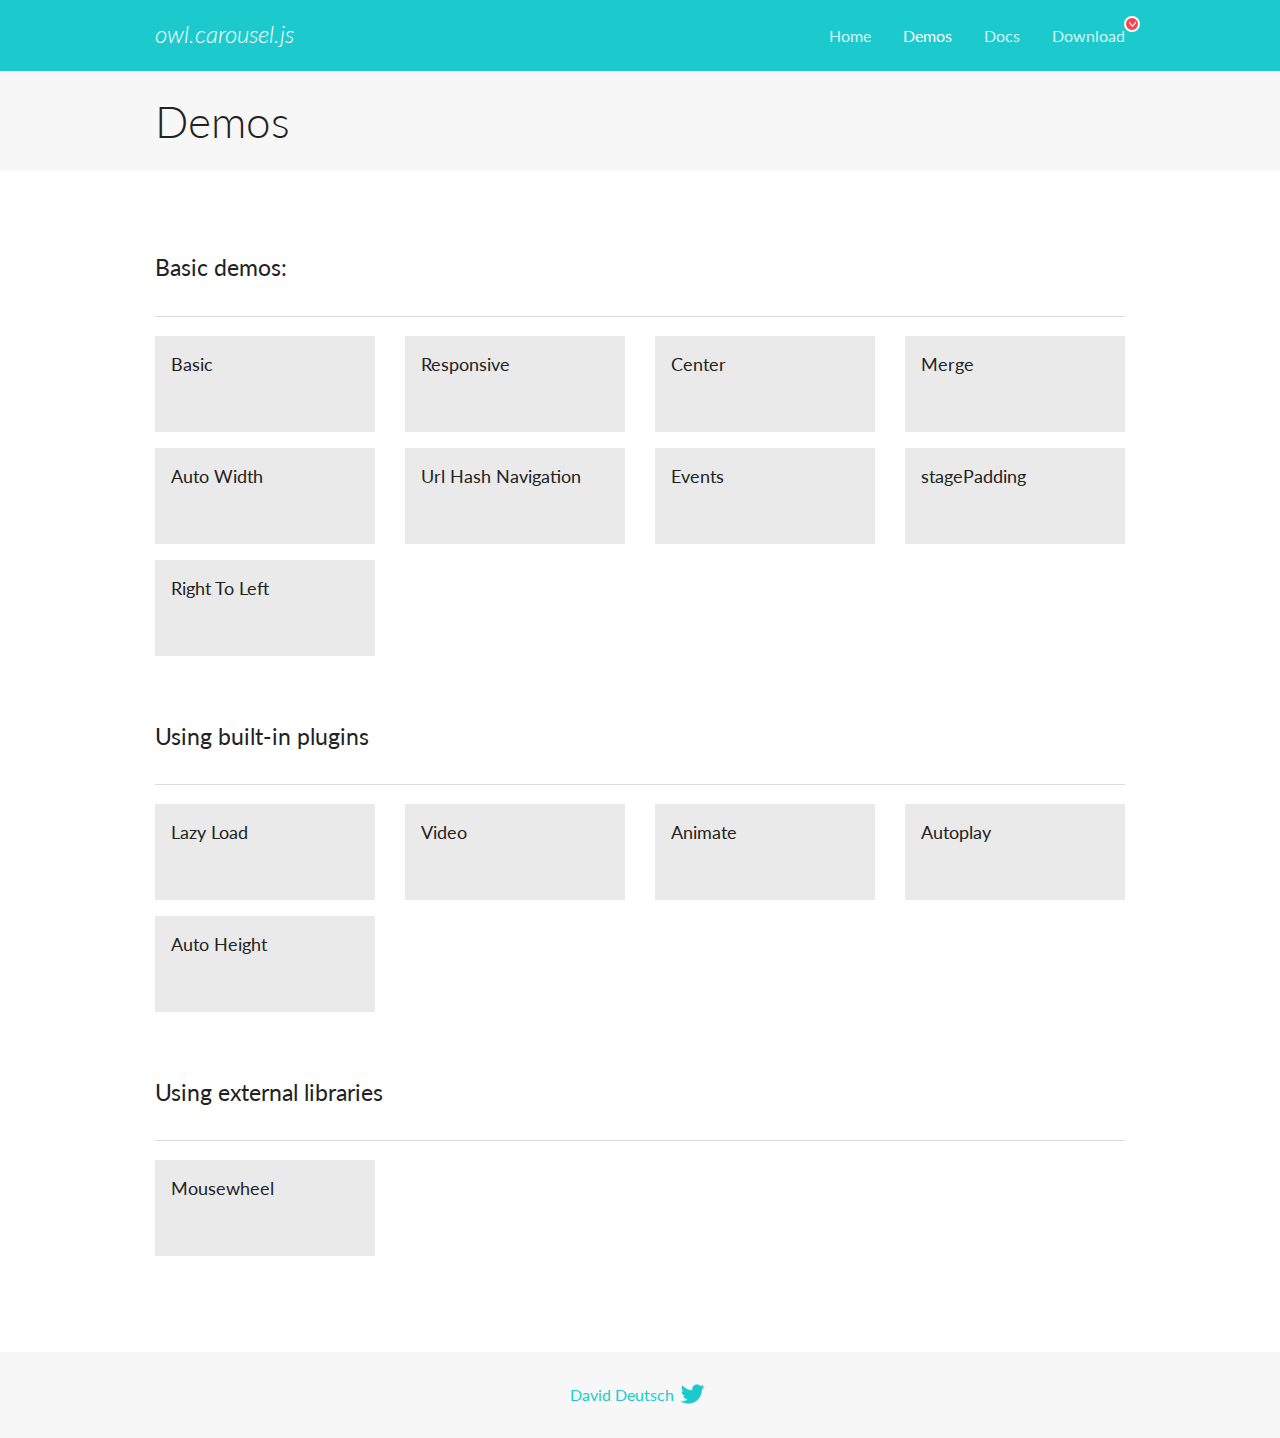
<file: assets/others/OwlCarousel/docs/demos/demos.html>
<!DOCTYPE html>
<html lang="en">
  <head>

    <!-- head -->
    <meta charset="utf-8">
    <meta name="msapplication-tap-highlight" content="no" />
    <meta name="viewport" content="width=device-width, initial-scale=1.0" />
    <meta name="description" content="A list of Owl Carousel examples.">
    <meta name="author" content="David Deutsch">
    <title>
      Demos | Owl Carousel | 2.3.4
    </title>

    <!-- Stylesheets -->
    <link href='https://fonts.googleapis.com/css?family=Lato:300,400,700,400italic,300italic' rel='stylesheet' type='text/css'>
    <link rel="stylesheet" href="../assets/css/docs.theme.min.css">

    <!-- Owl Stylesheets -->
    <link rel="stylesheet" href="../assets/owlcarousel/assets/owl.carousel.min.css">
    <link rel="stylesheet" href="../assets/owlcarousel/assets/owl.theme.default.min.css">

    <!-- HTML5 shim and Respond.js IE8 support of HTML5 elements and media queries -->

    <!--[if lt IE 9]>
      <script src="https://oss.maxcdn.com/libs/html5shiv/3.7.0/html5shiv.js"></script>
      <script src="https://oss.maxcdn.com/libs/respond.js/1.3.0/respond.min.js"></script>
    <![endif]-->

    <!-- Favicons -->
    <link rel="apple-touch-icon-precomposed" sizes="144x144" href="../assets/ico/apple-touch-icon-144-precomposed.png">
    <link rel="shortcut icon" href="../assets/ico/favicon.png">
    <link rel="shortcut icon" href="favicon.ico">

    <!-- Yeah i know js should not be in header. Its required for demos.-->

    <!-- javascript -->
    <script src="../assets/vendors/jquery.min.js"></script>
    <script src="../assets/owlcarousel/owl.carousel.js"></script>
  </head>
  <body>

    <!-- header -->
    <header class="header">
      <div class="row">
        <div class="large-12 columns">
          <div class="brand left">
            <h3>
              <a href="/OwlCarousel2/">owl.carousel.js</a> 
            </h3>
          </div>
          <a id="toggle-nav" class="right">
            <span></span> <span></span> <span></span> 
          </a> 
          <div class="nav-bar">
            <ul class="clearfix">
              <li> <a href="/OwlCarousel2/index.html">Home</a>  </li>
              <li class="active">
                <a href="/OwlCarousel2/demos/demos.html">Demos</a> 
              </li>
              <li> <a href="/OwlCarousel2/docs/started-welcome.html">Docs</a>  </li>
              <li>
                <a href="https://github.com/OwlCarousel2/OwlCarousel2/archive/2.3.4.zip">Download</a> 
                <span class="download"></span> 
              </li>
            </ul>
          </div>
        </div>
      </div>
    </header>

    <!-- title -->
    <section class="title">
      <div class="row">
        <div class="large-12 columns">
          <h1>Demos</h1>
        </div>
      </div>
    </section>

    <!--  Demos -->
    <section id="demos">
      <div class="row">
        <div class="large-12 columns">
          <h4 id="basic-demos-">Basic demos:</h4>
          <hr>
          <div class="demo-list">
            <div class="row">
              <div class="small-6 medium-4 large-3 columns">
                <a href="basic.html" class="demo-block">
                  <h5>Basic </h5>
                </a> 
              </div>
              <div class="small-6 medium-4 large-3 columns">
                <a href="responsive.html" class="demo-block">
                  <h5>Responsive </h5>
                </a> 
              </div>
              <div class="small-6 medium-4 large-3 columns">
                <a href="center.html" class="demo-block">
                  <h5>Center </h5>
                </a> 
              </div>
              <div class="small-6 medium-4 large-3 columns">
                <a href="merge.html" class="demo-block">
                  <h5>Merge </h5>
                </a> 
              </div>
              <div class="small-6 medium-4 large-3 columns">
                <a href="autowidth.html" class="demo-block">
                  <h5>Auto Width </h5>
                </a> 
              </div>
              <div class="small-6 medium-4 large-3 columns">
                <a href="urlhashnav.html" class="demo-block">
                  <h5>Url Hash Navigation </h5>
                </a> 
              </div>
              <div class="small-6 medium-4 large-3 columns">
                <a href="events.html" class="demo-block">
                  <h5>Events </h5>
                </a> 
              </div>
              <div class="small-6 medium-4 large-3 columns">
                <a href="stagepadding.html" class="demo-block">
                  <h5>stagePadding </h5>
                </a> 
              </div>
              <div class="small-6 medium-4 large-3 columns">
                <a href="rtl.html" class="demo-block">
                  <h5>Right To Left </h5>
                </a> 
              </div>
            </div>
          </div>
          <h4 id="using-built-in-plugins">Using built-in plugins</h4>
          <hr>
          <div class="demo-list">
            <div class="row">
              <div class="small-6 medium-4 large-3 columns">
                <a href="lazyLoad.html" class="demo-block">
                  <h5>Lazy Load </h5>
                </a> 
              </div>
              <div class="small-6 medium-4 large-3 columns">
                <a href="video.html" class="demo-block">
                  <h5>Video </h5>
                </a> 
              </div>
              <div class="small-6 medium-4 large-3 columns">
                <a href="animate.html" class="demo-block">
                  <h5>Animate </h5>
                </a> 
              </div>
              <div class="small-6 medium-4 large-3 columns">
                <a href="autoplay.html" class="demo-block">
                  <h5>Autoplay </h5>
                </a> 
              </div>
              <div class="small-6 medium-4 large-3 columns">
                <a href="autoheight.html" class="demo-block">
                  <h5>Auto Height </h5>
                </a> 
              </div>
            </div>
          </div>
          <h4 id="using-external-libraries">Using external libraries</h4>
          <hr>
          <div class="demo-list">
            <div class="row">
              <div class="small-6 medium-4 large-3 columns">
                <a href="mousewheel.html" class="demo-block">
                  <h5>Mousewheel </h5>
                </a> 
              </div>
            </div>
          </div>
        </div>
      </div>
    </section>

    <!-- footer -->
    <footer class="footer">
      <div class="row">
        <div class="large-12 columns">
          <h5>
            <a href="/OwlCarousel2/docs/support-contact.html">David Deutsch</a> 
            <a id="custom-tweet-button" href="https://twitter.com/share?url=https://github.com/OwlCarousel2/OwlCarousel2&text=Owl Carousel - This is so awesome! " target="_blank"></a> 
          </h5>
        </div>
      </div>
    </footer>

    <!-- vendors -->
    <script src="../assets/vendors/highlight.js"></script>
    <script src="../assets/js/app.js"></script>
  </body>
</html>
</file>
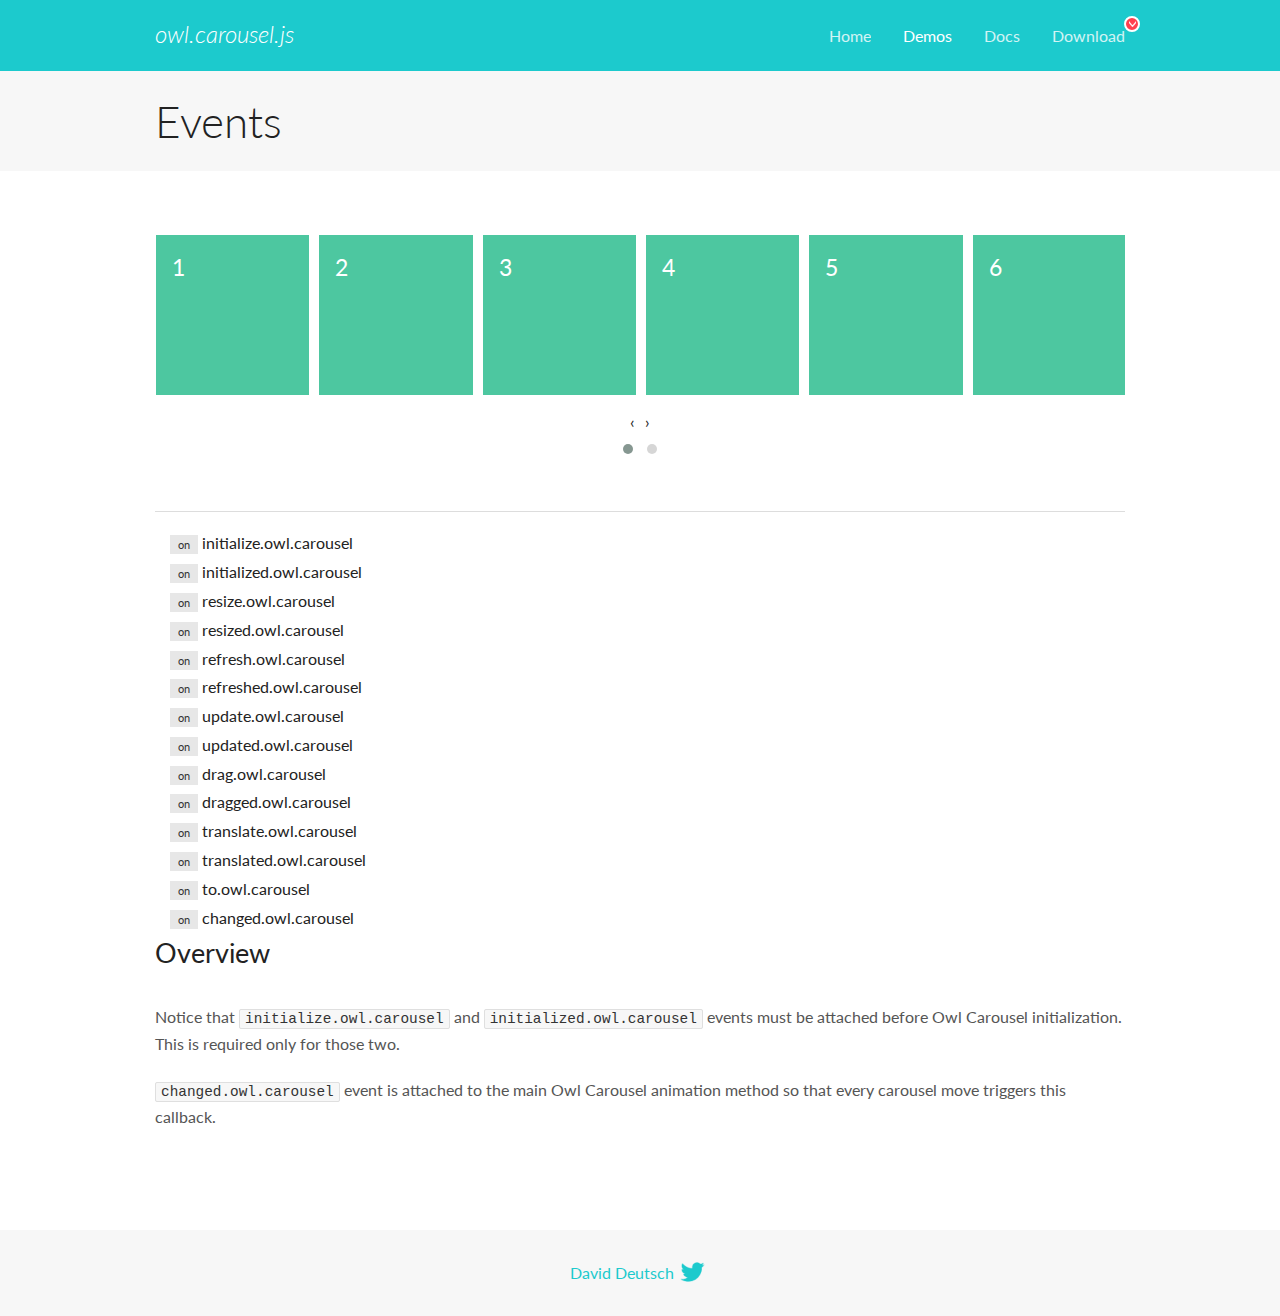
<file: assets/others/OwlCarousel/docs/demos/events.html>
<!DOCTYPE html>
<html lang="en">
  <head>

    <!-- head -->
    <meta charset="utf-8">
    <meta name="msapplication-tap-highlight" content="no" />
    <meta name="viewport" content="width=device-width, initial-scale=1.0" />
    <meta name="description" content="Events usage demo">
    <meta name="author" content="David Deutsch">
    <title>
      Events Demo | Owl Carousel | 2.3.4
    </title>

    <!-- Stylesheets -->
    <link href='https://fonts.googleapis.com/css?family=Lato:300,400,700,400italic,300italic' rel='stylesheet' type='text/css'>
    <link rel="stylesheet" href="../assets/css/docs.theme.min.css">

    <!-- Owl Stylesheets -->
    <link rel="stylesheet" href="../assets/owlcarousel/assets/owl.carousel.min.css">
    <link rel="stylesheet" href="../assets/owlcarousel/assets/owl.theme.default.min.css">

    <!-- HTML5 shim and Respond.js IE8 support of HTML5 elements and media queries -->

    <!--[if lt IE 9]>
      <script src="https://oss.maxcdn.com/libs/html5shiv/3.7.0/html5shiv.js"></script>
      <script src="https://oss.maxcdn.com/libs/respond.js/1.3.0/respond.min.js"></script>
    <![endif]-->

    <!-- Favicons -->
    <link rel="apple-touch-icon-precomposed" sizes="144x144" href="../assets/ico/apple-touch-icon-144-precomposed.png">
    <link rel="shortcut icon" href="../assets/ico/favicon.png">
    <link rel="shortcut icon" href="favicon.ico">

    <!-- Yeah i know js should not be in header. Its required for demos.-->

    <!-- javascript -->
    <script src="../assets/vendors/jquery.min.js"></script>
    <script src="../assets/owlcarousel/owl.carousel.js"></script>
  </head>
  <body>

    <!-- header -->
    <header class="header">
      <div class="row">
        <div class="large-12 columns">
          <div class="brand left">
            <h3>
              <a href="/OwlCarousel2/">owl.carousel.js</a> 
            </h3>
          </div>
          <a id="toggle-nav" class="right">
            <span></span> <span></span> <span></span> 
          </a> 
          <div class="nav-bar">
            <ul class="clearfix">
              <li> <a href="/OwlCarousel2/index.html">Home</a>  </li>
              <li class="active">
                <a href="/OwlCarousel2/demos/demos.html">Demos</a> 
              </li>
              <li> <a href="/OwlCarousel2/docs/started-welcome.html">Docs</a>  </li>
              <li>
                <a href="https://github.com/OwlCarousel2/OwlCarousel2/archive/2.3.4.zip">Download</a> 
                <span class="download"></span> 
              </li>
            </ul>
          </div>
        </div>
      </div>
    </header>

    <!-- title -->
    <section class="title">
      <div class="row">
        <div class="large-12 columns">
          <h1>Events</h1>
        </div>
      </div>
    </section>

    <!--  Demos -->
    <section id="demos">
      <div class="row">
        <div class="large-12 columns">
          <div class="owl-carousel owl-theme">
            <div class="item">
              <h4>1</h4>
            </div>
            <div class="item">
              <h4>2</h4>
            </div>
            <div class="item">
              <h4>3</h4>
            </div>
            <div class="item">
              <h4>4</h4>
            </div>
            <div class="item">
              <h4>5</h4>
            </div>
            <div class="item">
              <h4>6</h4>
            </div>
            <div class="item">
              <h4>7</h4>
            </div>
            <div class="item">
              <h4>8</h4>
            </div>
            <div class="item">
              <h4>9</h4>
            </div>
            <div class="item">
              <h4>10</h4>
            </div>
            <div class="item">
              <h4>11</h4>
            </div>
            <div class="item">
              <h4>12</h4>
            </div>
          </div>
          <hr>
          <div class="large-12 columns callbacks">
            <div><span class="label secondary initialize">on</span>  initialize.owl.carousel </div>
            <div><span class="label secondary initialized">on</span>  initialized.owl.carousel </div>
            <div><span class="label secondary resize">on</span>  resize.owl.carousel </div>
            <div><span class="label secondary resized">on</span>  resized.owl.carousel </div>
            <div><span class="label secondary refresh">on</span>  refresh.owl.carousel </div>
            <div><span class="label secondary refreshed">on</span>  refreshed.owl.carousel </div>
            <div><span class="label secondary update">on</span>  update.owl.carousel </div>
            <div><span class="label secondary updated">on</span>  updated.owl.carousel </div>
            <div><span class="label secondary drag">on</span>  drag.owl.carousel </div>
            <div><span class="label secondary dragged">on</span>  dragged.owl.carousel </div>
            <div><span class="label secondary translate">on</span>  translate.owl.carousel </div>
            <div><span class="label secondary translated">on</span>  translated.owl.carousel </div>
            <div><span class="label secondary to">on</span>  to.owl.carousel </div>
            <div><span class="label secondary changed">on</span>  changed.owl.carousel </div>
          </div>
          <h3 id="overview">Overview</h3>
          <p>Notice that <code>initialize.owl.carousel</code> and <code>initialized.owl.carousel</code> events must be attached before Owl Carousel initialization. This is required only for those two.</p>
          <p><code>changed.owl.carousel</code> event is attached to the main Owl Carousel animation method so that every carousel move triggers this callback.</p>
          <script>
            jQuery(document).ready(function($) {
              var owl = $('.owl-carousel');
              owl.on('initialize.owl.carousel initialized.owl.carousel ' +
                'initialize.owl.carousel initialize.owl.carousel ' +
                'resize.owl.carousel resized.owl.carousel ' +
                'refresh.owl.carousel refreshed.owl.carousel ' +
                'update.owl.carousel updated.owl.carousel ' +
                'drag.owl.carousel dragged.owl.carousel ' +
                'translate.owl.carousel translated.owl.carousel ' +
                'to.owl.carousel changed.owl.carousel',
                function(e) {
                  $('.' + e.type)
                    .removeClass('secondary')
                    .addClass('success');
                  window.setTimeout(function() {
                    $('.' + e.type)
                      .removeClass('success')
                      .addClass('secondary');
                  }, 500);
                });
              owl.owlCarousel({
                loop: true,
                nav: true,
                lazyLoad: true,
                margin: 10,
                video: true,
                responsive: {
                  0: {
                    items: 1
                  },
                  600: {
                    items: 3
                  },
                  960: {
                    items: 5,
                  },
                  1200: {
                    items: 6
                  }
                }
              });
            });
          </script>
        </div>
      </div>
    </section>

    <!-- footer -->
    <footer class="footer">
      <div class="row">
        <div class="large-12 columns">
          <h5>
            <a href="/OwlCarousel2/docs/support-contact.html">David Deutsch</a> 
            <a id="custom-tweet-button" href="https://twitter.com/share?url=https://github.com/OwlCarousel2/OwlCarousel2&text=Owl Carousel - This is so awesome! " target="_blank"></a> 
          </h5>
        </div>
      </div>
    </footer>

    <!-- vendors -->
    <script src="../assets/vendors/highlight.js"></script>
    <script src="../assets/js/app.js"></script>
  </body>
</html>
</file>
<file: assets/css/style.css>
/*GLOBAL START*/

* {margin:0px; padding: 0px; outline: none;}

html, body, div, span, applet, object, iframe,
h1, h2, h3, h4, h5, h6, p, blockquote, pre,
a, abbr, acronym, address, big, cite, code,
del, dfn, em, img, ins, kbd, q, s, samp,
small, strike, strong, sub, sup, tt, var,
b, u, i, center,
dl, dt, dd, ol, ul, li,
fieldset, form, label, legend,
table, caption, tbody, tfoot, thead, tr, th, td,
article, aside, canvas, details, embed, 
figure, figcaption, footer, header, hgroup, 
menu, nav, output, ruby, section, summary,
time, mark, audio, video {
	margin: 0;
	padding: 0;
	border: 0;
	font-size: 100%;
	font: inherit;
	vertical-align: baseline;
}

._container{
    width:100%;
    padding:0px 30px;
    box-sizing: border-box;
}

:root{
    --mygreen:rgb(25,149,136);
    --mypink:rgb(230,42,101);
    --mygray:rgb(41,53,68);
    --mydarkgray:rgb(33,42,54);
    --myyellow:rgb(252,201,2);
    --mywhite:rgb(255,255,255);
    --mylightgray:rgb(241,244,250);
    --myskyblue:rgb(60,78,186);
    --myred:rgb(211,32,35);
    --myorange:rgb(255,108,22);
    --myblack:rgb(0,0,0);

}

html{
    font-family: 'Roboto', sans-serif;
    font-family: 'Oswald', sans-serif;    
    font-family: 'Inter', sans-serif;

    font-family: 'Oswald', sans-serif;
    font-family: 'Poppins', sans-serif;
    font-family: 'Roboto', sans-serif;
    font-family: 'Inter', sans-serif;
}
/*GLOBAL*/

/*HEAD*/

header{
    background-color: var(--mygray);
    width: 100%;
}

header>.head{
    height:128px;
    justify-content: space-between;
    align-items: center;
    display: flex;
}

.search{
    width: 540px;
    height: 45px;
    border-radius: 45px;
    overflow: hidden;
    background-color: beige;
    display:flex;
    box-sizing: border-box;
}

.search>.dd{
    display: block;
    height:45px;
    width:148px;
    padding-left:15px;
    line-height: 45px;
    cursor: pointer;
    position: relative;
    border: none;
    outline: none;
}
.search>.dd::after{
    content: "\f107";
    font-family: 'FontAwesome';
    position: absolute;
    line-height: 18px;
    font-size: 10px;
    top:15px;
    right:-8px;
    width:15px;
    height:15px;
    border-radius: 10px;
    background-color: var(--myyellow);
    z-index: 1;
}

.search .dd option{
    padding-top:100px auto;
    display: block;
}


.search input[type="text"]{
    width:230px;
    height: 45px;
    padding:0px 20px;
    border: none;
    outline: none;
    box-sizing: border-box;
}

.search>.btn{
    background-color: var(--myyellow);
    width:162px;
    text-align: center;
    line-height: 30px;
    color: var(--myblack);
    cursor: pointer;
    border-radius: initial;
}

.search>.btn:hover{
    background-color: var(--myblack);
    width:162px;
    text-align: center;
    line-height: 30px;
    color: var(--mywhite);
    cursor: pointer;
    border-radius: initial;
   }

.socialicons{
    display: flex;
    justify-content: space-between;
    color: var(--mywhite);
    width:300px;
    font-size: 20px;
}

.socialicons>.whatsapp{
    color:var(--mywhite);
    position: relative;
    text-decoration: none;
    font-size: 16px;
}

.socialicons>.whatsapp::before{
    position: absolute;
    font-family: 'FontAwesome';
    content:'\f232';
    color:var(--myyellow);
    font-size: 30px;
    left:-40px;
}

.socialicons>.whatsapp::after{
    position: absolute;
    content:'9821671927';
    color:var(--myyellow);
    font-size: 16px;
    left:0px;
    top:16px;
}
nav{
    position: relative;
    width: 100%;
    background-color: var(--mydarkgray);
}

nav>._container{
    height:90px;
    color: var(--mywhite);
    align-items: center;
    justify-content: space-between;
    display: flex;
}

nav>._container>.cartbox{
    font-size: 20px;
    width:80px;
    display: flex;
    position: relative;
    justify-content: space-between;
}

nav>._container>.cartbox>.count{
    width:18px;
    height: 18px;
    border-radius: 16px;
    background-color: var(--myyellow);
    position: absolute;
    text-align: center;
    font-size: 14px;
    color:var(--myblack);
    left:16px;
    top:-8px;
}

nav>._container>.cartbox p{
    font-size: 12px;
    padding: 0px 10px;
    box-sizing: border-box;
}


/*
.catagoerybtn{
    width:350px;
    height:64px;
    background-color: var(--myyellow);
    color: var(--myblack);
    box-sizing: border-box;
    padding: 30px auto;
    align-items: center;
}

.catagoerybtn>span{
    width:100%;
    display: flex;
    box-sizing: border-box;
    padding: 10px;
    align-items: center;
}

.catagoerybtn>span>i{
    padding: 0px 10px;
}
*/

.catagoerybtn{
    width:288px;
    background-color: var(--myyellow);
    color: var(--myblack);
    box-sizing: border-box;
    padding: 13px 20px;
    display: flex;
    align-items: center;
    position: relative;
}
.catagoerybtn .hamburg-icon {
    margin-right: 15px;
}

.catagoerybtn_dd{
    z-index: 21;
    width: 300px;
    background-color: var(--mywhite);
    top:0px;
    position: absolute;
    top:50px;
    left: 0px;
    box-sizing: border-box;
    border:2px solid var(--myyellow);
}


.catagoerybtn_dd>ul>li{
    list-style: none;
    display: block;
    color: var(--mygray);
    padding: 0px 5px;
    background-color: transparent;
    position: relative;
}

.catagoerybtn_dd>ul>li:hover{
    background-color: var(--mylightgray);
}

.catagoerybtn_dd>ul>li>a{
display: flex;
justify-content: space-between;
 padding: 18px 10px;
 text-decoration: none;
 color: var(--myblack);
 font-weight: 500;
}

.catagoerybtn_dd>ul>li>.dd::after{
    content: '\f078';
    font-family: 'FontAwesome';
    font-size: 10px;
}

.catagoerybtn_dd>ul>li:hover >.submenu,
.catagoerybtn_dd>ul>li:hover >.submenuB
{
    display: initial;
}

.submenu, .submenuB{
    position: absolute;
    z-index: 1;
    left:295px;
    top:0px;
    width:700px;
    background-color: var(--mywhite);
    box-shadow: -5px 5px 8px 0px rgba(0, 0, 0, 0.1);
    display: none;
}
.submenu>.list{
    width:33.3%;
    float: left;
    box-sizing:border-box;
    padding:10px 0px;
}
.submenu>.list>ul>li{
    list-style: none;
}

.submenu>.list>ul>li:hover{
    list-style: none;
    background-color: var(--mylightgray);
}

.submenu>.list>ul>li>a{
    color:var(--mydarkgray);
    display: block;
    padding:8px 15px;
}

.submenu>.list>ul>li>a:hover{
    text-decoration: none;
}

.submenu>.list>ul>li>.title{
    font-weight: 600;
}

.submenuB>.list{
    width:50%;
    float: left;
    box-sizing:border-box;
}

.links ul{
    display: flex;
}

.links ul li{
    list-style: none;
    display: block;
    padding: 10px 15px;
}

.links>ul>li>.greenbadage{
    font-size: 10px;
    border-radius: 3px;
    padding: 3px;
    background-color: var(--mygreen);
    color:var(--mywhite);
}

.links>ul>li>.pinkbadage{
    font-size: 10px;
    border-radius: 3px;
    padding: 3px;
    background-color: var(--mypink);
    color:var(--mywhite);
}

.links>ul>li>i{
    font-size: 4px;
}

/*productslider*/
.productslider> ._container{
    height: 100px;
    margin:20px auto;
}

.productcol{
    display: flex;
    align-items: center;
}

.productcol p{
    margin: 0px 10px;
    float: left;
    font-size: 10px;
    font-weight: 900;
}

.productimg{
    width: 100px;
    height: 100px;
    border-radius: 100px;
    overflow: hidden;
}

/*Product slider ends*/

.productslider .carousel-control-prev,
.productslider .carousel-control-next{
    color:var(--myblack);
    font-size: 16px;
    width: 5%;
    opacity: .5;
}

.carousel-control-prev,
.carousel-control-next{
    color: var(--mywhite);
    font-weight: 900;
    background-color: transparent;
    border: none;
    font-size: 40px;
    opacity: .1;
}

.carousel-control-prev:hover,
.carousel-control-next:hover{
    opacity: 1;
}

.carousel-control-prev>.bannerbtn,
.carousel-control-next>.bannerbtn
{
    width:100px;
    height:100px;
    background-color: var(--myblack);
    border-radius: 100px;
    display: flex;
    justify-content: center;
    align-items: center;
}

.p_imgholder{
    width:100px;
    height:100px;
    border-radius: 100px;
    overflow: hidden;
}

.p_imgholder img{
    width:100%;
}


/*HEAD END*/

/*BANNER*/
.carousel{
    width: 100%;
    height: auto;
    overflow: hidden;
}

.carousel-item{
    position: relative;
}

.slidertext1{
    position: absolute;
    width: 600px;
    top:20%;
    left:8%;
    color:var(--myblack);
}

.slidertext2{
    position: absolute;
    width: 600px;
    top:20%;
    left:52%;
    color:var(--myblack);
}

.slidertext1>h1, .slidertext2>h1{
    font-size: 60px;
    font-weight: 600;
    font-family: "Poppins";
}

.slidertext1>.ctabtn, .slidertext2>.ctabtn{
    font-family: "PoppinsThin100";
    font-weight: 100;
    margin:5px auto;
    padding:15px 10px;
    width:350px;
    box-sizing: border-box;
    background-color: var(--myyellow);
}

.slidertext1>.fromtxt, .slidertext2>.fromtxt{
    position: absolute;
}

.slidertext1>.cost>.bigtxt, .slidertext2>.cost>.bigtxt{
    font-size: 40px;
    font-weight: 600;
}

.slidertext1>.codebox, .slidertext2>.codebox{
    color:var(--myblack);
}

.slidertext1>a, .slidertext2>a{
    position: absolute;
    background-color: var(--mygray);
    padding: 15px 30px;
    right:30px;
    top:220px;
    border-radius: 30px;
    text-decoration: none;
    color:var(--mywhite);
}

.slidertext1>.codebox, .slidertext2>.codebox{
    padding:15px;
    width: 230px;
    position: absolute;
    left:150px;
    top:220px;
    border:2px dashed var(--myblack);

}

/*BANNER END*/

/*TOP PRODUCTS*/
.mainbody{
    width: 100%;
    height: auto;
    margin:20px auto;
}

.topproducts{
    width: 100%;
    height: auto;
    display: flex;
    justify-content: space-between;
}

.topproducts>.item1>img,
.topproducts>.item2>img,
.topproducts>.item3>img{
    float: right;
}

.topproducts>div{
    width:32%;
    flex-wrap: nowrap;
    height:200px;
    position: relative;
    overflow: hidden;
}

.topproducts>div>.contentbox{
    position: absolute;
    width:250px;
    height:150px;
    left:30px;
    top:50px;
}

.topproducts>div>.contentbox>h2{
    font-weight: 900;
    font-size: 22px;
    padding:10px auto;
    float: left;
    width:100%;
}

.topproducts>div>.contentbox>.badage{
    margin:10px auto;
    border-radius: 5px;
    padding: 2px 12px;
    color: var(--mywhite);
    background-color: var(--myorange);
}

.topproducts>div>.contentbox>p{
    margin:10px auto;
}

.topproducts>.item1{
    background-color: var(--myskyblue);
    color: var(--mywhite);
}

.topproducts>.item2{
    background-color: var(--myyellow);
    color: var(--myblack);
}

.topproducts>.item3{
    background-color: var(--myred);
    color: var(--mywhite);
}

.topproducts>.item2>.contentbox>a{
    float: left;
    margin-top: 10px;
    text-decoration: none;
    color:var(--mywhite);
    background-color: var(--myblack);
    padding:10px 25px;
    border-radius: 20px;
    font-weight: 900;
    font-size: 14px;
}

.topproducts>.item2>.contentbox>a:hover{
    float: left;
    margin-top: 10px;
    text-decoration: none;
    color:var(--myblack);
    background-color: var(--mywhite);
    padding:10px 25px;
    border-radius: 20px;
    font-weight: 900;
    font-size: 14px;
}


.topproducts>.item3>.contentbox>a, 
.topproducts>.item1>.contentbox>a{
    float: left;
    margin-top: 10px;
    text-decoration: none;
    color:var(--myblack);
    background-color: var(--mywhite);
    padding:10px 25px;
    border-radius: 20px;
    font-weight: 900;
    font-size: 14px;
}

.topproducts>.item3>.contentbox>a:hover, 
.topproducts>.item1>.contentbox>a:hover{
    float: left;
    margin-top: 10px;
    text-decoration: none;
    color:var(--myblack);
    background-color: var(--myyellow);
    padding:10px 25px;
    border-radius: 20px;
    font-weight: 900;
    font-size: 14px;
}
/*TOP PRODUCTS ENDS*/

/*TREND PRODUCT*/
.tabsection{
    width: 100%;
    margin-top:20px;
    float:left;
}

.tabsection>.tabhead{
    display: flex;
    justify-content: space-between;
    height:50px;
    align-items: center;
    border-bottom: 5px solid var(--myyellow);
}

.tabsection>.tabhead{
    align-items: center;
}

.tabsection>.tabhead>.heading{
    font-size: 30px;
}

.tabsection>.tabhead>.navtab>button{
    border:none;
    display: block;
    float: left;
    height: 50px;
    padding: 20px;
    border-radius: 5px;
    margin:0px 2px;
    font-weight: 600;
    font-size: 12px;
    background-color: transparent;
    outline: none;
}

.tabsection>.tabhead>.navtab>button:hover{
    border:none;
    display: block;
    float: left;
    height: 50px;
    background-color: var(--myyellow);
    padding: 20px;
    border-radius: 5px;
    margin:0px 2px;
    font-weight: 600;
    font-size: 12px;
    outline: none;
}
.tabsection>.tabhead>.navtab>.arrowbtn{
    padding: 15px 10px;
    cursor: pointer;
    float: left;
    align-items: center;
    color:var(--mydarkgray);
    background-color: transparent;
}

.tabsection>.tabhead>.navtab>.arrowbtn>.fa-solid{
    color:red;
}

.tabsection>.trendItems>.featured,
.tabsection>.trendItems>.seller,
.tabsection>.trendItems>.trend{
    display: none;
}

/*feature product crousel*/

.owl-carousel .item{
    border:1px solid var(--mylightgray);
    height: 350px;
    margin-top:15px;
    text-align: center;
}

.owl-carousel .item .image{
    margin:50px auto;
    width:150px;
    height:100px;
}

.owl-carousel .item .image>img{
    width:80%;
    height:auto;
}

.owl-carousel .item .discription{
    display: inline-block;
    text-align: left;
    font-weight: 600;
    font-size: 12px;
    padding:0px 15px;
    color:var(--myskyblue);
}

.owl-carousel .item .cost{
    font-weight: 600;
    padding: 15px;
    text-align: center;
}

.owl-carousel .item .cost::before{
    content: '\e1bc';
    font-family: 'FontAwesome';
    font-size: 10px;
    padding: 0px 3px;
    vertical-align: super;
}

.owl-carousel .item input[type=button]{
    margin:0px auto;
    float:none;
    padding:10px 15px;
    border: none;
    background-color: var(--myyellow);
    border-radius: 15px;
    font-size: 14px;
}
/* Crousels */

/*Banner start*/
.banner{
    width:100%;
    margin:20px auto;
    float:left;
    display: flex;
}

.banner>img{
    width:100%;
}
/*Banner end*/

.brands{
    display: flex;
    margin:20px auto;
    justify-content: space-between;
}

.brands>.item{
    width:19%;
    height:250px;
    background-color: var(--mylightgray)
}

.services{
    margin:15px auto;
    width: 100%;
    height: auto;
    display: flex;
    justify-content: space-between;
    background-color: var(--mylightgray);
}

.services>.item{
    width: 23%;
    height:100px;
}

.bestProducts{
    width: 100%;
    height: auto;
    display: flex;
    justify-content: space-between;
}

.bestProducts>.item{
    width: 48%;
    height: 250px;
}

.bestProducts>.p_speaker{
    background-color: var(--myred);
}

.bestProducts>.p_watch{
    background-color: var(--myskyblue);
}

.crouselwrapper{
    display: flex;
    justify-content: space-between;
}

.staticBanner{
    width: 15%;
    height:350px;
    background-color: var(--myyellow);
    margin-top: 15px;
}

._trendingProducts{
    width:84%;
}
</file>
